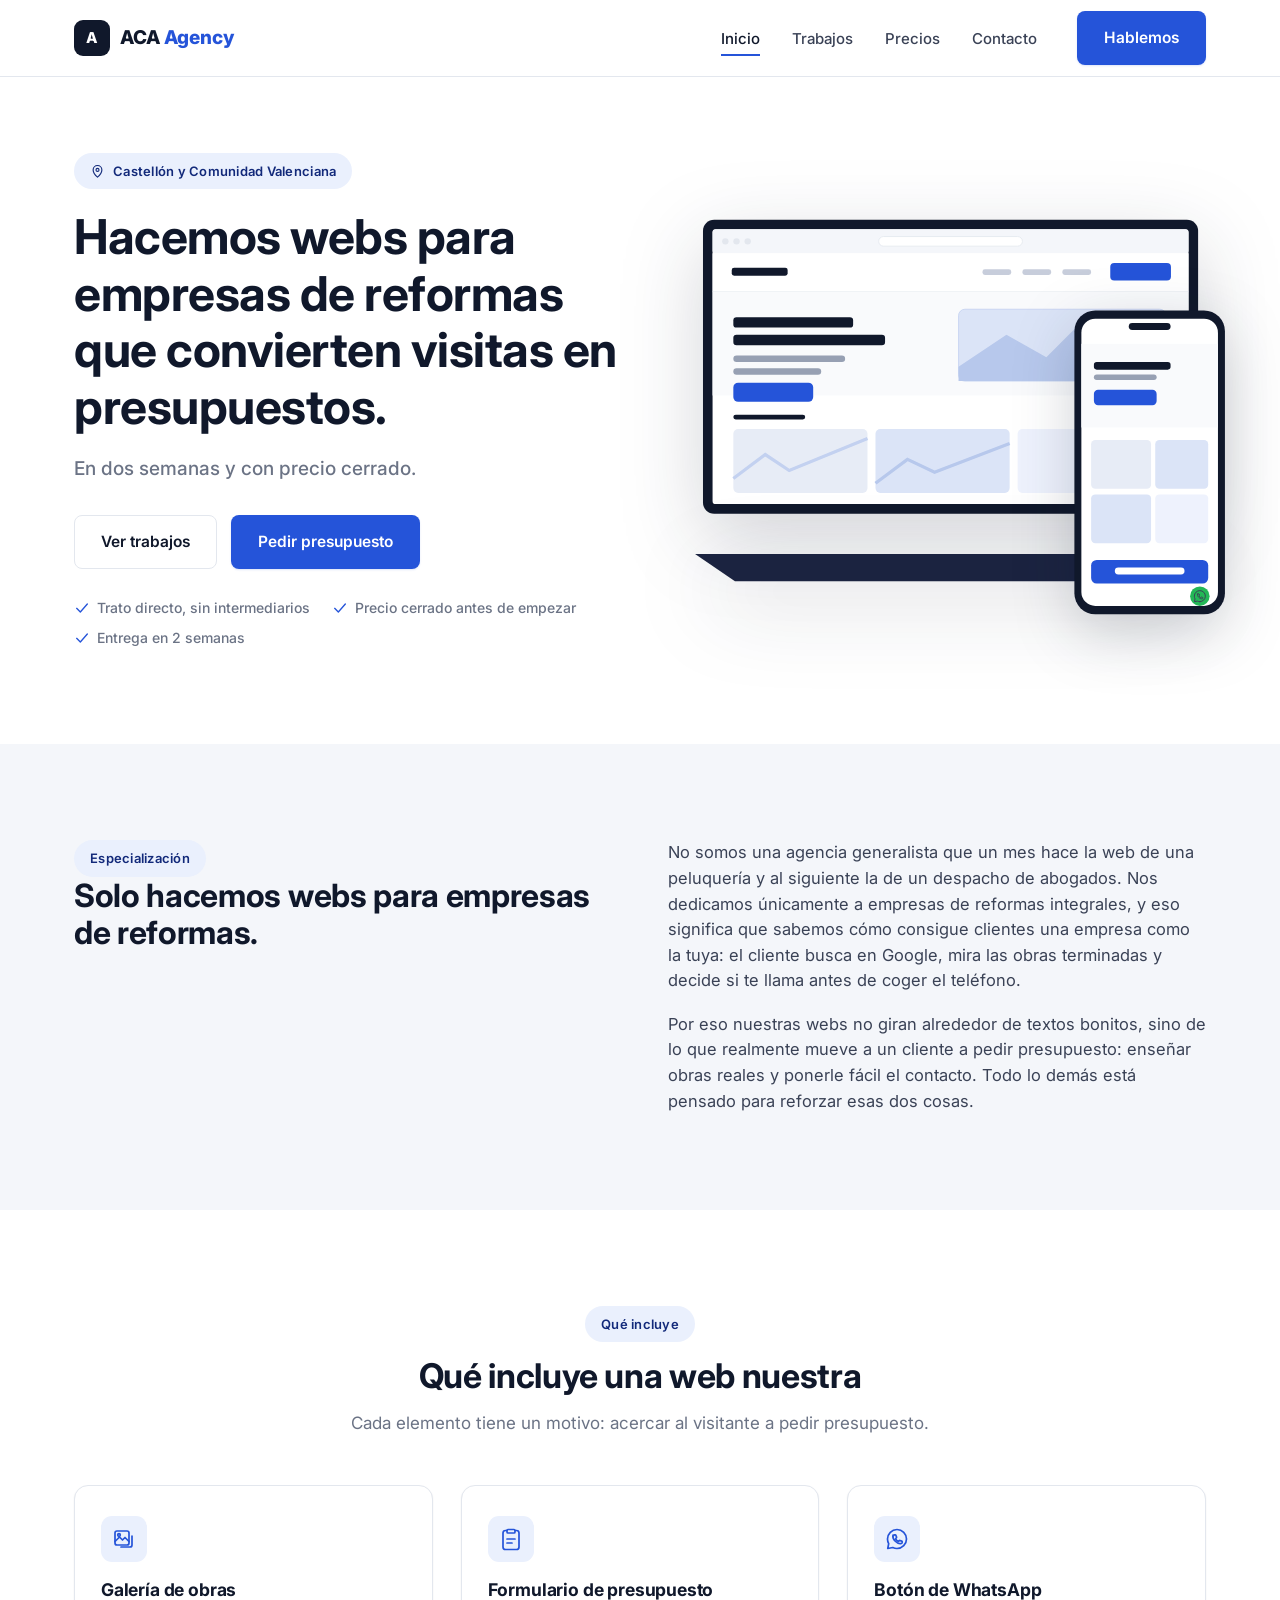
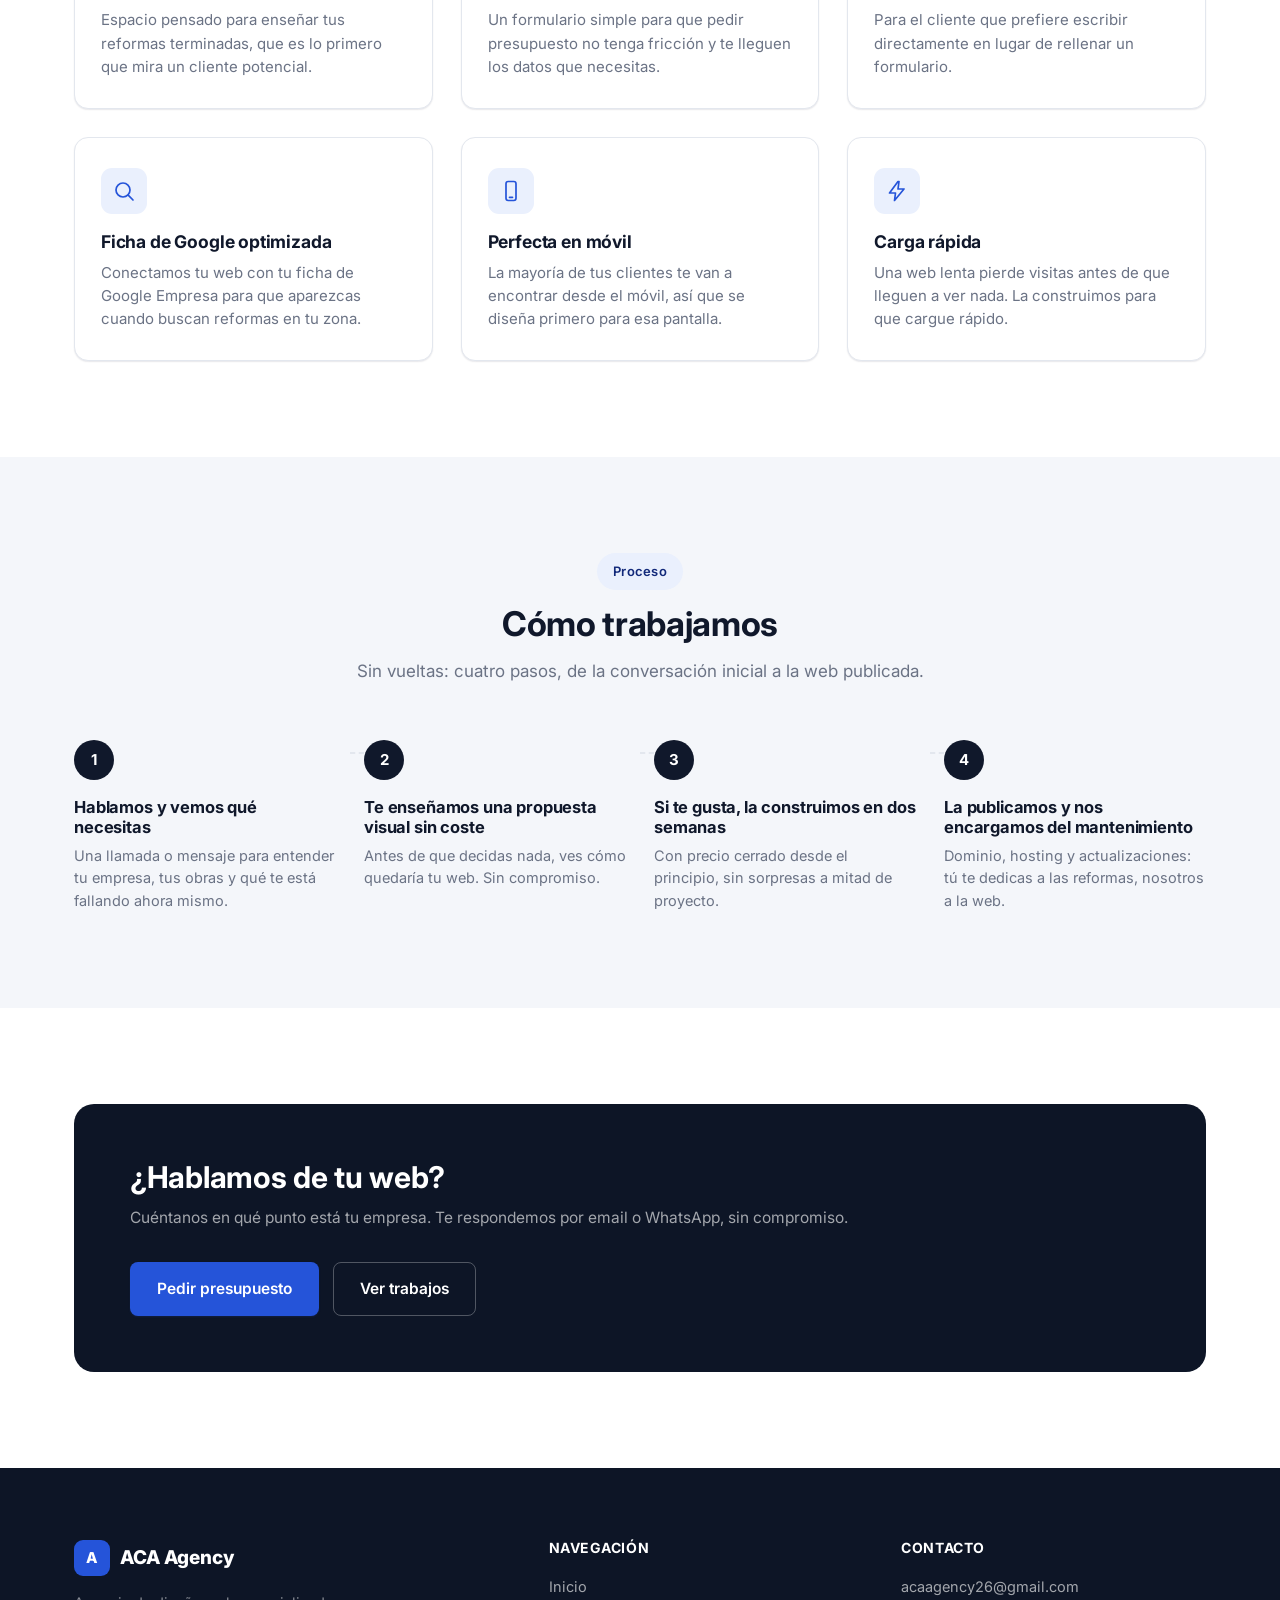
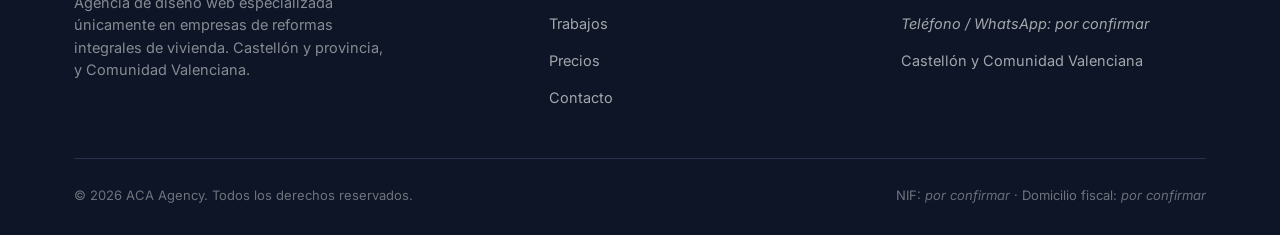
<file: index.html>
<!DOCTYPE html>
<html lang="es">
<head>
<meta charset="UTF-8">
<meta name="viewport" content="width=device-width, initial-scale=1.0">
<title>ACA Agency | Webs para empresas de reformas</title>
<meta name="description" content="Diseñamos webs para empresas de reformas integrales que convierten visitas en solicitudes de presupuesto. Entrega en dos semanas, precio cerrado. Castellón y Comunidad Valenciana.">
<link rel="icon" href="data:image/svg+xml,<svg xmlns=%22http://www.w3.org/2000/svg%22 viewBox=%220 0 100 100%22><rect width=%22100%22 height=%22100%22 rx=%2222%22 fill=%22%2310182b%22/><text x=%2250%22 y=%2266%22 font-size=%2244%22 font-weight=%22800%22 text-anchor=%22middle%22 fill=%22%23ffffff%22 font-family=%22Arial,sans-serif%22>A</text></svg>">
<link rel="preconnect" href="https://fonts.googleapis.com">
<link rel="preconnect" href="https://fonts.gstatic.com" crossorigin>
<link href="https://fonts.googleapis.com/css2?family=Inter:wght@400;500;600;700;800&display=swap" rel="stylesheet">
<link rel="stylesheet" href="styles.css">
</head>
<body>

<!-- ===== SPRITE DE ICONOS ===== -->
<svg width="0" height="0" style="position:absolute" aria-hidden="true" focusable="false">
<defs>
  <symbol id="icon-menu" viewBox="0 0 24 24" fill="none" stroke="currentColor" stroke-width="1.8" stroke-linecap="round"><line x1="3" y1="6" x2="21" y2="6"/><line x1="3" y1="12" x2="21" y2="12"/><line x1="3" y1="18" x2="21" y2="18"/></symbol>
  <symbol id="icon-close" viewBox="0 0 24 24" fill="none" stroke="currentColor" stroke-width="1.8" stroke-linecap="round"><line x1="5" y1="5" x2="19" y2="19"/><line x1="19" y1="5" x2="5" y2="19"/></symbol>
  <symbol id="icon-pin" viewBox="0 0 24 24" fill="none" stroke="currentColor" stroke-width="1.8" stroke-linecap="round" stroke-linejoin="round"><path d="M12 21s7-6.2 7-11.6A7 7 0 0 0 5 9.4C5 14.8 12 21 12 21Z"/><circle cx="12" cy="9.4" r="2.4"/></symbol>
  <symbol id="icon-check" viewBox="0 0 24 24" fill="none" stroke="currentColor" stroke-width="2" stroke-linecap="round" stroke-linejoin="round"><path d="M4 12.5 9.5 18 20 6"/></symbol>
  <symbol id="icon-gallery" viewBox="0 0 24 24" fill="none" stroke="currentColor" stroke-width="1.7" stroke-linecap="round" stroke-linejoin="round"><rect x="3" y="4" width="14" height="14" rx="2"/><path d="M3 14.5 7.5 10l3 3 2.5-2.5L17 14.5"/><circle cx="7" cy="8" r="1.3"/><path d="M9 20h9a2 2 0 0 0 2-2V9"/></symbol>
  <symbol id="icon-form" viewBox="0 0 24 24" fill="none" stroke="currentColor" stroke-width="1.7" stroke-linecap="round" stroke-linejoin="round"><path d="M8 3.5H6.5A2.5 2.5 0 0 0 4 6v14a2.5 2.5 0 0 0 2.5 2.5h11A2.5 2.5 0 0 0 20 20V6a2.5 2.5 0 0 0-2.5-2.5H16"/><rect x="8" y="2.5" width="8" height="3.5" rx="1"/><line x1="8" y1="12" x2="16" y2="12"/><line x1="8" y1="16" x2="13" y2="16"/></symbol>
  <symbol id="icon-whatsapp" viewBox="0 0 24 24" fill="none" stroke="currentColor" stroke-width="1.7" stroke-linecap="round" stroke-linejoin="round"><path d="M12 21.5c5.25 0 9.5-4.25 9.5-9.5S17.25 2.5 12 2.5 2.5 6.75 2.5 12c0 1.68.44 3.26 1.2 4.63L2.75 21.5l5.02-.97A9.44 9.44 0 0 0 12 21.5Z"/><path d="M8.5 8.7c.15-.55.65-.9 1.2-.85h.55c.35 0 .6.25.7.55l.6 1.7c.1.3 0 .6-.2.8l-.6.6c-.1.1-.15.3-.05.45.5.9 1.5 1.9 2.4 2.4.15.1.35.05.45-.05l.6-.6c.2-.2.5-.3.8-.2l1.7.6c.3.1.55.35.55.7v.55c.05.55-.3 1.05-.85 1.2-1.9.5-4.35-.6-6.05-2.3-1.7-1.7-2.8-4.15-2.3-6.05Z"/></symbol>
  <symbol id="icon-search" viewBox="0 0 24 24" fill="none" stroke="currentColor" stroke-width="1.7" stroke-linecap="round" stroke-linejoin="round"><circle cx="11" cy="11" r="7"/><line x1="16.2" y1="16.2" x2="21" y2="21"/></symbol>
  <symbol id="icon-mobile" viewBox="0 0 24 24" fill="none" stroke="currentColor" stroke-width="1.7" stroke-linecap="round" stroke-linejoin="round"><rect x="7" y="2.5" width="10" height="19" rx="2.2"/><line x1="10.5" y1="18.3" x2="13.5" y2="18.3"/></symbol>
  <symbol id="icon-bolt" viewBox="0 0 24 24" fill="none" stroke="currentColor" stroke-width="1.7" stroke-linecap="round" stroke-linejoin="round"><path d="M13 2.5 4.5 14h6l-1 7.5L19 10h-6l1-7.5Z"/></symbol>
  <symbol id="icon-mail" viewBox="0 0 24 24" fill="none" stroke="currentColor" stroke-width="1.7" stroke-linecap="round" stroke-linejoin="round"><rect x="2.5" y="4.5" width="19" height="15" rx="2.3"/><path d="m3.5 6 8.5 6.5L20.5 6"/></symbol>
  <symbol id="icon-phone" viewBox="0 0 24 24" fill="none" stroke="currentColor" stroke-width="1.7" stroke-linecap="round" stroke-linejoin="round"><path d="M5 3.5h3l1.6 4.3-2 1.7a13 13 0 0 0 6.9 6.9l1.7-2 4.3 1.6v3a1.6 1.6 0 0 1-1.7 1.6A16.5 16.5 0 0 1 3.4 5.2 1.6 1.6 0 0 1 5 3.5Z"/></symbol>
  <symbol id="icon-plus" viewBox="0 0 24 24" fill="none" stroke="currentColor" stroke-width="1.9" stroke-linecap="round"><line x1="12" y1="5" x2="12" y2="19"/><line x1="5" y1="12" x2="19" y2="12"/></symbol>
  <symbol id="icon-info" viewBox="0 0 24 24" fill="none" stroke="currentColor" stroke-width="1.7" stroke-linecap="round" stroke-linejoin="round"><circle cx="12" cy="12" r="9"/><line x1="12" y1="11" x2="12" y2="16.5"/><circle cx="12" cy="7.7" r="0.9" fill="currentColor" stroke="none"/></symbol>
  <symbol id="icon-clock" viewBox="0 0 24 24" fill="none" stroke="currentColor" stroke-width="1.7" stroke-linecap="round" stroke-linejoin="round"><circle cx="12" cy="12" r="9"/><path d="M12 7v5.3l3.5 2"/></symbol>
</defs>
</svg>

<!-- ===== CABECERA ===== -->
<header class="site-header">
  <div class="container">
    <a href="index.html" class="brand">
      <span class="brand-mark">A</span>
      <span class="brand-name">ACA <span>Agency</span></span>
    </a>
    <nav class="site-nav" id="site-nav">
      <ul class="nav-links">
        <li><a href="index.html" aria-current="page">Inicio</a></li>
        <li><a href="trabajos.html">Trabajos</a></li>
        <li><a href="precios.html">Precios</a></li>
        <li><a href="contacto.html">Contacto</a></li>
      </ul>
      <div class="header-actions">
        <a href="contacto.html" class="btn btn-primary">Hablemos</a>
      </div>
    </nav>
    <button class="nav-toggle" aria-label="Abrir menú" aria-expanded="false" aria-controls="site-nav">
      <svg class="icon-menu"><use href="#icon-menu"/></svg>
      <svg class="icon-close"><use href="#icon-close"/></svg>
    </button>
  </div>
</header>

<main>

  <!-- ===== HERO ===== -->
  <section class="hero">
    <div class="container">
      <div class="hero-copy">
        <span class="eyebrow"><svg><use href="#icon-pin"/></svg> Castellón y Comunidad Valenciana</span>
        <h1>Hacemos webs para empresas de reformas que convierten visitas en presupuestos.</h1>
        <p class="hero-sub">En dos semanas y con precio cerrado.</p>
        <div class="hero-actions">
          <a href="trabajos.html" class="btn btn-secondary">Ver trabajos</a>
          <a href="contacto.html" class="btn btn-primary">Pedir presupuesto</a>
        </div>
        <ul class="hero-trust">
          <li><svg><use href="#icon-check"/></svg> Trato directo, sin intermediarios</li>
          <li><svg><use href="#icon-check"/></svg> Precio cerrado antes de empezar</li>
          <li><svg><use href="#icon-check"/></svg> Entrega en 2 semanas</li>
        </ul>
      </div>

      <div class="hero-visual">
        <div class="mockup-stage">
          <!-- Mockup portátil -->
          <svg class="mockup-laptop" viewBox="0 0 640 430" xmlns="http://www.w3.org/2000/svg">
            <rect x="10" y="6" width="620" height="368" rx="14" fill="#10182b"/>
            <rect x="22" y="18" width="596" height="344" rx="4" fill="#ffffff"/>
            <!-- barra navegador -->
            <rect x="22" y="18" width="596" height="30" rx="4" fill="#f4f6fa"/>
            <circle cx="38" cy="33" r="4" fill="#e3e7ee"/>
            <circle cx="52" cy="33" r="4" fill="#e3e7ee"/>
            <circle cx="66" cy="33" r="4" fill="#e3e7ee"/>
            <rect x="230" y="27" width="180" height="12" rx="6" fill="#ffffff" stroke="#e3e7ee"/>
            <!-- header del sitio -->
            <rect x="22" y="48" width="596" height="48" fill="#ffffff"/>
            <rect x="46" y="66" width="70" height="10" rx="3" fill="#10182b"/>
            <rect x="360" y="68" width="36" height="7" rx="3" fill="#c7cddb"/>
            <rect x="410" y="68" width="36" height="7" rx="3" fill="#c7cddb"/>
            <rect x="460" y="68" width="36" height="7" rx="3" fill="#c7cddb"/>
            <rect x="520" y="60" width="76" height="22" rx="5" fill="#2554d9"/>
            <line x1="22" y1="96" x2="618" y2="96" stroke="#e3e7ee"/>
            <!-- hero del sitio -->
            <rect x="22" y="96" width="596" height="130" fill="#f9fafc"/>
            <rect x="48" y="128" width="150" height="13" rx="4" fill="#10182b"/>
            <rect x="48" y="150" width="190" height="13" rx="4" fill="#10182b"/>
            <rect x="48" y="176" width="140" height="8" rx="4" fill="#97a0b3"/>
            <rect x="48" y="192" width="110" height="8" rx="4" fill="#97a0b3"/>
            <rect x="48" y="210" width="100" height="24" rx="6" fill="#2554d9"/>
            <rect x="330" y="118" width="260" height="90" rx="8" fill="#dbe4f7"/>
            <rect x="330" y="118" width="260" height="90" rx="8" fill="none" stroke="#c3d1f0"/>
            <path d="M330 190 L390 150 L440 178 L480 138 L590 185 L590 208 L330 208 Z" fill="#b7c8ec"/>
            <!-- galería de obras -->
            <rect x="48" y="250" width="90" height="6" rx="3" fill="#10182b"/>
            <rect x="48" y="268" width="168" height="80" rx="6" fill="#e7ecf6"/>
            <rect x="226" y="268" width="168" height="80" rx="6" fill="#dbe4f7"/>
            <rect x="404" y="268" width="192" height="80" rx="6" fill="#eef2fd"/>
            <path d="M48 330 L88 300 L118 320 L216 280" stroke="#c3d1f0" stroke-width="4" fill="none"/>
            <path d="M226 336 L266 306 L300 322 L394 286" stroke="#b7c8ec" stroke-width="4" fill="none"/>
          </svg>

          <!-- soporte del portátil -->
          <svg class="mockup-laptop" viewBox="0 0 640 40" xmlns="http://www.w3.org/2000/svg" style="margin-top:-4px">
            <path d="M0 0 H640 L590 34 H50 Z" fill="#1b2340"/>
          </svg>

          <!-- Mockup móvil -->
          <svg class="mockup-phone" viewBox="0 0 220 440" xmlns="http://www.w3.org/2000/svg">
            <rect x="2" y="2" width="216" height="436" rx="30" fill="#10182b"/>
            <rect x="12" y="14" width="196" height="412" rx="20" fill="#ffffff"/>
            <rect x="80" y="20" width="60" height="10" rx="5" fill="#10182b"/>
            <rect x="12" y="50" width="196" height="120" fill="#f9fafc"/>
            <rect x="30" y="76" width="110" height="11" rx="4" fill="#10182b"/>
            <rect x="30" y="94" width="90" height="8" rx="4" fill="#97a0b3"/>
            <rect x="30" y="116" width="90" height="22" rx="6" fill="#2554d9"/>
            <rect x="26" y="188" width="86" height="70" rx="6" fill="#e7ecf6"/>
            <rect x="118" y="188" width="76" height="70" rx="6" fill="#dbe4f7"/>
            <rect x="26" y="266" width="86" height="70" rx="6" fill="#dbe4f7"/>
            <rect x="118" y="266" width="76" height="70" rx="6" fill="#eef2fd"/>
            <rect x="26" y="360" width="168" height="34" rx="8" fill="#2554d9"/>
            <rect x="60" y="371" width="100" height="10" rx="5" fill="#ffffff"/>
            <circle cx="182" cy="412" r="14" fill="#23b757"/>
            <svg x="172" y="402" width="20" height="20" viewBox="0 0 24 24"><use href="#icon-whatsapp" fill="none" stroke="#ffffff" stroke-width="1.9"/></svg>
          </svg>
        </div>
      </div>
    </div>
  </section>

  <!-- ===== SOLO REFORMAS ===== -->
  <section class="section section-alt">
    <div class="container about-grid">
      <div>
        <span class="eyebrow">Especialización</span>
        <h2>Solo hacemos webs para empresas de reformas.</h2>
      </div>
      <div class="about-copy">
        <p>No somos una agencia generalista que un mes hace la web de una peluquería y al siguiente la de un despacho de abogados. Nos dedicamos únicamente a empresas de reformas integrales, y eso significa que sabemos cómo consigue clientes una empresa como la tuya: el cliente busca en Google, mira las obras terminadas y decide si te llama antes de coger el teléfono.</p>
        <p>Por eso nuestras webs no giran alrededor de textos bonitos, sino de lo que realmente mueve a un cliente a pedir presupuesto: enseñar obras reales y ponerle fácil el contacto. Todo lo demás está pensado para reforzar esas dos cosas.</p>
      </div>
    </div>
  </section>

  <!-- ===== QUÉ INCLUYE ===== -->
  <section class="section">
    <div class="container">
      <div class="section-head center">
        <span class="eyebrow">Qué incluye</span>
        <h2>Qué incluye una web nuestra</h2>
        <p>Cada elemento tiene un motivo: acercar al visitante a pedir presupuesto.</p>
      </div>
      <div class="feature-grid">
        <div class="feature-card">
          <div class="feature-icon"><svg><use href="#icon-gallery"/></svg></div>
          <h3>Galería de obras</h3>
          <p>Espacio pensado para enseñar tus reformas terminadas, que es lo primero que mira un cliente potencial.</p>
        </div>
        <div class="feature-card">
          <div class="feature-icon"><svg><use href="#icon-form"/></svg></div>
          <h3>Formulario de presupuesto</h3>
          <p>Un formulario simple para que pedir presupuesto no tenga fricción y te lleguen los datos que necesitas.</p>
        </div>
        <div class="feature-card">
          <div class="feature-icon"><svg><use href="#icon-whatsapp"/></svg></div>
          <h3>Botón de WhatsApp</h3>
          <p>Para el cliente que prefiere escribir directamente en lugar de rellenar un formulario.</p>
        </div>
        <div class="feature-card">
          <div class="feature-icon"><svg><use href="#icon-search"/></svg></div>
          <h3>Ficha de Google optimizada</h3>
          <p>Conectamos tu web con tu ficha de Google Empresa para que aparezcas cuando buscan reformas en tu zona.</p>
        </div>
        <div class="feature-card">
          <div class="feature-icon"><svg><use href="#icon-mobile"/></svg></div>
          <h3>Perfecta en móvil</h3>
          <p>La mayoría de tus clientes te van a encontrar desde el móvil, así que se diseña primero para esa pantalla.</p>
        </div>
        <div class="feature-card">
          <div class="feature-icon"><svg><use href="#icon-bolt"/></svg></div>
          <h3>Carga rápida</h3>
          <p>Una web lenta pierde visitas antes de que lleguen a ver nada. La construimos para que cargue rápido.</p>
        </div>
      </div>
    </div>
  </section>

  <!-- ===== CÓMO TRABAJAMOS ===== -->
  <section class="section section-alt">
    <div class="container">
      <div class="section-head center">
        <span class="eyebrow">Proceso</span>
        <h2>Cómo trabajamos</h2>
        <p>Sin vueltas: cuatro pasos, de la conversación inicial a la web publicada.</p>
      </div>
      <div class="steps-grid">
        <div class="step-card">
          <span class="step-num">1</span>
          <h3>Hablamos y vemos qué necesitas</h3>
          <p>Una llamada o mensaje para entender tu empresa, tus obras y qué te está fallando ahora mismo.</p>
        </div>
        <div class="step-card">
          <span class="step-num">2</span>
          <h3>Te enseñamos una propuesta visual sin coste</h3>
          <p>Antes de que decidas nada, ves cómo quedaría tu web. Sin compromiso.</p>
        </div>
        <div class="step-card">
          <span class="step-num">3</span>
          <h3>Si te gusta, la construimos en dos semanas</h3>
          <p>Con precio cerrado desde el principio, sin sorpresas a mitad de proyecto.</p>
        </div>
        <div class="step-card">
          <span class="step-num">4</span>
          <h3>La publicamos y nos encargamos del mantenimiento</h3>
          <p>Dominio, hosting y actualizaciones: tú te dedicas a las reformas, nosotros a la web.</p>
        </div>
      </div>
    </div>
  </section>

  <!-- ===== CTA FINAL ===== -->
  <section class="section">
    <div class="container">
      <div class="cta-band">
        <div>
          <h2>¿Hablamos de tu web?</h2>
          <p>Cuéntanos en qué punto está tu empresa. Te respondemos por email o WhatsApp, sin compromiso.</p>
        </div>
        <div class="cta-band-actions">
          <a href="contacto.html" class="btn btn-primary">Pedir presupuesto</a>
          <a href="trabajos.html" class="btn btn-ghost-light">Ver trabajos</a>
        </div>
      </div>
    </div>
  </section>

</main>

<!-- ===== PIE ===== -->
<footer class="site-footer">
  <div class="container">
    <div class="footer-grid">
      <div class="footer-brand">
        <a href="index.html" class="brand">
          <span class="brand-mark">A</span>
          <span class="brand-name">ACA Agency</span>
        </a>
        <p>Agencia de diseño web especializada únicamente en empresas de reformas integrales de vivienda. Castellón y provincia, y Comunidad Valenciana.</p>
      </div>
      <div class="footer-col">
        <h4>Navegación</h4>
        <ul>
          <li><a href="index.html">Inicio</a></li>
          <li><a href="trabajos.html">Trabajos</a></li>
          <li><a href="precios.html">Precios</a></li>
          <li><a href="contacto.html">Contacto</a></li>
        </ul>
      </div>
      <div class="footer-col">
        <h4>Contacto</h4>
        <ul>
          <li><a href="mailto:acaagency26@gmail.com">acaagency26@gmail.com</a></li>
          <li><span class="pending">Teléfono / WhatsApp: por confirmar</span></li>
          <li><span>Castellón y Comunidad Valenciana</span></li>
        </ul>
      </div>
    </div>
    <div class="footer-legal">
      <span>© 2026 ACA Agency. Todos los derechos reservados.</span>
      <span>NIF: <span class="pending">por confirmar</span> · Domicilio fiscal: <span class="pending">por confirmar</span></span>
    </div>
  </div>
</footer>

<script src="script.js"></script>
</body>
</html>
</file>
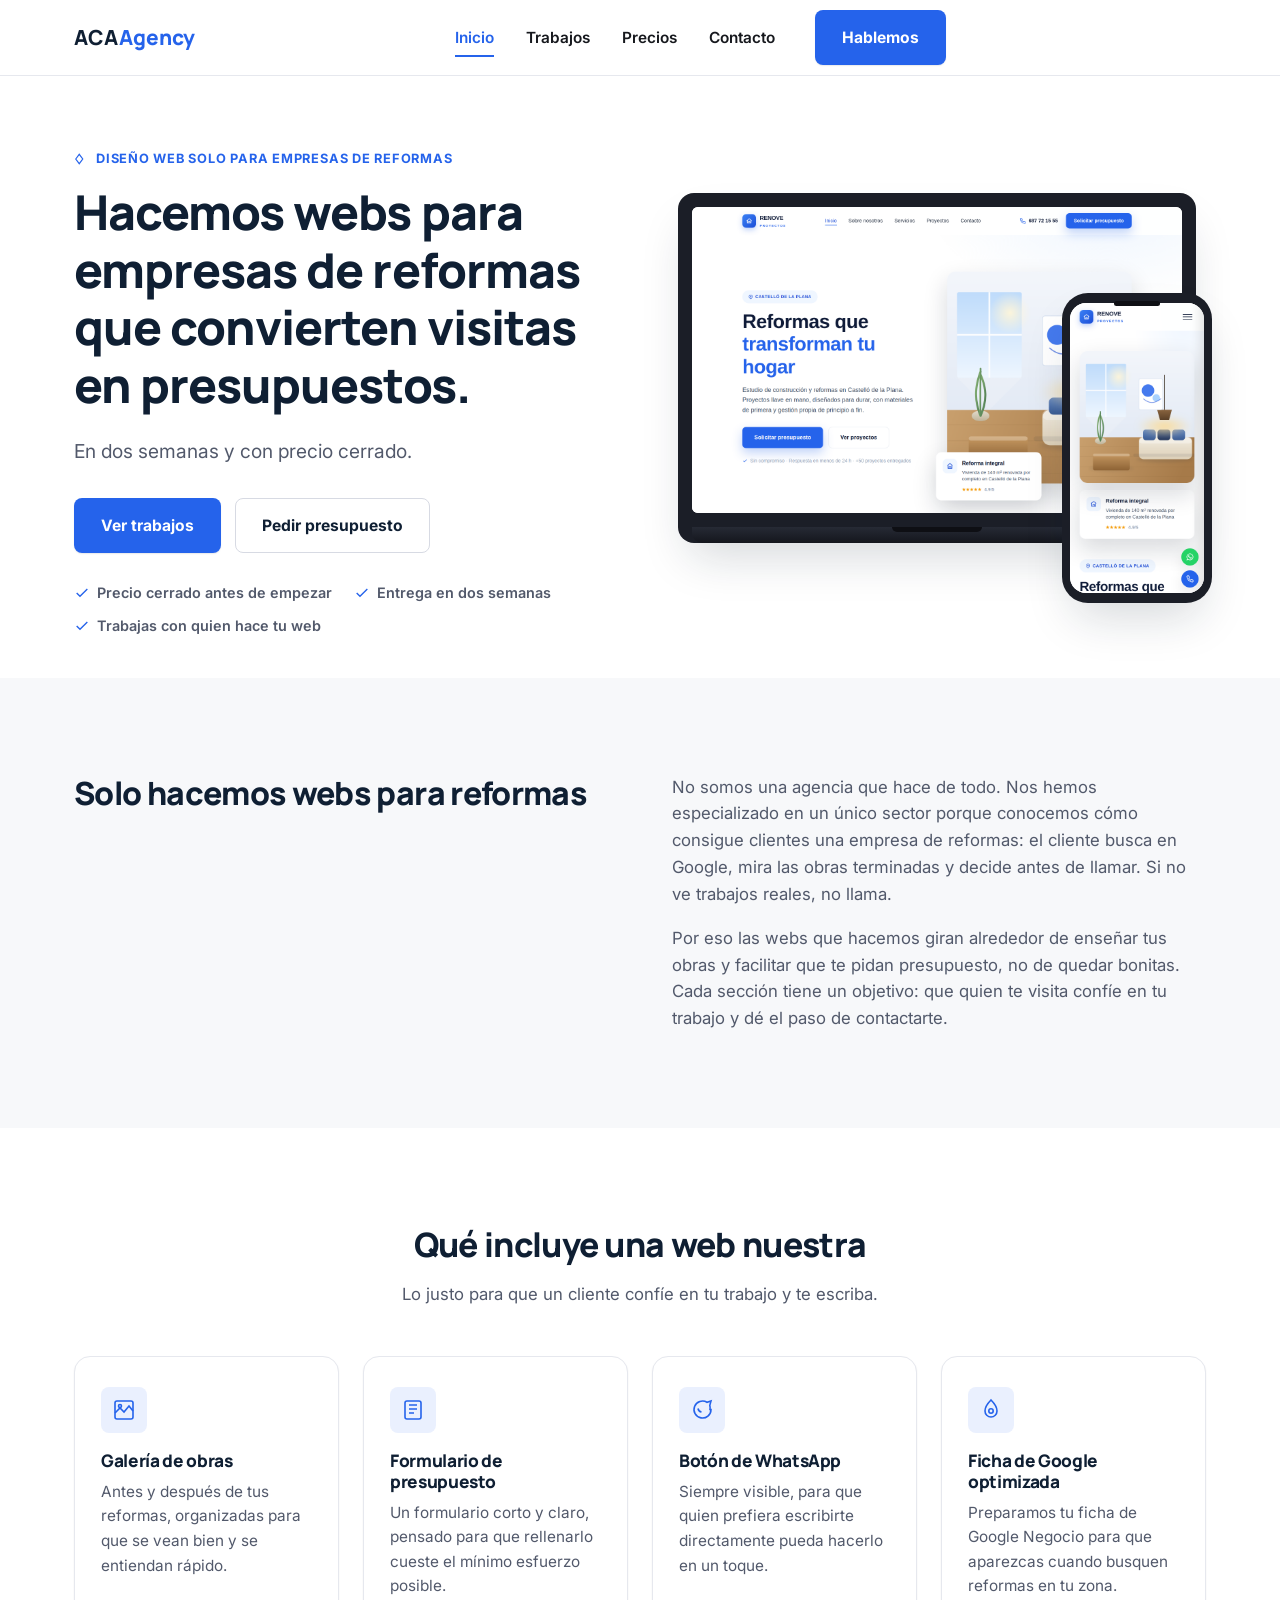
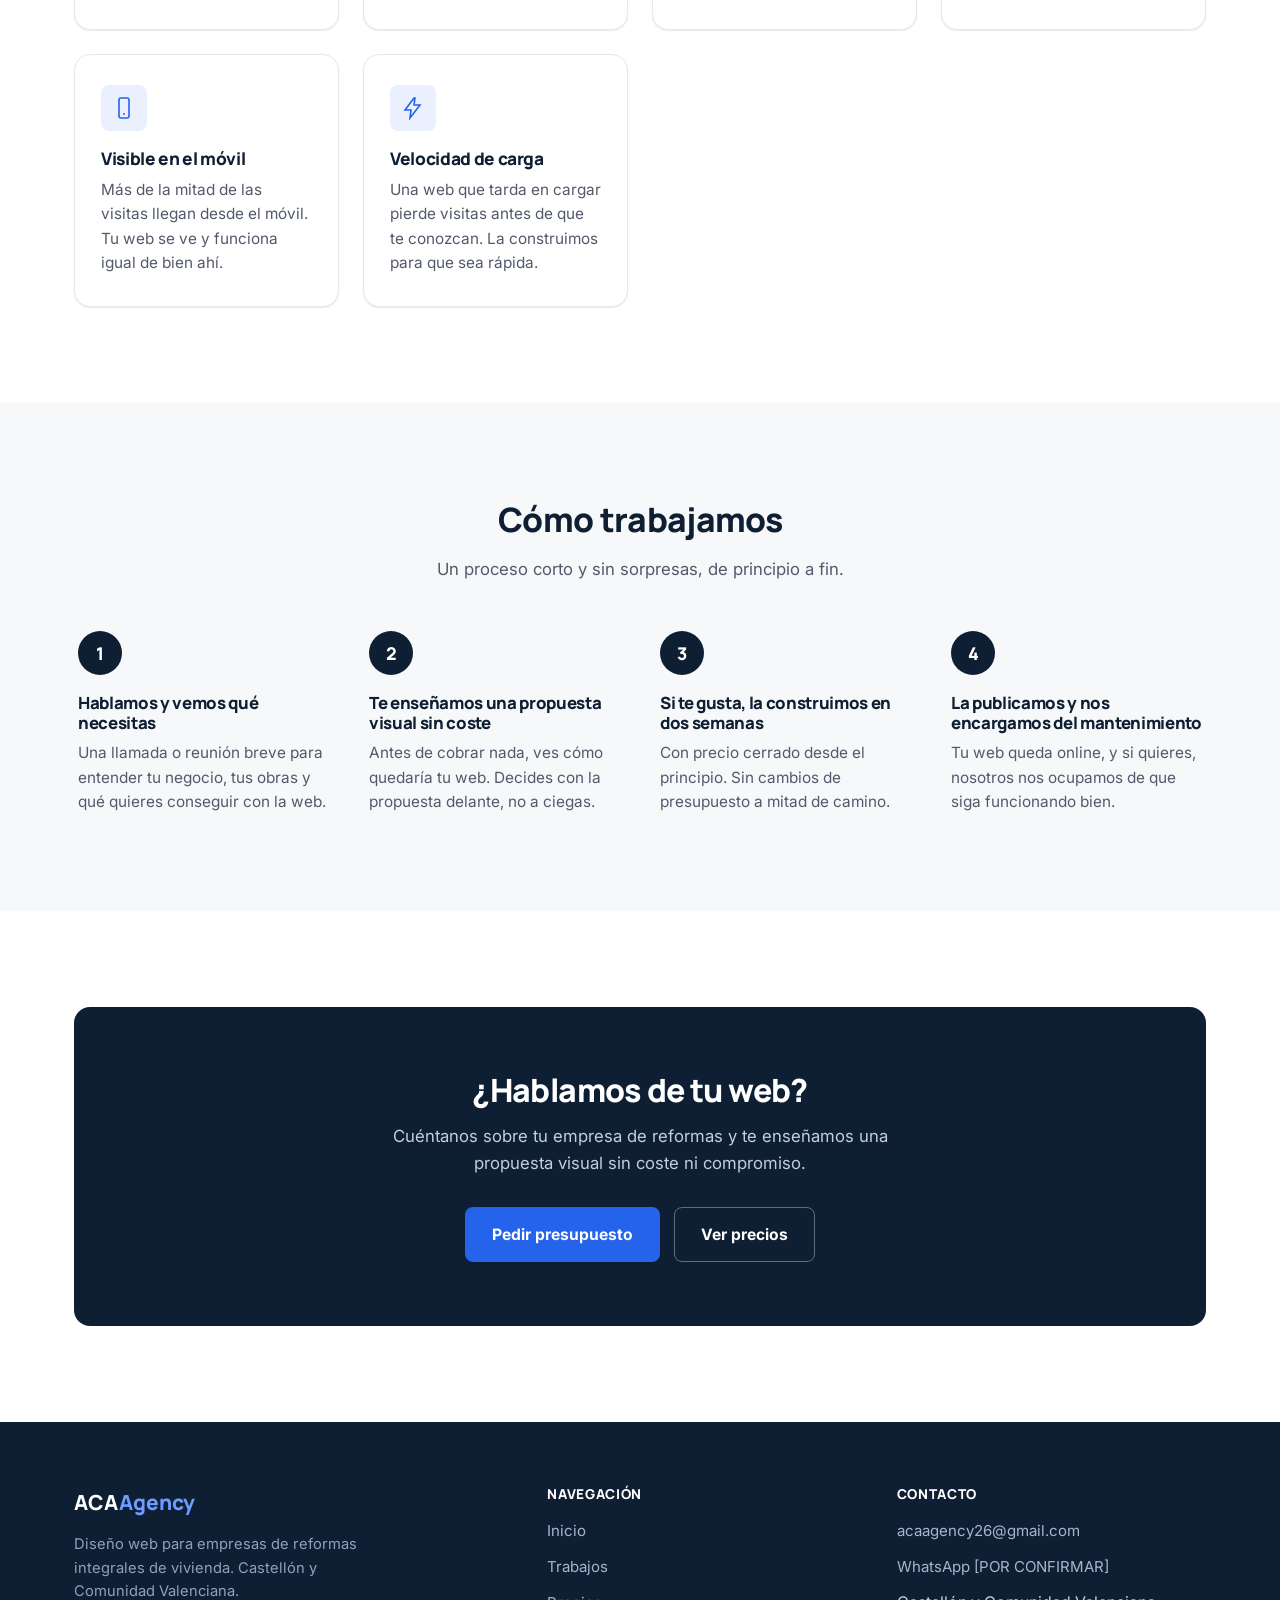
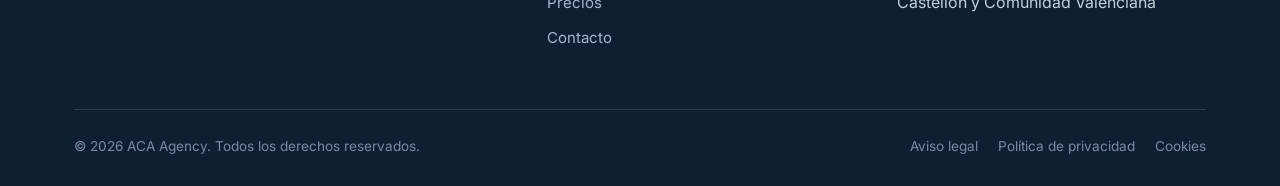
<file: agencia/index.html>
<!DOCTYPE html>
<html lang="es">
<head>
<meta charset="UTF-8">
<meta name="viewport" content="width=device-width, initial-scale=1.0">
<title>ACA Agency — Diseño web para empresas de reformas en Castellón</title>
<meta name="description" content="Diseñamos webs para empresas de reformas integrales que convierten visitas en solicitudes de presupuesto. Entrega en dos semanas, precio cerrado. Castellón y Comunidad Valenciana.">
<link rel="canonical" href="index.html">
<link rel="icon" href="data:image/svg+xml,<svg xmlns=%22http://www.w3.org/2000/svg%22 viewBox=%220 0 100 100%22><rect width=%22100%22 height=%22100%22 rx=%2222%22 fill=%22%230f1f33%22/><text x=%2250%22 y=%2268%22 font-size=%2254%22 font-weight=%22800%22 text-anchor=%22middle%22 fill=%22%232563eb%22 font-family=%22Arial,sans-serif%22>A</text></svg>">
<link rel="preconnect" href="https://fonts.googleapis.com">
<link rel="preconnect" href="https://fonts.gstatic.com" crossorigin>
<link href="https://fonts.googleapis.com/css2?family=Inter:wght@400;500;600;700&family=Manrope:wght@700;800&display=swap" rel="stylesheet">
<link rel="stylesheet" href="css/styles.css">
</head>
<body>

<header class="site-header">
  <div class="container">
    <a href="index.html" class="logo">ACA <span>Agency</span></a>
    <nav class="main-nav" id="main-nav">
      <ul>
        <li><a href="index.html" aria-current="page">Inicio</a></li>
        <li><a href="trabajos.html">Trabajos</a></li>
        <li><a href="precios.html">Precios</a></li>
        <li><a href="contacto.html">Contacto</a></li>
      </ul>
      <div class="header-actions">
        <a href="contacto.html" class="btn btn-primary">Hablemos</a>
      </div>
    </nav>
    <div class="header-actions">
      <button class="nav-toggle" aria-label="Abrir menú" aria-expanded="false"><span></span></button>
    </div>
  </div>
</header>

<main>

  <!-- HERO -->
  <section class="hero">
    <div class="container">
      <div class="hero-content">
        <p class="eyebrow">
          <svg width="14" height="14" viewBox="0 0 24 24" fill="none" stroke="currentColor" stroke-width="2"><path d="M3 12l6-8 6 8-6 8-6-8z"/></svg>
          Diseño web solo para empresas de reformas
        </p>
        <h1>Hacemos webs para empresas de reformas que convierten visitas en presupuestos.</h1>
        <p class="lead">En dos semanas y con precio cerrado.</p>
        <div class="hero-actions">
          <a href="trabajos.html" class="btn btn-primary">Ver trabajos</a>
          <a href="contacto.html" class="btn btn-secondary">Pedir presupuesto</a>
        </div>
        <ul class="hero-trust">
          <li><svg viewBox="0 0 24 24" fill="none" stroke="currentColor" stroke-width="2"><path d="M20 6L9 17l-5-5"/></svg>Precio cerrado antes de empezar</li>
          <li><svg viewBox="0 0 24 24" fill="none" stroke="currentColor" stroke-width="2"><path d="M20 6L9 17l-5-5"/></svg>Entrega en dos semanas</li>
          <li><svg viewBox="0 0 24 24" fill="none" stroke="currentColor" stroke-width="2"><path d="M20 6L9 17l-5-5"/></svg>Trabajas con quien hace tu web</li>
        </ul>
      </div>

      <div class="device-mock" aria-hidden="true">
        <div class="laptop">
          <div class="laptop-screen">
            <img src="assets/renove-desktop.png" alt="">
          </div>
          <div class="laptop-base"></div>
        </div>
        <div class="phone">
          <div class="phone-notch"></div>
          <div class="phone-screen">
            <img src="assets/renove-mobile.png" alt="">
          </div>
        </div>
      </div>
    </div>
  </section>

  <!-- SOLO REFORMAS -->
  <section class="alt">
    <div class="container split">
      <div>
        <h2>Solo hacemos webs para reformas</h2>
      </div>
      <div>
        <p>No somos una agencia que hace de todo. Nos hemos especializado en un único sector porque conocemos cómo consigue clientes una empresa de reformas: el cliente busca en Google, mira las obras terminadas y decide antes de llamar. Si no ve trabajos reales, no llama.</p>
        <p>Por eso las webs que hacemos giran alrededor de enseñar tus obras y facilitar que te pidan presupuesto, no de quedar bonitas. Cada sección tiene un objetivo: que quien te visita confíe en tu trabajo y dé el paso de contactarte.</p>
      </div>
    </div>
  </section>

  <!-- QUÉ INCLUYE -->
  <section>
    <div class="container">
      <div class="section-head center">
        <h2>Qué incluye una web nuestra</h2>
        <p>Lo justo para que un cliente confíe en tu trabajo y te escriba.</p>
      </div>
      <div class="feature-grid">
        <div class="feature-card">
          <div class="icon-badge">
            <svg viewBox="0 0 24 24" fill="none" stroke="currentColor" stroke-width="1.6"><rect x="3" y="3" width="18" height="18" rx="2"/><path d="M3 15l5-5 4 4 5-6 4 5"/><circle cx="8" cy="8" r="1.5"/></svg>
          </div>
          <h3>Galería de obras</h3>
          <p>Antes y después de tus reformas, organizadas para que se vean bien y se entiendan rápido.</p>
        </div>
        <div class="feature-card">
          <div class="icon-badge">
            <svg viewBox="0 0 24 24" fill="none" stroke="currentColor" stroke-width="1.6"><rect x="4" y="3" width="16" height="18" rx="2"/><path d="M8 7h8M8 11h8M8 15h5"/></svg>
          </div>
          <h3>Formulario de presupuesto</h3>
          <p>Un formulario corto y claro, pensado para que rellenarlo cueste el mínimo esfuerzo posible.</p>
        </div>
        <div class="feature-card">
          <div class="icon-badge">
            <svg viewBox="0 0 24 24" fill="none" stroke="currentColor" stroke-width="1.6"><path d="M21 11.5a8.5 8.5 0 1 1-4-7.2L21 3l-1.2 4.4a8.4 8.4 0 0 1 .2 4.1z"/><path d="M8 10.5s.5 3 3.5 3.5"/></svg>
          </div>
          <h3>Botón de WhatsApp</h3>
          <p>Siempre visible, para que quien prefiera escribirte directamente pueda hacerlo en un toque.</p>
        </div>
        <div class="feature-card">
          <div class="icon-badge">
            <svg viewBox="0 0 24 24" fill="none" stroke="currentColor" stroke-width="1.6"><path d="M12 2C8 6 6 9.5 6 13a6 6 0 0012 0c0-3.5-2-7-6-11z"/><circle cx="12" cy="13" r="2.2"/></svg>
          </div>
          <h3>Ficha de Google optimizada</h3>
          <p>Preparamos tu ficha de Google Negocio para que aparezcas cuando busquen reformas en tu zona.</p>
        </div>
        <div class="feature-card">
          <div class="icon-badge">
            <svg viewBox="0 0 24 24" fill="none" stroke="currentColor" stroke-width="1.6"><rect x="7" y="2" width="10" height="20" rx="2"/><path d="M11 18h2"/></svg>
          </div>
          <h3>Visible en el móvil</h3>
          <p>Más de la mitad de las visitas llegan desde el móvil. Tu web se ve y funciona igual de bien ahí.</p>
        </div>
        <div class="feature-card">
          <div class="icon-badge">
            <svg viewBox="0 0 24 24" fill="none" stroke="currentColor" stroke-width="1.6"><path d="M13 2L4 14h6l-1 8 10-13h-6l1-7z"/></svg>
          </div>
          <h3>Velocidad de carga</h3>
          <p>Una web que tarda en cargar pierde visitas antes de que te conozcan. La construimos para que sea rápida.</p>
        </div>
      </div>
    </div>
  </section>

  <!-- CÓMO TRABAJAMOS -->
  <section class="alt">
    <div class="container">
      <div class="section-head center">
        <h2>Cómo trabajamos</h2>
        <p>Un proceso corto y sin sorpresas, de principio a fin.</p>
      </div>
      <div class="steps">
        <div class="step">
          <div class="step-num">1</div>
          <h3>Hablamos y vemos qué necesitas</h3>
          <p>Una llamada o reunión breve para entender tu negocio, tus obras y qué quieres conseguir con la web.</p>
        </div>
        <div class="step">
          <div class="step-num">2</div>
          <h3>Te enseñamos una propuesta visual sin coste</h3>
          <p>Antes de cobrar nada, ves cómo quedaría tu web. Decides con la propuesta delante, no a ciegas.</p>
        </div>
        <div class="step">
          <div class="step-num">3</div>
          <h3>Si te gusta, la construimos en dos semanas</h3>
          <p>Con precio cerrado desde el principio. Sin cambios de presupuesto a mitad de camino.</p>
        </div>
        <div class="step">
          <div class="step-num">4</div>
          <h3>La publicamos y nos encargamos del mantenimiento</h3>
          <p>Tu web queda online, y si quieres, nosotros nos ocupamos de que siga funcionando bien.</p>
        </div>
      </div>
    </div>
  </section>

  <!-- CTA FINAL -->
  <section>
    <div class="container">
      <div class="cta-band">
        <h2>¿Hablamos de tu web?</h2>
        <p>Cuéntanos sobre tu empresa de reformas y te enseñamos una propuesta visual sin coste ni compromiso.</p>
        <div class="btn-actions">
          <a href="contacto.html" class="btn btn-primary">Pedir presupuesto</a>
          <a href="precios.html" class="btn btn-secondary">Ver precios</a>
        </div>
      </div>
    </div>
  </section>

</main>

<footer class="site-footer">
  <div class="container">
    <div class="footer-grid">
      <div class="footer-brand">
        <a href="index.html" class="logo">ACA <span>Agency</span></a>
        <p>Diseño web para empresas de reformas integrales de vivienda. Castellón y Comunidad Valenciana.</p>
      </div>
      <div class="footer-col">
        <h4>Navegación</h4>
        <ul>
          <li><a href="index.html">Inicio</a></li>
          <li><a href="trabajos.html">Trabajos</a></li>
          <li><a href="precios.html">Precios</a></li>
          <li><a href="contacto.html">Contacto</a></li>
        </ul>
      </div>
      <div class="footer-col">
        <h4>Contacto</h4>
        <ul>
          <li><a href="mailto:acaagency26@gmail.com">acaagency26@gmail.com</a></li>
          <li><a href="https://wa.me/34000000000" target="_blank" rel="noopener">WhatsApp [POR CONFIRMAR]</a></li>
          <li><span>Castellón y Comunidad Valenciana</span></li>
        </ul>
      </div>
    </div>
    <div class="footer-bottom">
      <span>&copy; 2026 ACA Agency. Todos los derechos reservados.</span>
      <div class="legal-links">
        <a href="aviso-legal.html">Aviso legal</a>
        <a href="privacidad.html">Política de privacidad</a>
        <a href="cookies.html">Cookies</a>
      </div>
    </div>
  </div>
</footer>

<script src="js/main.js"></script>
</body>
</html>
</file>
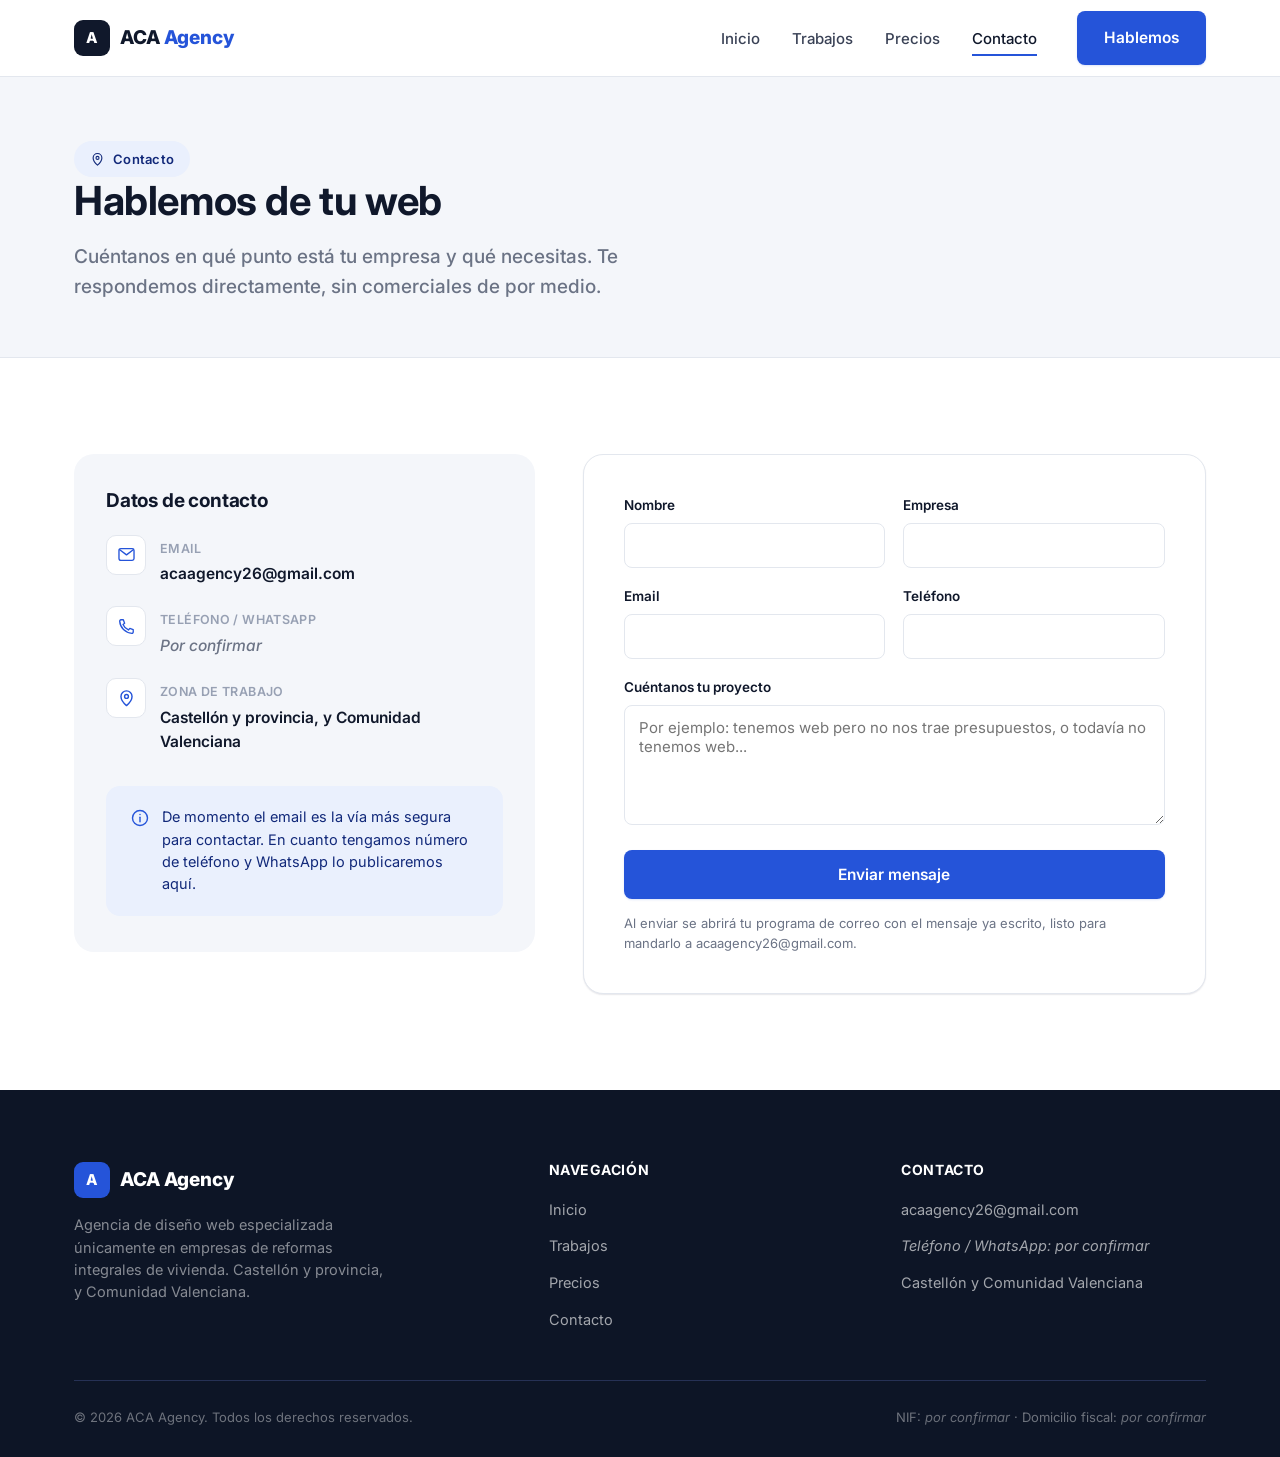
<file: contacto.html>
<!DOCTYPE html>
<html lang="es">
<head>
<meta charset="UTF-8">
<meta name="viewport" content="width=device-width, initial-scale=1.0">
<title>Contacto | ACA Agency</title>
<meta name="description" content="Pide presupuesto para la web de tu empresa de reformas. Escríbenos a acaagency26@gmail.com y te respondemos sin compromiso.">
<link rel="icon" href="data:image/svg+xml,<svg xmlns=%22http://www.w3.org/2000/svg%22 viewBox=%220 0 100 100%22><rect width=%22100%22 height=%22100%22 rx=%2222%22 fill=%22%2310182b%22/><text x=%2250%22 y=%2266%22 font-size=%2244%22 font-weight=%22800%22 text-anchor=%22middle%22 fill=%22%23ffffff%22 font-family=%22Arial,sans-serif%22>A</text></svg>">
<link rel="preconnect" href="https://fonts.googleapis.com">
<link rel="preconnect" href="https://fonts.gstatic.com" crossorigin>
<link href="https://fonts.googleapis.com/css2?family=Inter:wght@400;500;600;700;800&display=swap" rel="stylesheet">
<link rel="stylesheet" href="styles.css">
</head>
<body>

<!-- ===== SPRITE DE ICONOS ===== -->
<svg width="0" height="0" style="position:absolute" aria-hidden="true" focusable="false">
<defs>
  <symbol id="icon-menu" viewBox="0 0 24 24" fill="none" stroke="currentColor" stroke-width="1.8" stroke-linecap="round"><line x1="3" y1="6" x2="21" y2="6"/><line x1="3" y1="12" x2="21" y2="12"/><line x1="3" y1="18" x2="21" y2="18"/></symbol>
  <symbol id="icon-close" viewBox="0 0 24 24" fill="none" stroke="currentColor" stroke-width="1.8" stroke-linecap="round"><line x1="5" y1="5" x2="19" y2="19"/><line x1="19" y1="5" x2="5" y2="19"/></symbol>
  <symbol id="icon-pin" viewBox="0 0 24 24" fill="none" stroke="currentColor" stroke-width="1.8" stroke-linecap="round" stroke-linejoin="round"><path d="M12 21s7-6.2 7-11.6A7 7 0 0 0 5 9.4C5 14.8 12 21 12 21Z"/><circle cx="12" cy="9.4" r="2.4"/></symbol>
  <symbol id="icon-mail" viewBox="0 0 24 24" fill="none" stroke="currentColor" stroke-width="1.7" stroke-linecap="round" stroke-linejoin="round"><rect x="2.5" y="4.5" width="19" height="15" rx="2.3"/><path d="m3.5 6 8.5 6.5L20.5 6"/></symbol>
  <symbol id="icon-phone" viewBox="0 0 24 24" fill="none" stroke="currentColor" stroke-width="1.7" stroke-linecap="round" stroke-linejoin="round"><path d="M5 3.5h3l1.6 4.3-2 1.7a13 13 0 0 0 6.9 6.9l1.7-2 4.3 1.6v3a1.6 1.6 0 0 1-1.7 1.6A16.5 16.5 0 0 1 3.4 5.2 1.6 1.6 0 0 1 5 3.5Z"/></symbol>
  <symbol id="icon-info" viewBox="0 0 24 24" fill="none" stroke="currentColor" stroke-width="1.7" stroke-linecap="round" stroke-linejoin="round"><circle cx="12" cy="12" r="9"/><line x1="12" y1="11" x2="12" y2="16.5"/><circle cx="12" cy="7.7" r="0.9" fill="currentColor" stroke="none"/></symbol>
</defs>
</svg>

<!-- ===== CABECERA ===== -->
<header class="site-header">
  <div class="container">
    <a href="index.html" class="brand">
      <span class="brand-mark">A</span>
      <span class="brand-name">ACA <span>Agency</span></span>
    </a>
    <nav class="site-nav" id="site-nav">
      <ul class="nav-links">
        <li><a href="index.html">Inicio</a></li>
        <li><a href="trabajos.html">Trabajos</a></li>
        <li><a href="precios.html">Precios</a></li>
        <li><a href="contacto.html" aria-current="page">Contacto</a></li>
      </ul>
      <div class="header-actions">
        <a href="contacto.html" class="btn btn-primary">Hablemos</a>
      </div>
    </nav>
    <button class="nav-toggle" aria-label="Abrir menú" aria-expanded="false" aria-controls="site-nav">
      <svg class="icon-menu"><use href="#icon-menu"/></svg>
      <svg class="icon-close"><use href="#icon-close"/></svg>
    </button>
  </div>
</header>

<main>

  <!-- ===== CABECERA DE PÁGINA ===== -->
  <section class="page-hero">
    <div class="container">
      <span class="eyebrow"><svg><use href="#icon-pin"/></svg> Contacto</span>
      <h1>Hablemos de tu web</h1>
      <p class="hero-sub">Cuéntanos en qué punto está tu empresa y qué necesitas. Te respondemos directamente, sin comerciales de por medio.</p>
    </div>
  </section>

  <!-- ===== CONTACTO ===== -->
  <section class="section">
    <div class="container contact-grid">

      <div class="contact-info">
        <h3>Datos de contacto</h3>

        <div class="contact-row">
          <span class="icon-box"><svg><use href="#icon-mail"/></svg></span>
          <div>
            <span class="label">Email</span>
            <div class="value"><a href="mailto:acaagency26@gmail.com">acaagency26@gmail.com</a></div>
          </div>
        </div>

        <div class="contact-row">
          <span class="icon-box"><svg><use href="#icon-phone"/></svg></span>
          <div>
            <span class="label">Teléfono / WhatsApp</span>
            <div class="value is-pending">Por confirmar</div>
          </div>
        </div>

        <div class="contact-row">
          <span class="icon-box"><svg><use href="#icon-pin"/></svg></span>
          <div>
            <span class="label">Zona de trabajo</span>
            <div class="value">Castellón y provincia, y Comunidad Valenciana</div>
          </div>
        </div>

        <div class="honesty-note" style="margin-top:32px;">
          <svg><use href="#icon-info"/></svg>
          <p>De momento el email es la vía más segura para contactar. En cuanto tengamos número de teléfono y WhatsApp lo publicaremos aquí.</p>
        </div>
      </div>

      <form class="contact-form" id="contact-form">
        <div class="form-row">
          <div class="form-field">
            <label for="nombre">Nombre</label>
            <input type="text" id="nombre" name="nombre" required>
          </div>
          <div class="form-field">
            <label for="empresa">Empresa</label>
            <input type="text" id="empresa" name="empresa">
          </div>
        </div>
        <div class="form-row">
          <div class="form-field">
            <label for="email">Email</label>
            <input type="email" id="email" name="email" required>
          </div>
          <div class="form-field">
            <label for="telefono">Teléfono</label>
            <input type="tel" id="telefono" name="telefono">
          </div>
        </div>
        <div class="form-field">
          <label for="mensaje">Cuéntanos tu proyecto</label>
          <textarea id="mensaje" name="mensaje" placeholder="Por ejemplo: tenemos web pero no nos trae presupuestos, o todavía no tenemos web..." required></textarea>
        </div>
        <button type="submit" class="btn btn-primary btn-block">Enviar mensaje</button>
        <p class="form-note">Al enviar se abrirá tu programa de correo con el mensaje ya escrito, listo para mandarlo a acaagency26@gmail.com.</p>
      </form>

    </div>
  </section>

</main>

<!-- ===== PIE ===== -->
<footer class="site-footer">
  <div class="container">
    <div class="footer-grid">
      <div class="footer-brand">
        <a href="index.html" class="brand">
          <span class="brand-mark">A</span>
          <span class="brand-name">ACA Agency</span>
        </a>
        <p>Agencia de diseño web especializada únicamente en empresas de reformas integrales de vivienda. Castellón y provincia, y Comunidad Valenciana.</p>
      </div>
      <div class="footer-col">
        <h4>Navegación</h4>
        <ul>
          <li><a href="index.html">Inicio</a></li>
          <li><a href="trabajos.html">Trabajos</a></li>
          <li><a href="precios.html">Precios</a></li>
          <li><a href="contacto.html">Contacto</a></li>
        </ul>
      </div>
      <div class="footer-col">
        <h4>Contacto</h4>
        <ul>
          <li><a href="mailto:acaagency26@gmail.com">acaagency26@gmail.com</a></li>
          <li><span class="pending">Teléfono / WhatsApp: por confirmar</span></li>
          <li><span>Castellón y Comunidad Valenciana</span></li>
        </ul>
      </div>
    </div>
    <div class="footer-legal">
      <span>© 2026 ACA Agency. Todos los derechos reservados.</span>
      <span>NIF: <span class="pending">por confirmar</span> · Domicilio fiscal: <span class="pending">por confirmar</span></span>
    </div>
  </div>
</footer>

<script src="script.js"></script>
</body>
</html>
</file>
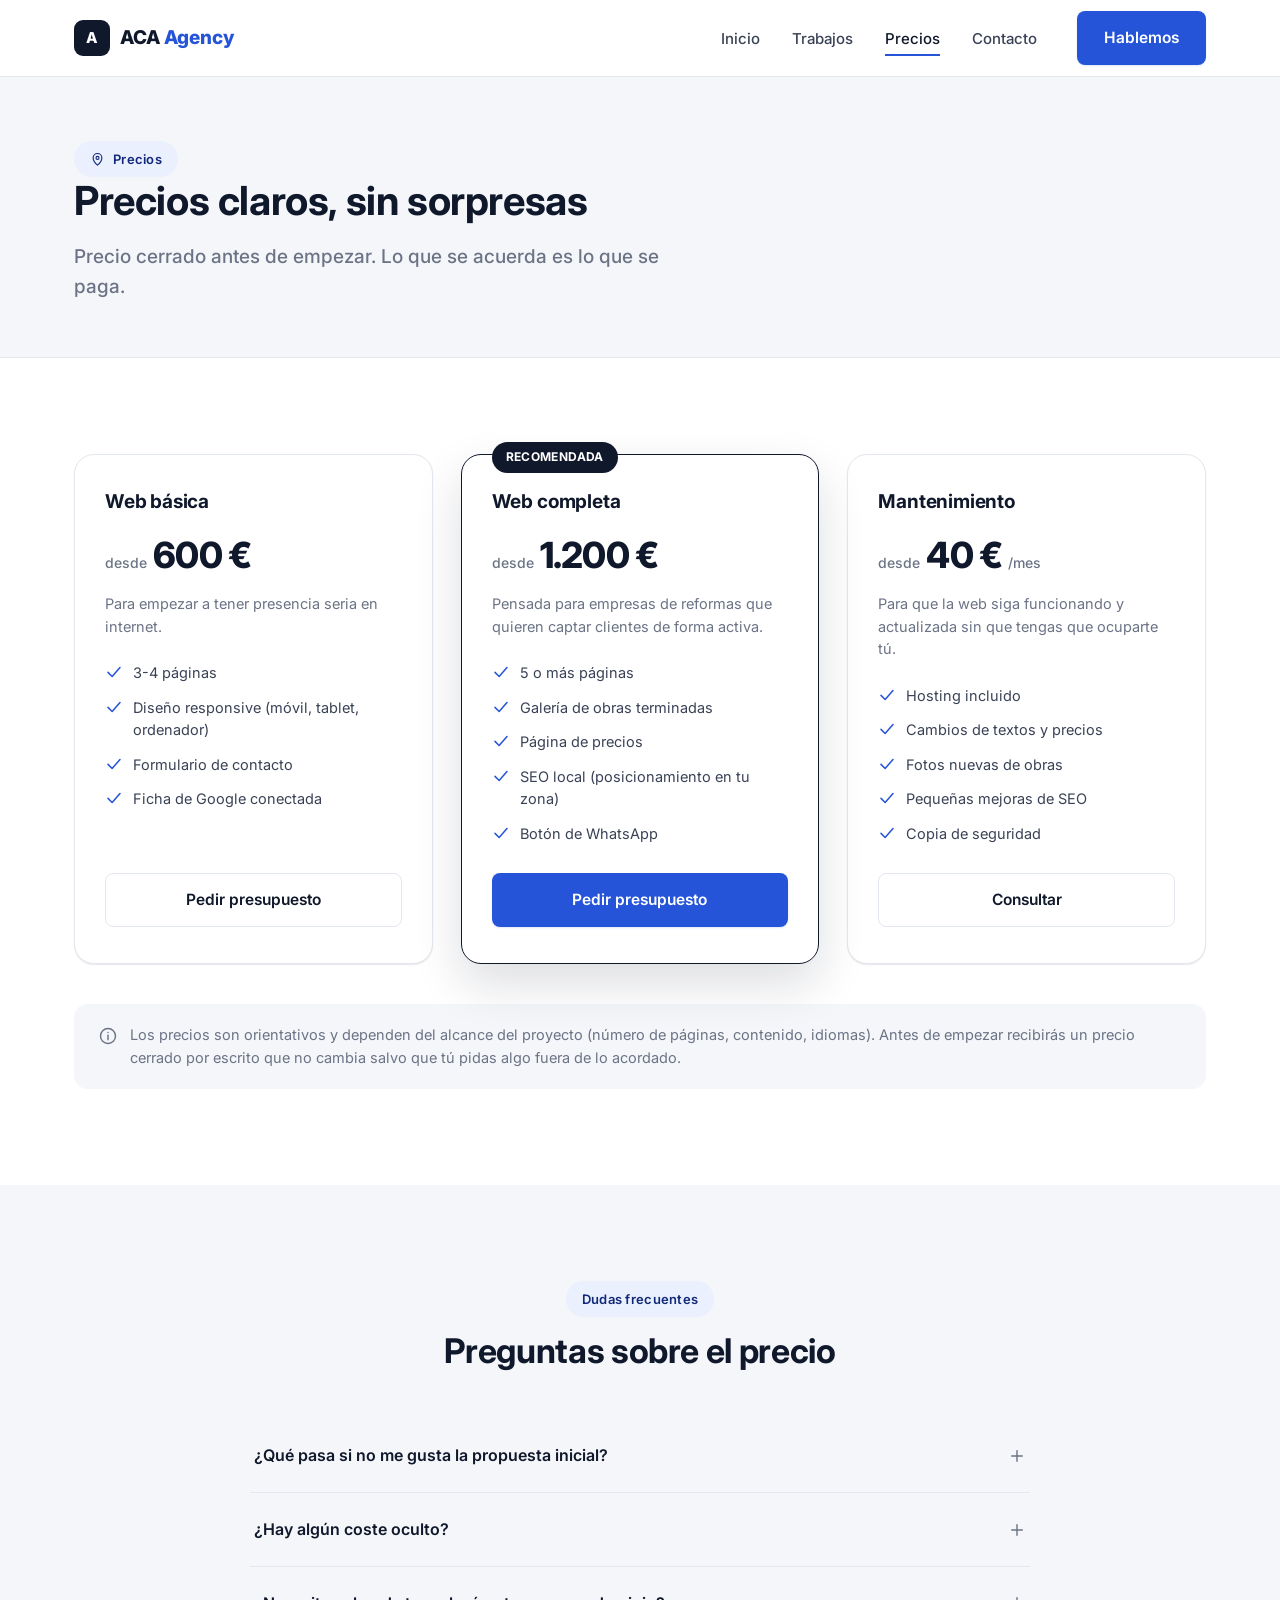
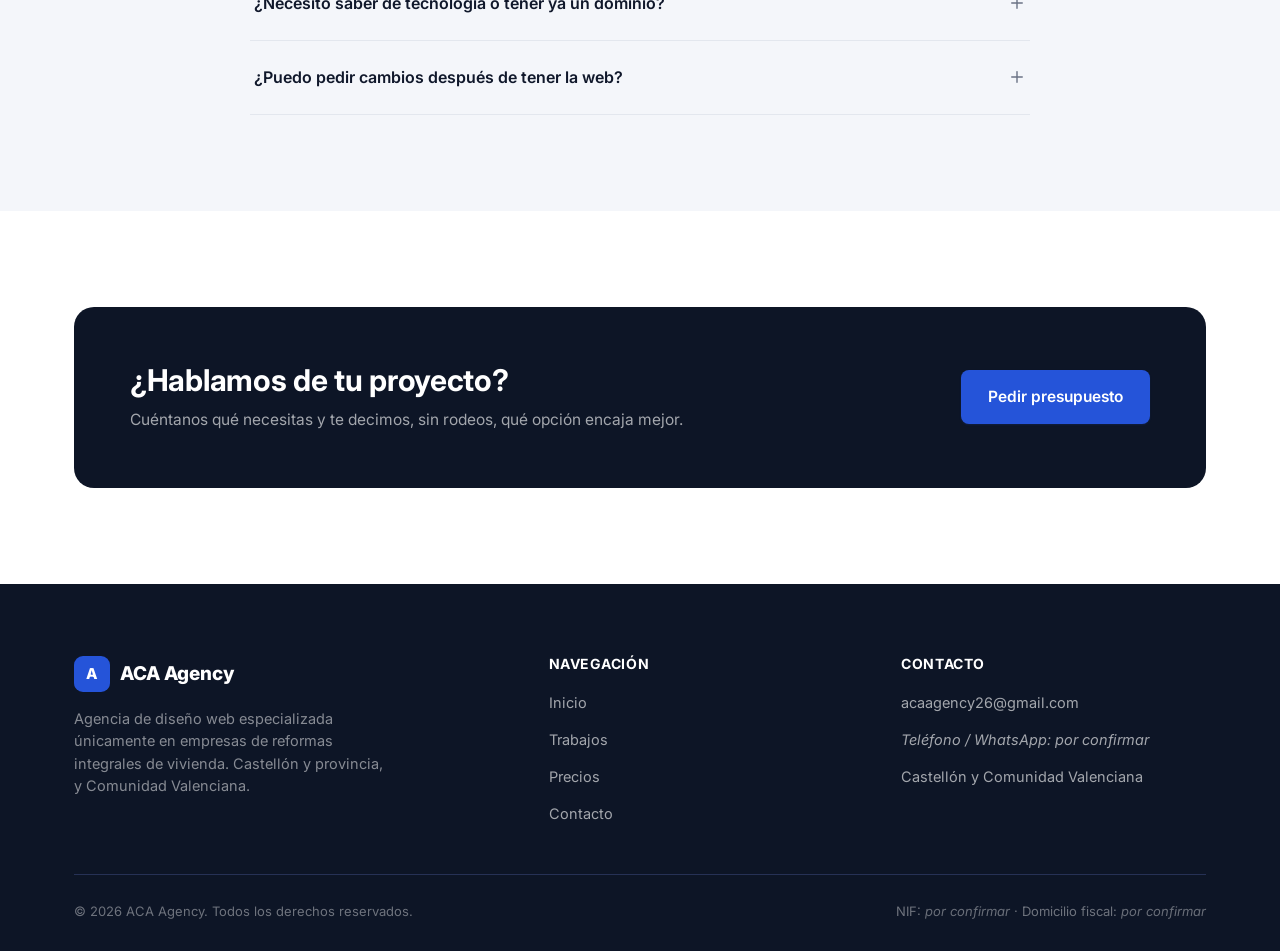
<file: precios.html>
<!DOCTYPE html>
<html lang="es">
<head>
<meta charset="UTF-8">
<meta name="viewport" content="width=device-width, initial-scale=1.0">
<title>Precios | ACA Agency</title>
<meta name="description" content="Precios claros para webs de empresas de reformas: web básica desde 600 €, web completa desde 1.200 €, mantenimiento desde 40 €/mes. Precio cerrado antes de empezar.">
<link rel="icon" href="data:image/svg+xml,<svg xmlns=%22http://www.w3.org/2000/svg%22 viewBox=%220 0 100 100%22><rect width=%22100%22 height=%22100%22 rx=%2222%22 fill=%22%2310182b%22/><text x=%2250%22 y=%2266%22 font-size=%2244%22 font-weight=%22800%22 text-anchor=%22middle%22 fill=%22%23ffffff%22 font-family=%22Arial,sans-serif%22>A</text></svg>">
<link rel="preconnect" href="https://fonts.googleapis.com">
<link rel="preconnect" href="https://fonts.gstatic.com" crossorigin>
<link href="https://fonts.googleapis.com/css2?family=Inter:wght@400;500;600;700;800&display=swap" rel="stylesheet">
<link rel="stylesheet" href="styles.css">
</head>
<body>

<!-- ===== SPRITE DE ICONOS ===== -->
<svg width="0" height="0" style="position:absolute" aria-hidden="true" focusable="false">
<defs>
  <symbol id="icon-menu" viewBox="0 0 24 24" fill="none" stroke="currentColor" stroke-width="1.8" stroke-linecap="round"><line x1="3" y1="6" x2="21" y2="6"/><line x1="3" y1="12" x2="21" y2="12"/><line x1="3" y1="18" x2="21" y2="18"/></symbol>
  <symbol id="icon-close" viewBox="0 0 24 24" fill="none" stroke="currentColor" stroke-width="1.8" stroke-linecap="round"><line x1="5" y1="5" x2="19" y2="19"/><line x1="19" y1="5" x2="5" y2="19"/></symbol>
  <symbol id="icon-pin" viewBox="0 0 24 24" fill="none" stroke="currentColor" stroke-width="1.8" stroke-linecap="round" stroke-linejoin="round"><path d="M12 21s7-6.2 7-11.6A7 7 0 0 0 5 9.4C5 14.8 12 21 12 21Z"/><circle cx="12" cy="9.4" r="2.4"/></symbol>
  <symbol id="icon-check" viewBox="0 0 24 24" fill="none" stroke="currentColor" stroke-width="2" stroke-linecap="round" stroke-linejoin="round"><path d="M4 12.5 9.5 18 20 6"/></symbol>
  <symbol id="icon-info" viewBox="0 0 24 24" fill="none" stroke="currentColor" stroke-width="1.7" stroke-linecap="round" stroke-linejoin="round"><circle cx="12" cy="12" r="9"/><line x1="12" y1="11" x2="12" y2="16.5"/><circle cx="12" cy="7.7" r="0.9" fill="currentColor" stroke="none"/></symbol>
  <symbol id="icon-plus" viewBox="0 0 24 24" fill="none" stroke="currentColor" stroke-width="1.9" stroke-linecap="round"><line x1="12" y1="5" x2="12" y2="19"/><line x1="5" y1="12" x2="19" y2="12"/></symbol>
</defs>
</svg>

<!-- ===== CABECERA ===== -->
<header class="site-header">
  <div class="container">
    <a href="index.html" class="brand">
      <span class="brand-mark">A</span>
      <span class="brand-name">ACA <span>Agency</span></span>
    </a>
    <nav class="site-nav" id="site-nav">
      <ul class="nav-links">
        <li><a href="index.html">Inicio</a></li>
        <li><a href="trabajos.html">Trabajos</a></li>
        <li><a href="precios.html" aria-current="page">Precios</a></li>
        <li><a href="contacto.html">Contacto</a></li>
      </ul>
      <div class="header-actions">
        <a href="contacto.html" class="btn btn-primary">Hablemos</a>
      </div>
    </nav>
    <button class="nav-toggle" aria-label="Abrir menú" aria-expanded="false" aria-controls="site-nav">
      <svg class="icon-menu"><use href="#icon-menu"/></svg>
      <svg class="icon-close"><use href="#icon-close"/></svg>
    </button>
  </div>
</header>

<main>

  <!-- ===== CABECERA DE PÁGINA ===== -->
  <section class="page-hero">
    <div class="container">
      <span class="eyebrow"><svg><use href="#icon-pin"/></svg> Precios</span>
      <h1>Precios claros, sin sorpresas</h1>
      <p class="hero-sub">Precio cerrado antes de empezar. Lo que se acuerda es lo que se paga.</p>
    </div>
  </section>

  <!-- ===== BLOQUES DE PRECIO ===== -->
  <section class="section">
    <div class="container">
      <div class="pricing-grid">

        <div class="price-card">
          <h3>Web básica</h3>
          <div class="price">
            <span class="price-from">desde</span>
            <span class="price-amount">600 €</span>
          </div>
          <p class="price-desc">Para empezar a tener presencia seria en internet.</p>
          <ul class="price-list">
            <li><svg><use href="#icon-check"/></svg> 3-4 páginas</li>
            <li><svg><use href="#icon-check"/></svg> Diseño responsive (móvil, tablet, ordenador)</li>
            <li><svg><use href="#icon-check"/></svg> Formulario de contacto</li>
            <li><svg><use href="#icon-check"/></svg> Ficha de Google conectada</li>
          </ul>
          <a href="contacto.html" class="btn btn-secondary btn-block">Pedir presupuesto</a>
        </div>

        <div class="price-card is-featured">
          <span class="price-badge">Recomendada</span>
          <h3>Web completa</h3>
          <div class="price">
            <span class="price-from">desde</span>
            <span class="price-amount">1.200 €</span>
          </div>
          <p class="price-desc">Pensada para empresas de reformas que quieren captar clientes de forma activa.</p>
          <ul class="price-list">
            <li><svg><use href="#icon-check"/></svg> 5 o más páginas</li>
            <li><svg><use href="#icon-check"/></svg> Galería de obras terminadas</li>
            <li><svg><use href="#icon-check"/></svg> Página de precios</li>
            <li><svg><use href="#icon-check"/></svg> SEO local (posicionamiento en tu zona)</li>
            <li><svg><use href="#icon-check"/></svg> Botón de WhatsApp</li>
          </ul>
          <a href="contacto.html" class="btn btn-primary btn-block">Pedir presupuesto</a>
        </div>

        <div class="price-card">
          <h3>Mantenimiento</h3>
          <div class="price">
            <span class="price-from">desde</span>
            <span class="price-amount">40 €</span>
            <span class="price-period">/mes</span>
          </div>
          <p class="price-desc">Para que la web siga funcionando y actualizada sin que tengas que ocuparte tú.</p>
          <ul class="price-list">
            <li><svg><use href="#icon-check"/></svg> Hosting incluido</li>
            <li><svg><use href="#icon-check"/></svg> Cambios de textos y precios</li>
            <li><svg><use href="#icon-check"/></svg> Fotos nuevas de obras</li>
            <li><svg><use href="#icon-check"/></svg> Pequeñas mejoras de SEO</li>
            <li><svg><use href="#icon-check"/></svg> Copia de seguridad</li>
          </ul>
          <a href="contacto.html" class="btn btn-secondary btn-block">Consultar</a>
        </div>

      </div>

      <div class="pricing-note">
        <svg><use href="#icon-info"/></svg>
        <p>Los precios son orientativos y dependen del alcance del proyecto (número de páginas, contenido, idiomas). Antes de empezar recibirás un precio cerrado por escrito que no cambia salvo que tú pidas algo fuera de lo acordado.</p>
      </div>
    </div>
  </section>

  <!-- ===== FAQ ===== -->
  <section class="section section-alt">
    <div class="container">
      <div class="section-head center">
        <span class="eyebrow">Dudas frecuentes</span>
        <h2>Preguntas sobre el precio</h2>
      </div>
      <div class="faq-list">
        <details class="faq-item">
          <summary>¿Qué pasa si no me gusta la propuesta inicial?<svg><use href="#icon-plus"/></svg></summary>
          <p>No pagas nada. La propuesta visual que te enseñamos antes de empezar es sin coste y sin compromiso. Si no encaja, no hay ningún problema.</p>
        </details>
        <details class="faq-item">
          <summary>¿Hay algún coste oculto?<svg><use href="#icon-plus"/></svg></summary>
          <p>No. El precio se cierra por escrito antes de empezar el proyecto y no cambia, salvo que tú decidas ampliar el alcance a mitad de camino.</p>
        </details>
        <details class="faq-item">
          <summary>¿Necesito saber de tecnología o tener ya un dominio?<svg><use href="#icon-plus"/></svg></summary>
          <p>No. Nos encargamos de todo: dominio, hosting y publicación. Tú solo tienes que enseñarnos tus obras y contarnos cómo trabaja tu empresa.</p>
        </details>
        <details class="faq-item">
          <summary>¿Puedo pedir cambios después de tener la web?<svg><use href="#icon-plus"/></svg></summary>
          <p>Sí. Con el mantenimiento mensual los cambios habituales están incluidos. Si prefieres no tener una cuota fija, también podemos presupuestar cambios puntuales.</p>
        </details>
      </div>
    </div>
  </section>

  <!-- ===== CTA FINAL ===== -->
  <section class="section">
    <div class="container">
      <div class="cta-band">
        <div>
          <h2>¿Hablamos de tu proyecto?</h2>
          <p>Cuéntanos qué necesitas y te decimos, sin rodeos, qué opción encaja mejor.</p>
        </div>
        <div class="cta-band-actions">
          <a href="contacto.html" class="btn btn-primary">Pedir presupuesto</a>
        </div>
      </div>
    </div>
  </section>

</main>

<!-- ===== PIE ===== -->
<footer class="site-footer">
  <div class="container">
    <div class="footer-grid">
      <div class="footer-brand">
        <a href="index.html" class="brand">
          <span class="brand-mark">A</span>
          <span class="brand-name">ACA Agency</span>
        </a>
        <p>Agencia de diseño web especializada únicamente en empresas de reformas integrales de vivienda. Castellón y provincia, y Comunidad Valenciana.</p>
      </div>
      <div class="footer-col">
        <h4>Navegación</h4>
        <ul>
          <li><a href="index.html">Inicio</a></li>
          <li><a href="trabajos.html">Trabajos</a></li>
          <li><a href="precios.html">Precios</a></li>
          <li><a href="contacto.html">Contacto</a></li>
        </ul>
      </div>
      <div class="footer-col">
        <h4>Contacto</h4>
        <ul>
          <li><a href="mailto:acaagency26@gmail.com">acaagency26@gmail.com</a></li>
          <li><span class="pending">Teléfono / WhatsApp: por confirmar</span></li>
          <li><span>Castellón y Comunidad Valenciana</span></li>
        </ul>
      </div>
    </div>
    <div class="footer-legal">
      <span>© 2026 ACA Agency. Todos los derechos reservados.</span>
      <span>NIF: <span class="pending">por confirmar</span> · Domicilio fiscal: <span class="pending">por confirmar</span></span>
    </div>
  </div>
</footer>

<script src="script.js"></script>
</body>
</html>
</file>
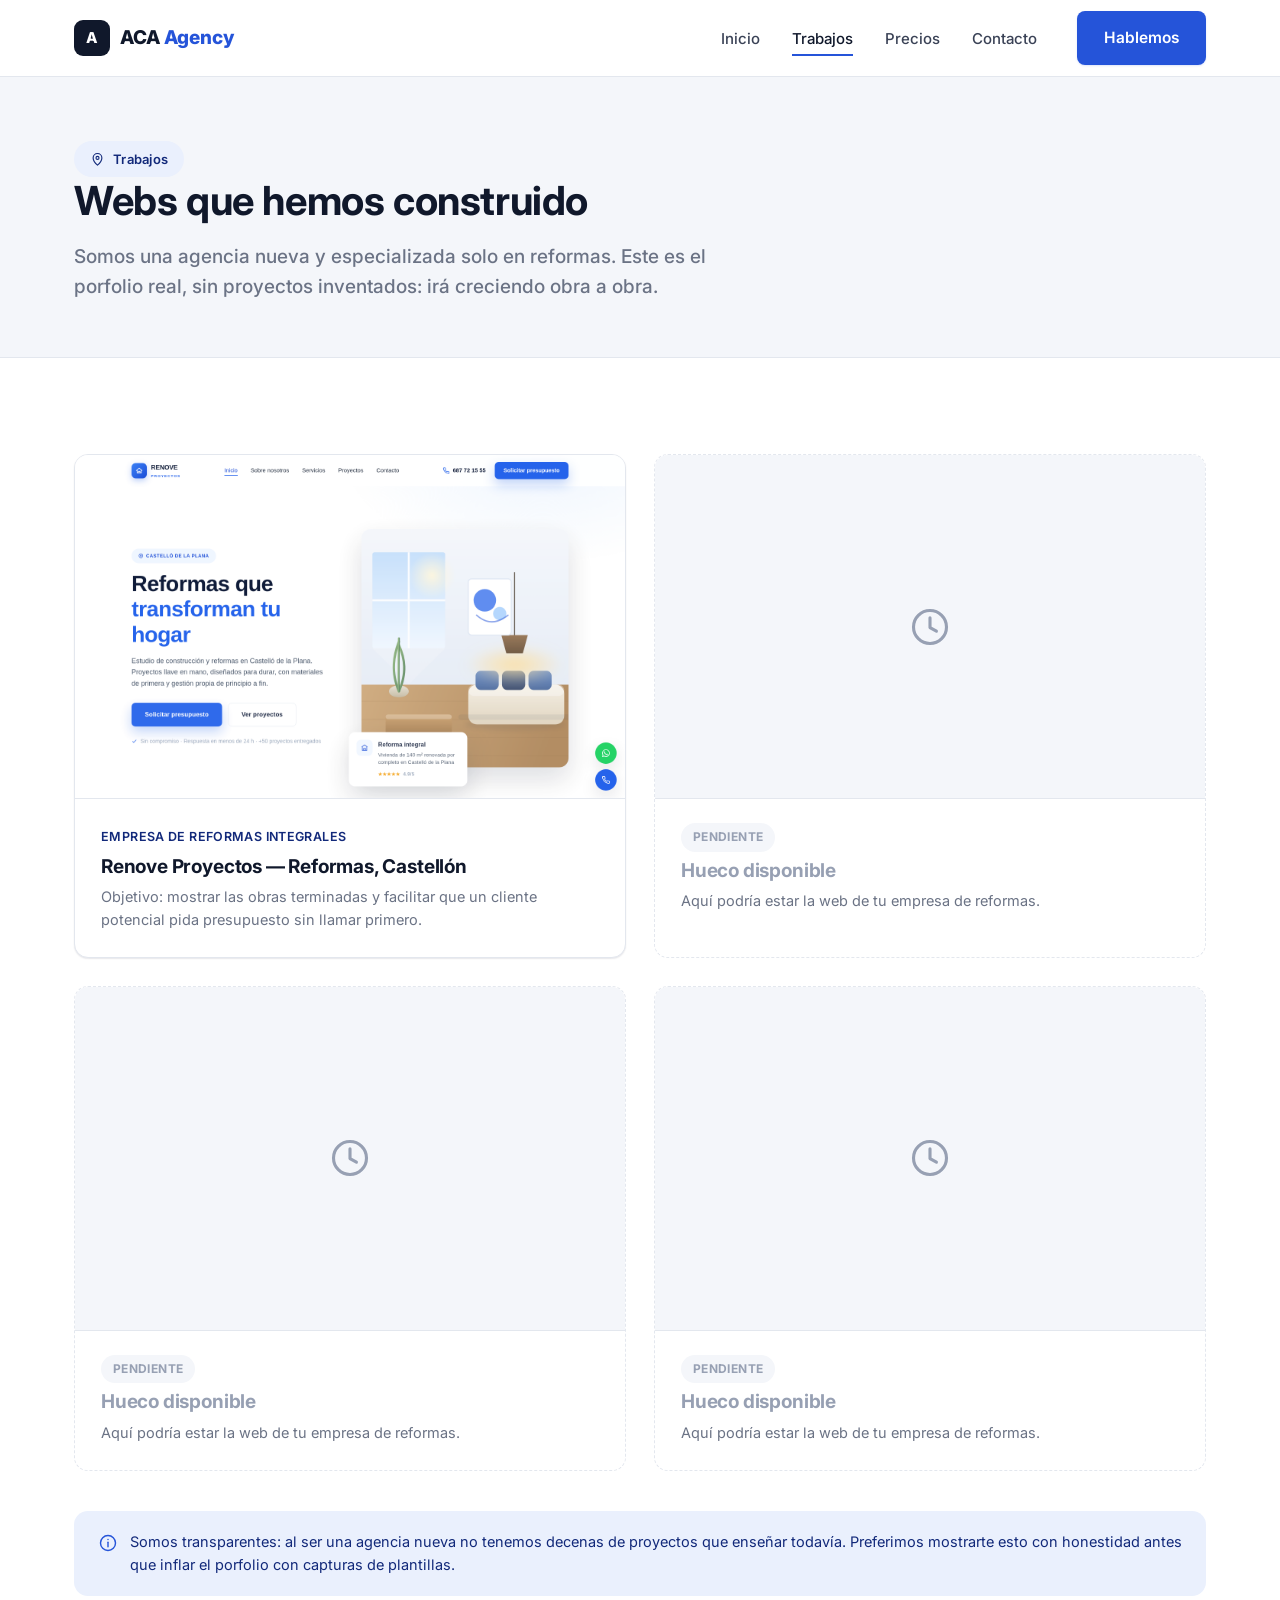
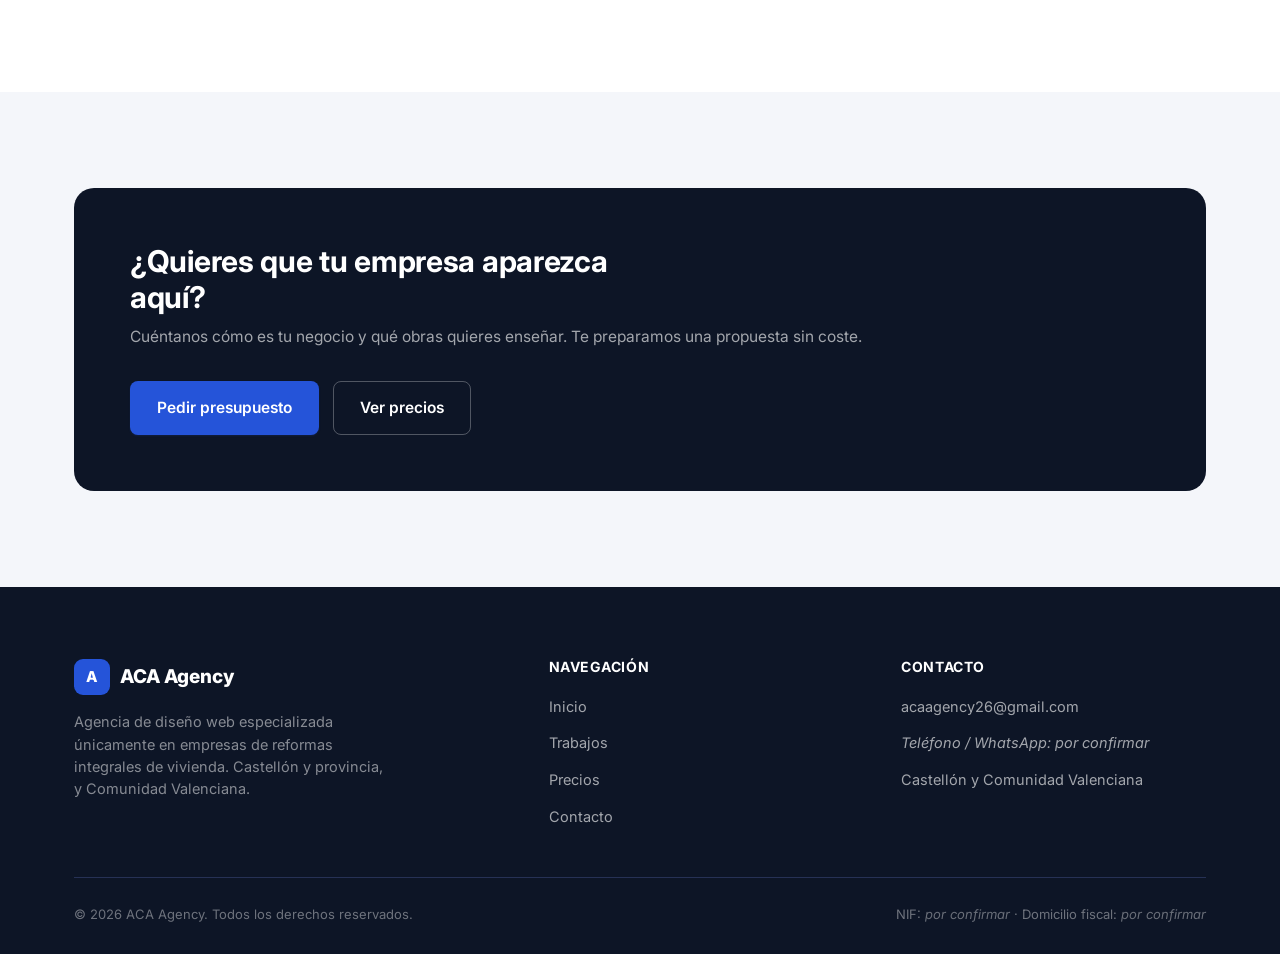
<file: trabajos.html>
<!DOCTYPE html>
<html lang="es">
<head>
<meta charset="UTF-8">
<meta name="viewport" content="width=device-width, initial-scale=1.0">
<title>Trabajos | ACA Agency</title>
<meta name="description" content="Proyectos de ACA Agency: webs para empresas de reformas integrales. Agencia nueva y especializada, sin inflar el porfolio.">
<link rel="icon" href="data:image/svg+xml,<svg xmlns=%22http://www.w3.org/2000/svg%22 viewBox=%220 0 100 100%22><rect width=%22100%22 height=%22100%22 rx=%2222%22 fill=%22%2310182b%22/><text x=%2250%22 y=%2266%22 font-size=%2244%22 font-weight=%22800%22 text-anchor=%22middle%22 fill=%22%23ffffff%22 font-family=%22Arial,sans-serif%22>A</text></svg>">
<link rel="preconnect" href="https://fonts.googleapis.com">
<link rel="preconnect" href="https://fonts.gstatic.com" crossorigin>
<link href="https://fonts.googleapis.com/css2?family=Inter:wght@400;500;600;700;800&display=swap" rel="stylesheet">
<link rel="stylesheet" href="styles.css">
</head>
<body>

<!-- ===== SPRITE DE ICONOS ===== -->
<svg width="0" height="0" style="position:absolute" aria-hidden="true" focusable="false">
<defs>
  <symbol id="icon-menu" viewBox="0 0 24 24" fill="none" stroke="currentColor" stroke-width="1.8" stroke-linecap="round"><line x1="3" y1="6" x2="21" y2="6"/><line x1="3" y1="12" x2="21" y2="12"/><line x1="3" y1="18" x2="21" y2="18"/></symbol>
  <symbol id="icon-close" viewBox="0 0 24 24" fill="none" stroke="currentColor" stroke-width="1.8" stroke-linecap="round"><line x1="5" y1="5" x2="19" y2="19"/><line x1="19" y1="5" x2="5" y2="19"/></symbol>
  <symbol id="icon-pin" viewBox="0 0 24 24" fill="none" stroke="currentColor" stroke-width="1.8" stroke-linecap="round" stroke-linejoin="round"><path d="M12 21s7-6.2 7-11.6A7 7 0 0 0 5 9.4C5 14.8 12 21 12 21Z"/><circle cx="12" cy="9.4" r="2.4"/></symbol>
  <symbol id="icon-check" viewBox="0 0 24 24" fill="none" stroke="currentColor" stroke-width="2" stroke-linecap="round" stroke-linejoin="round"><path d="M4 12.5 9.5 18 20 6"/></symbol>
  <symbol id="icon-info" viewBox="0 0 24 24" fill="none" stroke="currentColor" stroke-width="1.7" stroke-linecap="round" stroke-linejoin="round"><circle cx="12" cy="12" r="9"/><line x1="12" y1="11" x2="12" y2="16.5"/><circle cx="12" cy="7.7" r="0.9" fill="currentColor" stroke="none"/></symbol>
  <symbol id="icon-clock" viewBox="0 0 24 24" fill="none" stroke="currentColor" stroke-width="1.7" stroke-linecap="round" stroke-linejoin="round"><circle cx="12" cy="12" r="9"/><path d="M12 7v5.3l3.5 2"/></symbol>
</defs>
</svg>

<!-- ===== CABECERA ===== -->
<header class="site-header">
  <div class="container">
    <a href="index.html" class="brand">
      <span class="brand-mark">A</span>
      <span class="brand-name">ACA <span>Agency</span></span>
    </a>
    <nav class="site-nav" id="site-nav">
      <ul class="nav-links">
        <li><a href="index.html">Inicio</a></li>
        <li><a href="trabajos.html" aria-current="page">Trabajos</a></li>
        <li><a href="precios.html">Precios</a></li>
        <li><a href="contacto.html">Contacto</a></li>
      </ul>
      <div class="header-actions">
        <a href="contacto.html" class="btn btn-primary">Hablemos</a>
      </div>
    </nav>
    <button class="nav-toggle" aria-label="Abrir menú" aria-expanded="false" aria-controls="site-nav">
      <svg class="icon-menu"><use href="#icon-menu"/></svg>
      <svg class="icon-close"><use href="#icon-close"/></svg>
    </button>
  </div>
</header>

<main>

  <!-- ===== CABECERA DE PÁGINA ===== -->
  <section class="page-hero">
    <div class="container">
      <span class="eyebrow"><svg><use href="#icon-pin"/></svg> Trabajos</span>
      <h1>Webs que hemos construido</h1>
      <p class="hero-sub">Somos una agencia nueva y especializada solo en reformas. Este es el porfolio real, sin proyectos inventados: irá creciendo obra a obra.</p>
    </div>
  </section>

  <!-- ===== REJILLA DE PROYECTOS ===== -->
  <section class="section">
    <div class="container">
      <div class="work-grid">

        <div class="work-card">
          <div class="work-thumb">
            <img src="img/renove-proyectos.png" alt="Captura de la web de Renove Proyectos, empresa de reformas en Castelló de la Plana">
          </div>
          <div class="work-body">
            <span class="work-tag">Empresa de reformas integrales</span>
            <h3>Renove Proyectos — Reformas, Castellón</h3>
            <p>Objetivo: mostrar las obras terminadas y facilitar que un cliente potencial pida presupuesto sin llamar primero.</p>
          </div>
        </div>

        <div class="work-card is-pending">
          <div class="work-thumb"><svg><use href="#icon-clock"/></svg></div>
          <div class="work-body">
            <span class="pending-badge">Pendiente</span>
            <h3>Hueco disponible</h3>
            <p>Aquí podría estar la web de tu empresa de reformas.</p>
          </div>
        </div>

        <div class="work-card is-pending">
          <div class="work-thumb"><svg><use href="#icon-clock"/></svg></div>
          <div class="work-body">
            <span class="pending-badge">Pendiente</span>
            <h3>Hueco disponible</h3>
            <p>Aquí podría estar la web de tu empresa de reformas.</p>
          </div>
        </div>

        <div class="work-card is-pending">
          <div class="work-thumb"><svg><use href="#icon-clock"/></svg></div>
          <div class="work-body">
            <span class="pending-badge">Pendiente</span>
            <h3>Hueco disponible</h3>
            <p>Aquí podría estar la web de tu empresa de reformas.</p>
          </div>
        </div>

      </div>

      <div class="honesty-note">
        <svg><use href="#icon-info"/></svg>
        <p>Somos transparentes: al ser una agencia nueva no tenemos decenas de proyectos que enseñar todavía. Preferimos mostrarte esto con honestidad antes que inflar el porfolio con capturas de plantillas.</p>
      </div>
    </div>
  </section>

  <!-- ===== CTA FINAL ===== -->
  <section class="section section-alt">
    <div class="container">
      <div class="cta-band">
        <div>
          <h2>¿Quieres que tu empresa aparezca aquí?</h2>
          <p>Cuéntanos cómo es tu negocio y qué obras quieres enseñar. Te preparamos una propuesta sin coste.</p>
        </div>
        <div class="cta-band-actions">
          <a href="contacto.html" class="btn btn-primary">Pedir presupuesto</a>
          <a href="precios.html" class="btn btn-ghost-light">Ver precios</a>
        </div>
      </div>
    </div>
  </section>

</main>

<!-- ===== PIE ===== -->
<footer class="site-footer">
  <div class="container">
    <div class="footer-grid">
      <div class="footer-brand">
        <a href="index.html" class="brand">
          <span class="brand-mark">A</span>
          <span class="brand-name">ACA Agency</span>
        </a>
        <p>Agencia de diseño web especializada únicamente en empresas de reformas integrales de vivienda. Castellón y provincia, y Comunidad Valenciana.</p>
      </div>
      <div class="footer-col">
        <h4>Navegación</h4>
        <ul>
          <li><a href="index.html">Inicio</a></li>
          <li><a href="trabajos.html">Trabajos</a></li>
          <li><a href="precios.html">Precios</a></li>
          <li><a href="contacto.html">Contacto</a></li>
        </ul>
      </div>
      <div class="footer-col">
        <h4>Contacto</h4>
        <ul>
          <li><a href="mailto:acaagency26@gmail.com">acaagency26@gmail.com</a></li>
          <li><span class="pending">Teléfono / WhatsApp: por confirmar</span></li>
          <li><span>Castellón y Comunidad Valenciana</span></li>
        </ul>
      </div>
    </div>
    <div class="footer-legal">
      <span>© 2026 ACA Agency. Todos los derechos reservados.</span>
      <span>NIF: <span class="pending">por confirmar</span> · Domicilio fiscal: <span class="pending">por confirmar</span></span>
    </div>
  </div>
</footer>

<script src="script.js"></script>
</body>
</html>
</file>
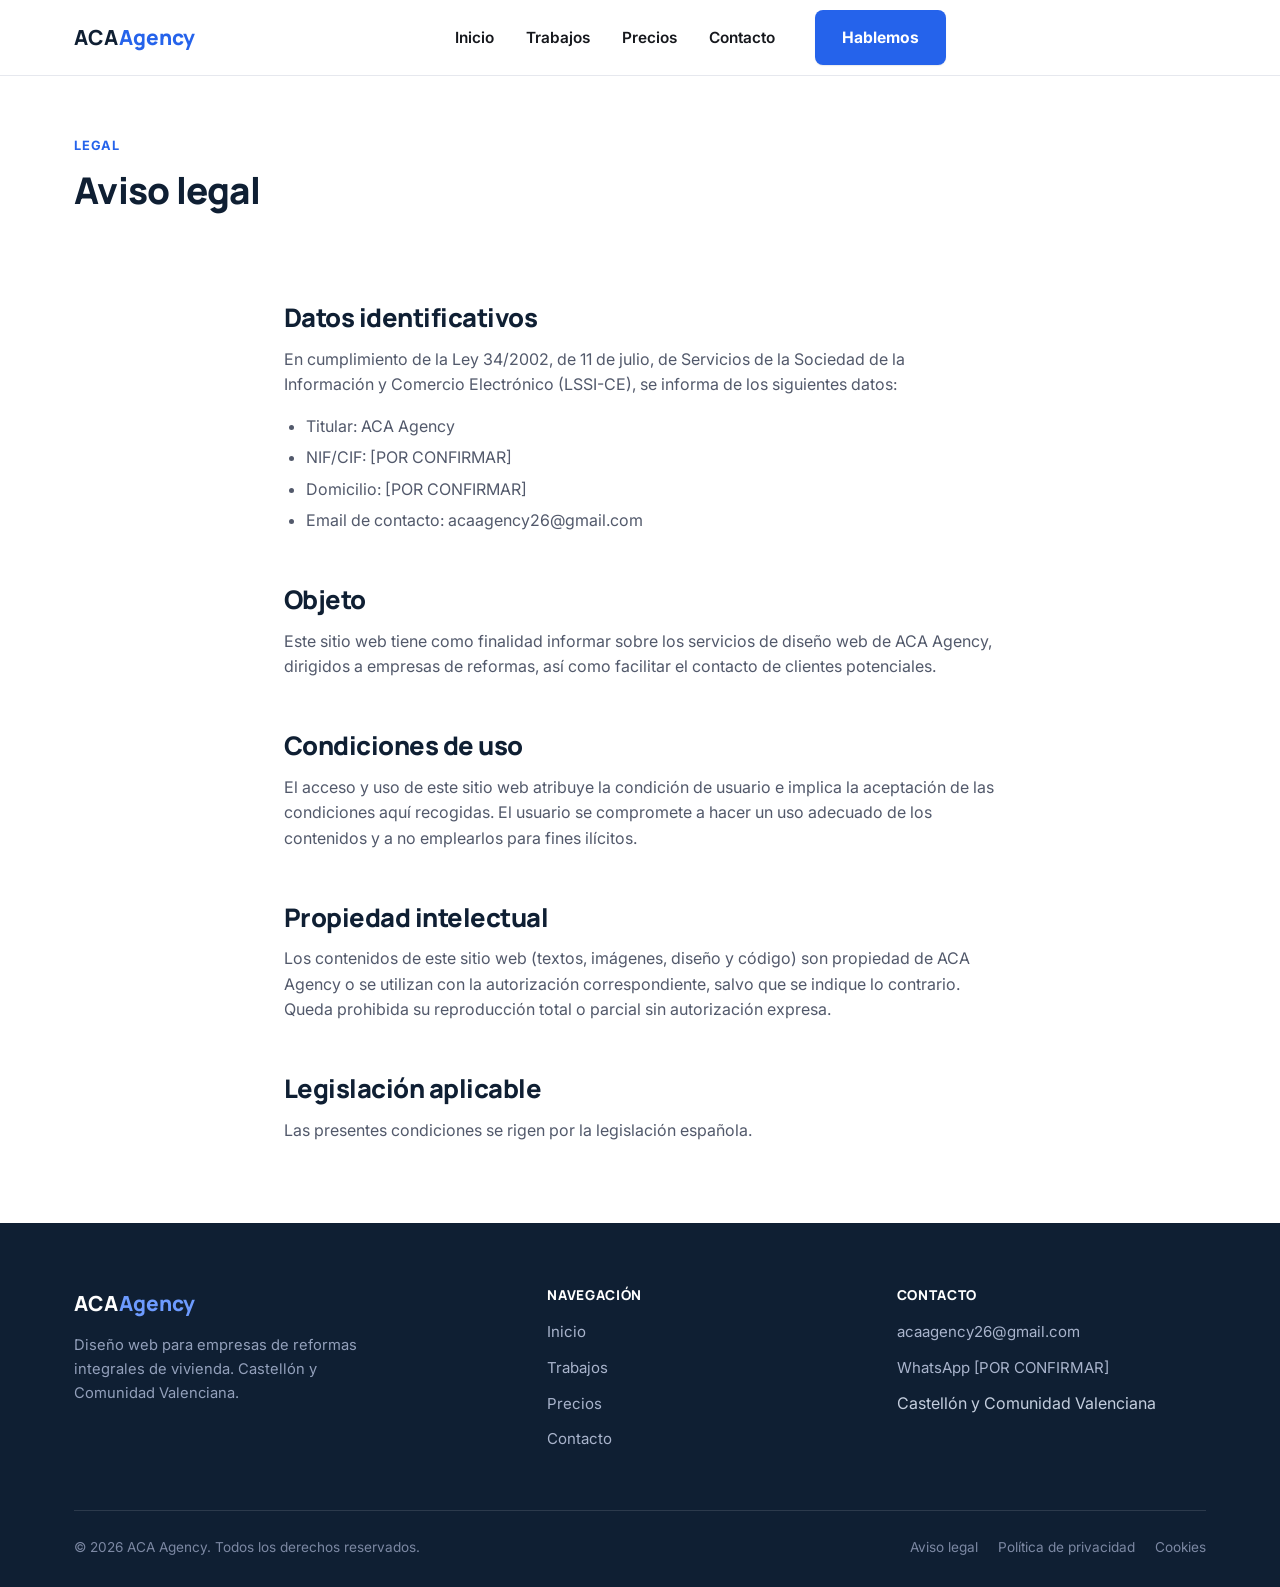
<file: agencia/aviso-legal.html>
<!DOCTYPE html>
<html lang="es">
<head>
<meta charset="UTF-8">
<meta name="viewport" content="width=device-width, initial-scale=1.0">
<title>Aviso legal | ACA Agency</title>
<meta name="description" content="Aviso legal de ACA Agency, agencia de diseño web para empresas de reformas.">
<meta name="robots" content="noindex">
<link rel="canonical" href="aviso-legal.html">
<link rel="icon" href="data:image/svg+xml,<svg xmlns=%22http://www.w3.org/2000/svg%22 viewBox=%220 0 100 100%22><rect width=%22100%22 height=%22100%22 rx=%2222%22 fill=%22%230f1f33%22/><text x=%2250%22 y=%2268%22 font-size=%2254%22 font-weight=%22800%22 text-anchor=%22middle%22 fill=%22%232563eb%22 font-family=%22Arial,sans-serif%22>A</text></svg>">
<link rel="preconnect" href="https://fonts.googleapis.com">
<link rel="preconnect" href="https://fonts.gstatic.com" crossorigin>
<link href="https://fonts.googleapis.com/css2?family=Inter:wght@400;500;600;700&family=Manrope:wght@700;800&display=swap" rel="stylesheet">
<link rel="stylesheet" href="css/styles.css">
</head>
<body>

<header class="site-header">
  <div class="container">
    <a href="index.html" class="logo">ACA <span>Agency</span></a>
    <nav class="main-nav" id="main-nav">
      <ul>
        <li><a href="index.html">Inicio</a></li>
        <li><a href="trabajos.html">Trabajos</a></li>
        <li><a href="precios.html">Precios</a></li>
        <li><a href="contacto.html">Contacto</a></li>
      </ul>
      <div class="header-actions">
        <a href="contacto.html" class="btn btn-primary">Hablemos</a>
      </div>
    </nav>
    <div class="header-actions">
      <button class="nav-toggle" aria-label="Abrir menú" aria-expanded="false"><span></span></button>
    </div>
  </div>
</header>

<main>
  <section class="page-hero">
    <div class="container">
      <p class="eyebrow">Legal</p>
      <h1>Aviso legal</h1>
    </div>
  </section>

  <section class="tight">
    <div class="container legal-content">
      <h2>Datos identificativos</h2>
      <p>En cumplimiento de la Ley 34/2002, de 11 de julio, de Servicios de la Sociedad de la Información y Comercio Electrónico (LSSI-CE), se informa de los siguientes datos:</p>
      <ul>
        <li>Titular: ACA Agency</li>
        <li>NIF/CIF: [POR CONFIRMAR]</li>
        <li>Domicilio: [POR CONFIRMAR]</li>
        <li>Email de contacto: acaagency26@gmail.com</li>
      </ul>

      <h2>Objeto</h2>
      <p>Este sitio web tiene como finalidad informar sobre los servicios de diseño web de ACA Agency, dirigidos a empresas de reformas, así como facilitar el contacto de clientes potenciales.</p>

      <h2>Condiciones de uso</h2>
      <p>El acceso y uso de este sitio web atribuye la condición de usuario e implica la aceptación de las condiciones aquí recogidas. El usuario se compromete a hacer un uso adecuado de los contenidos y a no emplearlos para fines ilícitos.</p>

      <h2>Propiedad intelectual</h2>
      <p>Los contenidos de este sitio web (textos, imágenes, diseño y código) son propiedad de ACA Agency o se utilizan con la autorización correspondiente, salvo que se indique lo contrario. Queda prohibida su reproducción total o parcial sin autorización expresa.</p>

      <h2>Legislación aplicable</h2>
      <p>Las presentes condiciones se rigen por la legislación española.</p>
    </div>
  </section>
</main>

<footer class="site-footer">
  <div class="container">
    <div class="footer-grid">
      <div class="footer-brand">
        <a href="index.html" class="logo">ACA <span>Agency</span></a>
        <p>Diseño web para empresas de reformas integrales de vivienda. Castellón y Comunidad Valenciana.</p>
      </div>
      <div class="footer-col">
        <h4>Navegación</h4>
        <ul>
          <li><a href="index.html">Inicio</a></li>
          <li><a href="trabajos.html">Trabajos</a></li>
          <li><a href="precios.html">Precios</a></li>
          <li><a href="contacto.html">Contacto</a></li>
        </ul>
      </div>
      <div class="footer-col">
        <h4>Contacto</h4>
        <ul>
          <li><a href="mailto:acaagency26@gmail.com">acaagency26@gmail.com</a></li>
          <li><a href="https://wa.me/34000000000" target="_blank" rel="noopener">WhatsApp [POR CONFIRMAR]</a></li>
          <li><span>Castellón y Comunidad Valenciana</span></li>
        </ul>
      </div>
    </div>
    <div class="footer-bottom">
      <span>&copy; 2026 ACA Agency. Todos los derechos reservados.</span>
      <div class="legal-links">
        <a href="aviso-legal.html">Aviso legal</a>
        <a href="privacidad.html">Política de privacidad</a>
        <a href="cookies.html">Cookies</a>
      </div>
    </div>
  </div>
</footer>

<script src="js/main.js"></script>
</body>
</html>
</file>
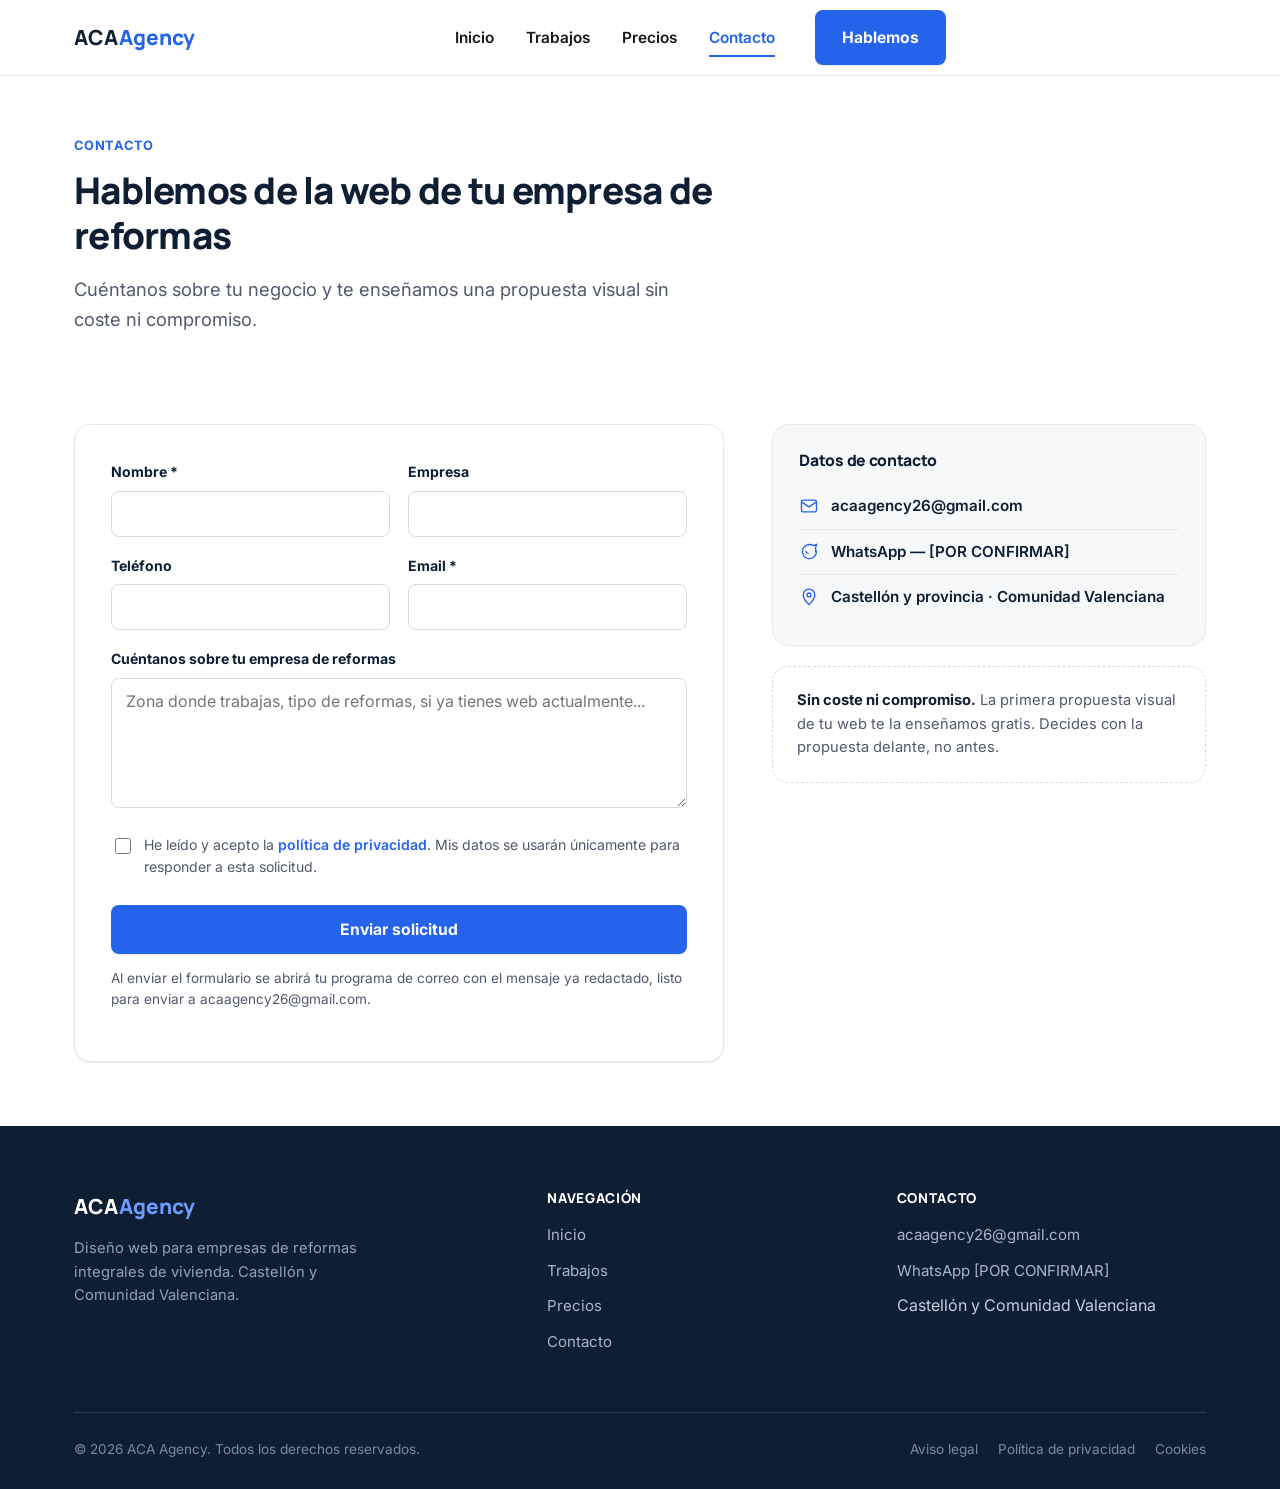
<file: agencia/contacto.html>
<!DOCTYPE html>
<html lang="es">
<head>
<meta charset="UTF-8">
<meta name="viewport" content="width=device-width, initial-scale=1.0">
<title>Contacto — Diseño web para empresas de reformas | ACA Agency</title>
<meta name="description" content="Pide tu propuesta de web para empresa de reformas sin coste ni compromiso. Castellón y Comunidad Valenciana. Escríbenos por email o WhatsApp.">
<link rel="canonical" href="contacto.html">
<link rel="icon" href="data:image/svg+xml,<svg xmlns=%22http://www.w3.org/2000/svg%22 viewBox=%220 0 100 100%22><rect width=%22100%22 height=%22100%22 rx=%2222%22 fill=%22%230f1f33%22/><text x=%2250%22 y=%2268%22 font-size=%2254%22 font-weight=%22800%22 text-anchor=%22middle%22 fill=%22%232563eb%22 font-family=%22Arial,sans-serif%22>A</text></svg>">
<link rel="preconnect" href="https://fonts.googleapis.com">
<link rel="preconnect" href="https://fonts.gstatic.com" crossorigin>
<link href="https://fonts.googleapis.com/css2?family=Inter:wght@400;500;600;700&family=Manrope:wght@700;800&display=swap" rel="stylesheet">
<link rel="stylesheet" href="css/styles.css">
</head>
<body>

<header class="site-header">
  <div class="container">
    <a href="index.html" class="logo">ACA <span>Agency</span></a>
    <nav class="main-nav" id="main-nav">
      <ul>
        <li><a href="index.html">Inicio</a></li>
        <li><a href="trabajos.html">Trabajos</a></li>
        <li><a href="precios.html">Precios</a></li>
        <li><a href="contacto.html" aria-current="page">Contacto</a></li>
      </ul>
      <div class="header-actions">
        <a href="contacto.html" class="btn btn-primary">Hablemos</a>
      </div>
    </nav>
    <div class="header-actions">
      <button class="nav-toggle" aria-label="Abrir menú" aria-expanded="false"><span></span></button>
    </div>
  </div>
</header>

<main>

  <section class="page-hero">
    <div class="container">
      <p class="eyebrow">Contacto</p>
      <h1>Hablemos de la web de tu empresa de reformas</h1>
      <p class="lead">Cuéntanos sobre tu negocio y te enseñamos una propuesta visual sin coste ni compromiso.</p>
    </div>
  </section>

  <section class="tight">
    <div class="container">
      <div class="contact-grid">

        <div class="form-card">
          <form id="contact-form" novalidate>
            <div class="form-row two">
              <div class="field">
                <label for="nombre">Nombre *</label>
                <input type="text" id="nombre" name="nombre" required autocomplete="name">
              </div>
              <div class="field">
                <label for="empresa">Empresa</label>
                <input type="text" id="empresa" name="empresa" autocomplete="organization">
              </div>
            </div>
            <div class="form-row two">
              <div class="field">
                <label for="telefono">Teléfono</label>
                <input type="tel" id="telefono" name="telefono" autocomplete="tel">
              </div>
              <div class="field">
                <label for="email">Email *</label>
                <input type="email" id="email" name="email" required autocomplete="email">
              </div>
            </div>
            <div class="form-row">
              <div class="field">
                <label for="mensaje">Cuéntanos sobre tu empresa de reformas</label>
                <textarea id="mensaje" name="mensaje" placeholder="Zona donde trabajas, tipo de reformas, si ya tienes web actualmente..."></textarea>
              </div>
            </div>
            <div class="checkbox-row">
              <input type="checkbox" id="consent" name="consent" required>
              <label for="consent">He leído y acepto la <a href="privacidad.html">política de privacidad</a>. Mis datos se usarán únicamente para responder a esta solicitud.</label>
            </div>
            <button type="submit" class="btn btn-primary btn-block">Enviar solicitud</button>
            <p class="form-note">Al enviar el formulario se abrirá tu programa de correo con el mensaje ya redactado, listo para enviar a acaagency26@gmail.com.</p>
            <div id="form-status" class="form-status" role="status"></div>
          </form>
        </div>

        <div class="contact-side">
          <div class="info-card">
            <h3>Datos de contacto</h3>
            <div class="info-row">
              <svg viewBox="0 0 24 24" fill="none" stroke="currentColor" stroke-width="1.6"><rect x="3" y="5" width="18" height="14" rx="2"/><path d="M3 7l9 6 9-6"/></svg>
              <a href="mailto:acaagency26@gmail.com">acaagency26@gmail.com</a>
            </div>
            <div class="info-row">
              <svg viewBox="0 0 24 24" fill="none" stroke="currentColor" stroke-width="1.6"><path d="M21 11.5a8.5 8.5 0 1 1-4-7.2L21 3l-1.2 4.4a8.4 8.4 0 0 1 .2 4.1z"/><path d="M8 10.5s.5 3 3.5 3.5"/></svg>
              <a href="https://wa.me/34000000000" target="_blank" rel="noopener">WhatsApp — [POR CONFIRMAR]</a>
            </div>
            <div class="info-row">
              <svg viewBox="0 0 24 24" fill="none" stroke="currentColor" stroke-width="1.6"><path d="M12 21s7-6.5 7-11.5A7 7 0 0 0 5 9.5C5 14.5 12 21 12 21z"/><circle cx="12" cy="9.5" r="2.3"/></svg>
              <span>Castellón y provincia · Comunidad Valenciana</span>
            </div>
          </div>

          <div class="promise-box">
            <strong>Sin coste ni compromiso.</strong> La primera propuesta visual de tu web te la enseñamos gratis. Decides con la propuesta delante, no antes.
          </div>
        </div>

      </div>
    </div>
  </section>

</main>

<footer class="site-footer">
  <div class="container">
    <div class="footer-grid">
      <div class="footer-brand">
        <a href="index.html" class="logo">ACA <span>Agency</span></a>
        <p>Diseño web para empresas de reformas integrales de vivienda. Castellón y Comunidad Valenciana.</p>
      </div>
      <div class="footer-col">
        <h4>Navegación</h4>
        <ul>
          <li><a href="index.html">Inicio</a></li>
          <li><a href="trabajos.html">Trabajos</a></li>
          <li><a href="precios.html">Precios</a></li>
          <li><a href="contacto.html">Contacto</a></li>
        </ul>
      </div>
      <div class="footer-col">
        <h4>Contacto</h4>
        <ul>
          <li><a href="mailto:acaagency26@gmail.com">acaagency26@gmail.com</a></li>
          <li><a href="https://wa.me/34000000000" target="_blank" rel="noopener">WhatsApp [POR CONFIRMAR]</a></li>
          <li><span>Castellón y Comunidad Valenciana</span></li>
        </ul>
      </div>
    </div>
    <div class="footer-bottom">
      <span>&copy; 2026 ACA Agency. Todos los derechos reservados.</span>
      <div class="legal-links">
        <a href="aviso-legal.html">Aviso legal</a>
        <a href="privacidad.html">Política de privacidad</a>
        <a href="cookies.html">Cookies</a>
      </div>
    </div>
  </div>
</footer>

<script src="js/main.js"></script>
</body>
</html>
</file>
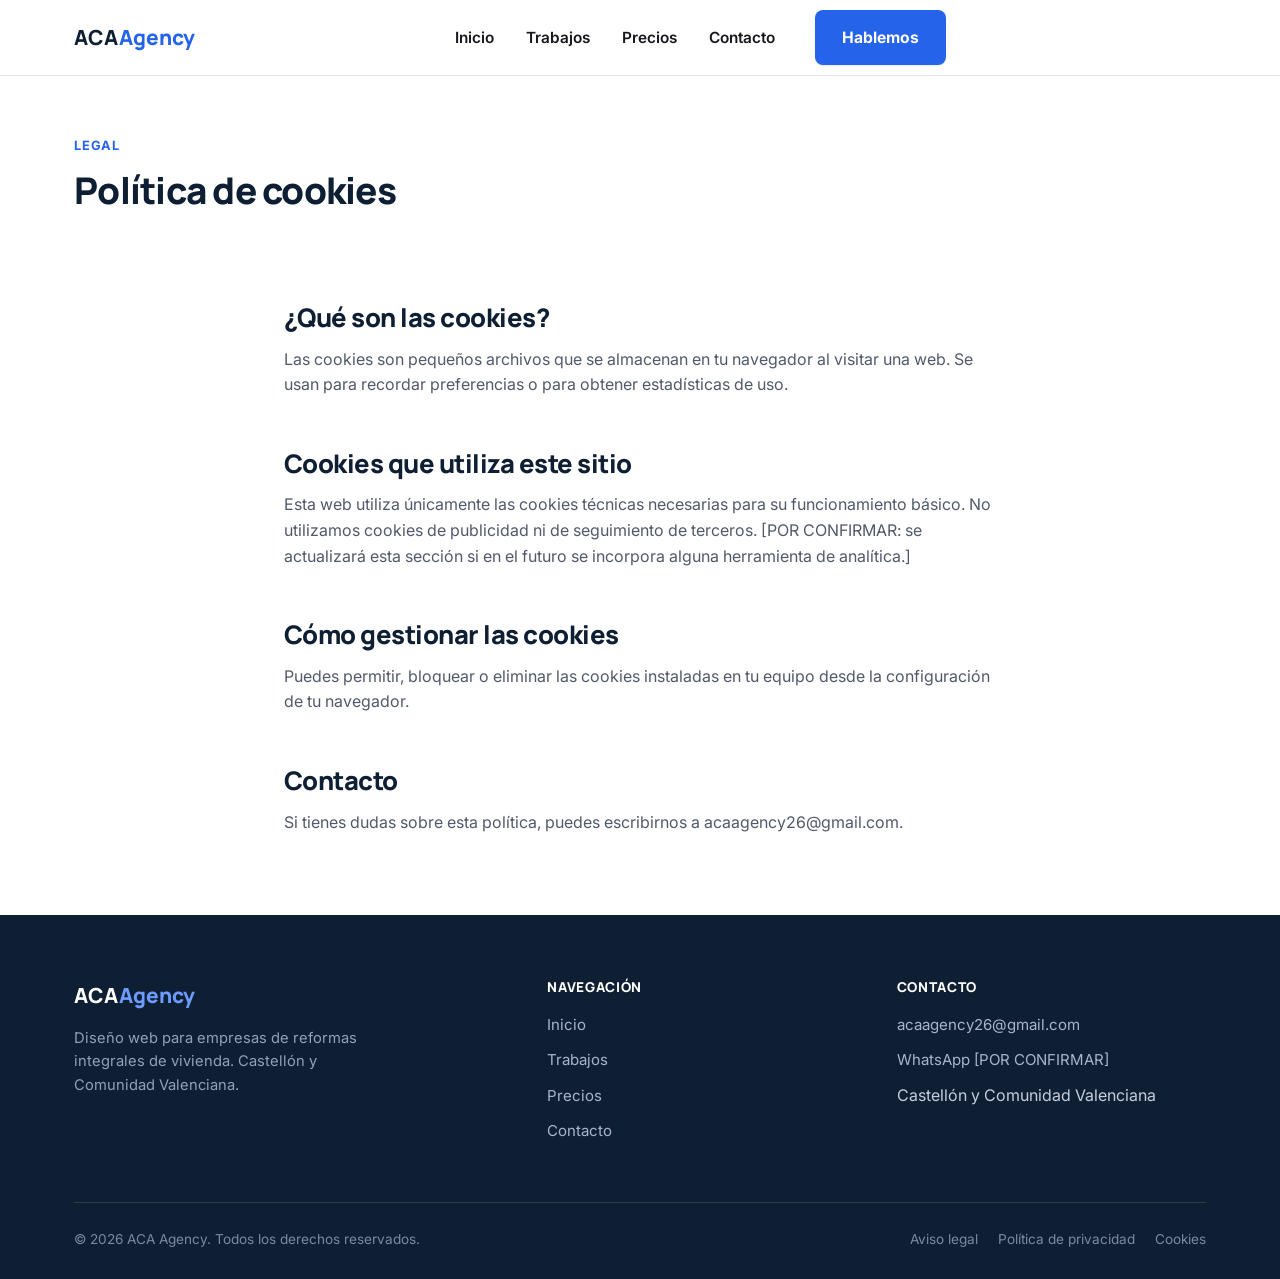
<file: agencia/cookies.html>
<!DOCTYPE html>
<html lang="es">
<head>
<meta charset="UTF-8">
<meta name="viewport" content="width=device-width, initial-scale=1.0">
<title>Política de cookies | ACA Agency</title>
<meta name="description" content="Política de cookies de ACA Agency, agencia de diseño web para empresas de reformas.">
<meta name="robots" content="noindex">
<link rel="canonical" href="cookies.html">
<link rel="icon" href="data:image/svg+xml,<svg xmlns=%22http://www.w3.org/2000/svg%22 viewBox=%220 0 100 100%22><rect width=%22100%22 height=%22100%22 rx=%2222%22 fill=%22%230f1f33%22/><text x=%2250%22 y=%2268%22 font-size=%2254%22 font-weight=%22800%22 text-anchor=%22middle%22 fill=%22%232563eb%22 font-family=%22Arial,sans-serif%22>A</text></svg>">
<link rel="preconnect" href="https://fonts.googleapis.com">
<link rel="preconnect" href="https://fonts.gstatic.com" crossorigin>
<link href="https://fonts.googleapis.com/css2?family=Inter:wght@400;500;600;700&family=Manrope:wght@700;800&display=swap" rel="stylesheet">
<link rel="stylesheet" href="css/styles.css">
</head>
<body>

<header class="site-header">
  <div class="container">
    <a href="index.html" class="logo">ACA <span>Agency</span></a>
    <nav class="main-nav" id="main-nav">
      <ul>
        <li><a href="index.html">Inicio</a></li>
        <li><a href="trabajos.html">Trabajos</a></li>
        <li><a href="precios.html">Precios</a></li>
        <li><a href="contacto.html">Contacto</a></li>
      </ul>
      <div class="header-actions">
        <a href="contacto.html" class="btn btn-primary">Hablemos</a>
      </div>
    </nav>
    <div class="header-actions">
      <button class="nav-toggle" aria-label="Abrir menú" aria-expanded="false"><span></span></button>
    </div>
  </div>
</header>

<main>
  <section class="page-hero">
    <div class="container">
      <p class="eyebrow">Legal</p>
      <h1>Política de cookies</h1>
    </div>
  </section>

  <section class="tight">
    <div class="container legal-content">
      <h2>¿Qué son las cookies?</h2>
      <p>Las cookies son pequeños archivos que se almacenan en tu navegador al visitar una web. Se usan para recordar preferencias o para obtener estadísticas de uso.</p>

      <h2>Cookies que utiliza este sitio</h2>
      <p>Esta web utiliza únicamente las cookies técnicas necesarias para su funcionamiento básico. No utilizamos cookies de publicidad ni de seguimiento de terceros. [POR CONFIRMAR: se actualizará esta sección si en el futuro se incorpora alguna herramienta de analítica.]</p>

      <h2>Cómo gestionar las cookies</h2>
      <p>Puedes permitir, bloquear o eliminar las cookies instaladas en tu equipo desde la configuración de tu navegador.</p>

      <h2>Contacto</h2>
      <p>Si tienes dudas sobre esta política, puedes escribirnos a acaagency26@gmail.com.</p>
    </div>
  </section>
</main>

<footer class="site-footer">
  <div class="container">
    <div class="footer-grid">
      <div class="footer-brand">
        <a href="index.html" class="logo">ACA <span>Agency</span></a>
        <p>Diseño web para empresas de reformas integrales de vivienda. Castellón y Comunidad Valenciana.</p>
      </div>
      <div class="footer-col">
        <h4>Navegación</h4>
        <ul>
          <li><a href="index.html">Inicio</a></li>
          <li><a href="trabajos.html">Trabajos</a></li>
          <li><a href="precios.html">Precios</a></li>
          <li><a href="contacto.html">Contacto</a></li>
        </ul>
      </div>
      <div class="footer-col">
        <h4>Contacto</h4>
        <ul>
          <li><a href="mailto:acaagency26@gmail.com">acaagency26@gmail.com</a></li>
          <li><a href="https://wa.me/34000000000" target="_blank" rel="noopener">WhatsApp [POR CONFIRMAR]</a></li>
          <li><span>Castellón y Comunidad Valenciana</span></li>
        </ul>
      </div>
    </div>
    <div class="footer-bottom">
      <span>&copy; 2026 ACA Agency. Todos los derechos reservados.</span>
      <div class="legal-links">
        <a href="aviso-legal.html">Aviso legal</a>
        <a href="privacidad.html">Política de privacidad</a>
        <a href="cookies.html">Cookies</a>
      </div>
    </div>
  </div>
</footer>

<script src="js/main.js"></script>
</body>
</html>
</file>
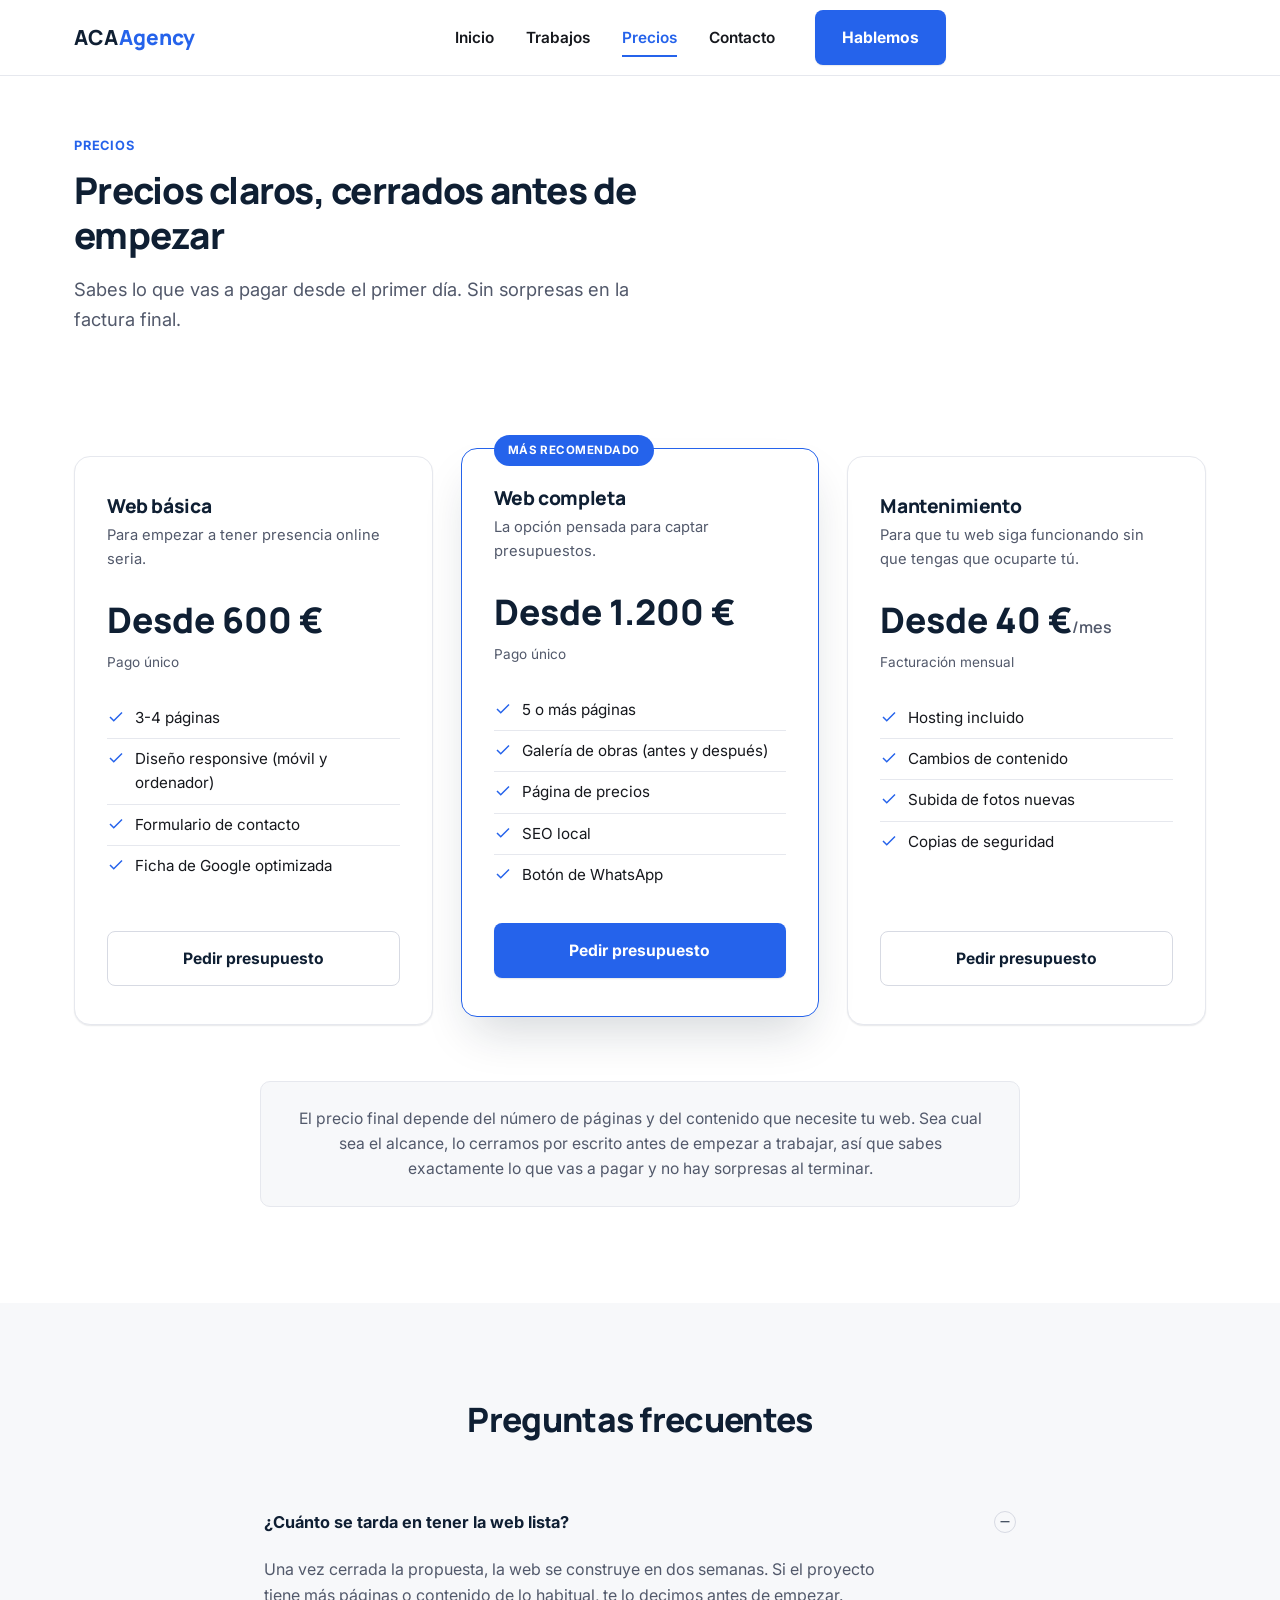
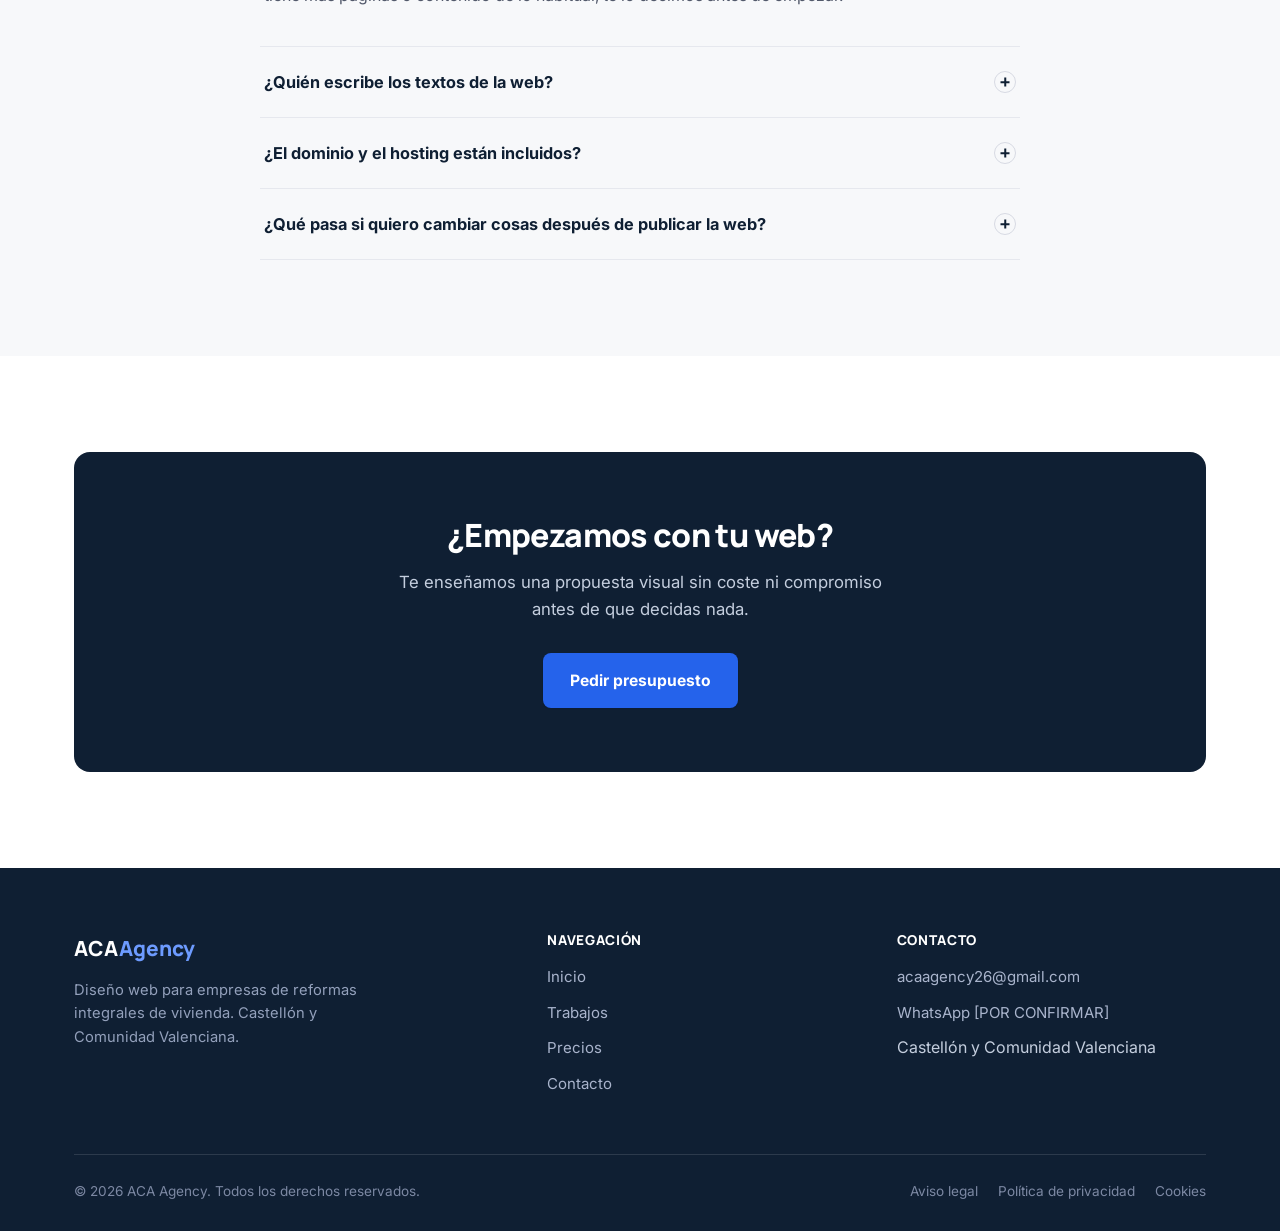
<file: agencia/precios.html>
<!DOCTYPE html>
<html lang="es">
<head>
<meta charset="UTF-8">
<meta name="viewport" content="width=device-width, initial-scale=1.0">
<title>Precios — Diseño web para empresas de reformas | ACA Agency</title>
<meta name="description" content="Precios claros y cerrados para el diseño de tu web de empresa de reformas. Web básica desde 600€, web completa desde 1.200€, mantenimiento desde 40€/mes. Castellón.">
<link rel="canonical" href="precios.html">
<link rel="icon" href="data:image/svg+xml,<svg xmlns=%22http://www.w3.org/2000/svg%22 viewBox=%220 0 100 100%22><rect width=%22100%22 height=%22100%22 rx=%2222%22 fill=%22%230f1f33%22/><text x=%2250%22 y=%2268%22 font-size=%2254%22 font-weight=%22800%22 text-anchor=%22middle%22 fill=%22%232563eb%22 font-family=%22Arial,sans-serif%22>A</text></svg>">
<link rel="preconnect" href="https://fonts.googleapis.com">
<link rel="preconnect" href="https://fonts.gstatic.com" crossorigin>
<link href="https://fonts.googleapis.com/css2?family=Inter:wght@400;500;600;700&family=Manrope:wght@700;800&display=swap" rel="stylesheet">
<link rel="stylesheet" href="css/styles.css">
</head>
<body>

<header class="site-header">
  <div class="container">
    <a href="index.html" class="logo">ACA <span>Agency</span></a>
    <nav class="main-nav" id="main-nav">
      <ul>
        <li><a href="index.html">Inicio</a></li>
        <li><a href="trabajos.html">Trabajos</a></li>
        <li><a href="precios.html" aria-current="page">Precios</a></li>
        <li><a href="contacto.html">Contacto</a></li>
      </ul>
      <div class="header-actions">
        <a href="contacto.html" class="btn btn-primary">Hablemos</a>
      </div>
    </nav>
    <div class="header-actions">
      <button class="nav-toggle" aria-label="Abrir menú" aria-expanded="false"><span></span></button>
    </div>
  </div>
</header>

<main>

  <section class="page-hero">
    <div class="container">
      <p class="eyebrow">Precios</p>
      <h1>Precios claros, cerrados antes de empezar</h1>
      <p class="lead">Sabes lo que vas a pagar desde el primer día. Sin sorpresas en la factura final.</p>
    </div>
  </section>

  <section>
    <div class="container">
      <div class="pricing-grid">

        <div class="price-card">
          <h3>Web básica</h3>
          <p class="price-desc">Para empezar a tener presencia online seria.</p>
          <div class="price-amount">Desde 600&nbsp;€</div>
          <p class="price-from">Pago único</p>
          <ul class="price-list">
            <li><svg viewBox="0 0 24 24" fill="none" stroke="currentColor" stroke-width="2"><path d="M20 6L9 17l-5-5"/></svg>3-4 páginas</li>
            <li><svg viewBox="0 0 24 24" fill="none" stroke="currentColor" stroke-width="2"><path d="M20 6L9 17l-5-5"/></svg>Diseño responsive (móvil y ordenador)</li>
            <li><svg viewBox="0 0 24 24" fill="none" stroke="currentColor" stroke-width="2"><path d="M20 6L9 17l-5-5"/></svg>Formulario de contacto</li>
            <li><svg viewBox="0 0 24 24" fill="none" stroke="currentColor" stroke-width="2"><path d="M20 6L9 17l-5-5"/></svg>Ficha de Google optimizada</li>
          </ul>
          <a href="contacto.html" class="btn btn-secondary btn-block">Pedir presupuesto</a>
        </div>

        <div class="price-card featured">
          <span class="price-badge">Más recomendado</span>
          <h3>Web completa</h3>
          <p class="price-desc">La opción pensada para captar presupuestos.</p>
          <div class="price-amount">Desde 1.200&nbsp;€</div>
          <p class="price-from">Pago único</p>
          <ul class="price-list">
            <li><svg viewBox="0 0 24 24" fill="none" stroke="currentColor" stroke-width="2"><path d="M20 6L9 17l-5-5"/></svg>5 o más páginas</li>
            <li><svg viewBox="0 0 24 24" fill="none" stroke="currentColor" stroke-width="2"><path d="M20 6L9 17l-5-5"/></svg>Galería de obras (antes y después)</li>
            <li><svg viewBox="0 0 24 24" fill="none" stroke="currentColor" stroke-width="2"><path d="M20 6L9 17l-5-5"/></svg>Página de precios</li>
            <li><svg viewBox="0 0 24 24" fill="none" stroke="currentColor" stroke-width="2"><path d="M20 6L9 17l-5-5"/></svg>SEO local</li>
            <li><svg viewBox="0 0 24 24" fill="none" stroke="currentColor" stroke-width="2"><path d="M20 6L9 17l-5-5"/></svg>Botón de WhatsApp</li>
          </ul>
          <a href="contacto.html" class="btn btn-primary btn-block">Pedir presupuesto</a>
        </div>

        <div class="price-card">
          <h3>Mantenimiento</h3>
          <p class="price-desc">Para que tu web siga funcionando sin que tengas que ocuparte tú.</p>
          <div class="price-amount">Desde 40&nbsp;€<span>/mes</span></div>
          <p class="price-from">Facturación mensual</p>
          <ul class="price-list">
            <li><svg viewBox="0 0 24 24" fill="none" stroke="currentColor" stroke-width="2"><path d="M20 6L9 17l-5-5"/></svg>Hosting incluido</li>
            <li><svg viewBox="0 0 24 24" fill="none" stroke="currentColor" stroke-width="2"><path d="M20 6L9 17l-5-5"/></svg>Cambios de contenido</li>
            <li><svg viewBox="0 0 24 24" fill="none" stroke="currentColor" stroke-width="2"><path d="M20 6L9 17l-5-5"/></svg>Subida de fotos nuevas</li>
            <li><svg viewBox="0 0 24 24" fill="none" stroke="currentColor" stroke-width="2"><path d="M20 6L9 17l-5-5"/></svg>Copias de seguridad</li>
          </ul>
          <a href="contacto.html" class="btn btn-secondary btn-block">Pedir presupuesto</a>
        </div>

      </div>

      <p class="pricing-note">El precio final depende del número de páginas y del contenido que necesite tu web. Sea cual sea el alcance, lo cerramos por escrito antes de empezar a trabajar, así que sabes exactamente lo que vas a pagar y no hay sorpresas al terminar.</p>
    </div>
  </section>

  <section class="alt">
    <div class="container">
      <div class="section-head center">
        <h2>Preguntas frecuentes</h2>
      </div>
      <div class="faq-list">
        <details class="faq-item" open>
          <summary>¿Cuánto se tarda en tener la web lista?<span class="plus"></span></summary>
          <p>Una vez cerrada la propuesta, la web se construye en dos semanas. Si el proyecto tiene más páginas o contenido de lo habitual, te lo decimos antes de empezar.</p>
        </details>
        <details class="faq-item">
          <summary>¿Quién escribe los textos de la web?<span class="plus"></span></summary>
          <p>Nosotros redactamos los textos a partir de la información que nos das sobre tu empresa y tus obras. Tú los revisas y ajustas antes de publicar.</p>
        </details>
        <details class="faq-item">
          <summary>¿El dominio y el hosting están incluidos?<span class="plus"></span></summary>
          <p>El hosting está incluido en el plan de mantenimiento. El dominio se contrata a tu nombre para que la propiedad sea siempre tuya; te ayudamos a registrarlo.</p>
        </details>
        <details class="faq-item">
          <summary>¿Qué pasa si quiero cambiar cosas después de publicar la web?<span class="plus"></span></summary>
          <p>Con el mantenimiento contratado, los cambios de contenido (textos, fotos, precios) están incluidos. Si prefieres no tener mantenimiento, también podemos hacer cambios puntuales bajo presupuesto.</p>
        </details>
      </div>
    </div>
  </section>

  <section>
    <div class="container">
      <div class="cta-band">
        <h2>¿Empezamos con tu web?</h2>
        <p>Te enseñamos una propuesta visual sin coste ni compromiso antes de que decidas nada.</p>
        <div class="btn-actions">
          <a href="contacto.html" class="btn btn-primary">Pedir presupuesto</a>
        </div>
      </div>
    </div>
  </section>

</main>

<footer class="site-footer">
  <div class="container">
    <div class="footer-grid">
      <div class="footer-brand">
        <a href="index.html" class="logo">ACA <span>Agency</span></a>
        <p>Diseño web para empresas de reformas integrales de vivienda. Castellón y Comunidad Valenciana.</p>
      </div>
      <div class="footer-col">
        <h4>Navegación</h4>
        <ul>
          <li><a href="index.html">Inicio</a></li>
          <li><a href="trabajos.html">Trabajos</a></li>
          <li><a href="precios.html">Precios</a></li>
          <li><a href="contacto.html">Contacto</a></li>
        </ul>
      </div>
      <div class="footer-col">
        <h4>Contacto</h4>
        <ul>
          <li><a href="mailto:acaagency26@gmail.com">acaagency26@gmail.com</a></li>
          <li><a href="https://wa.me/34000000000" target="_blank" rel="noopener">WhatsApp [POR CONFIRMAR]</a></li>
          <li><span>Castellón y Comunidad Valenciana</span></li>
        </ul>
      </div>
    </div>
    <div class="footer-bottom">
      <span>&copy; 2026 ACA Agency. Todos los derechos reservados.</span>
      <div class="legal-links">
        <a href="aviso-legal.html">Aviso legal</a>
        <a href="privacidad.html">Política de privacidad</a>
        <a href="cookies.html">Cookies</a>
      </div>
    </div>
  </div>
</footer>

<script src="js/main.js"></script>
</body>
</html>
</file>
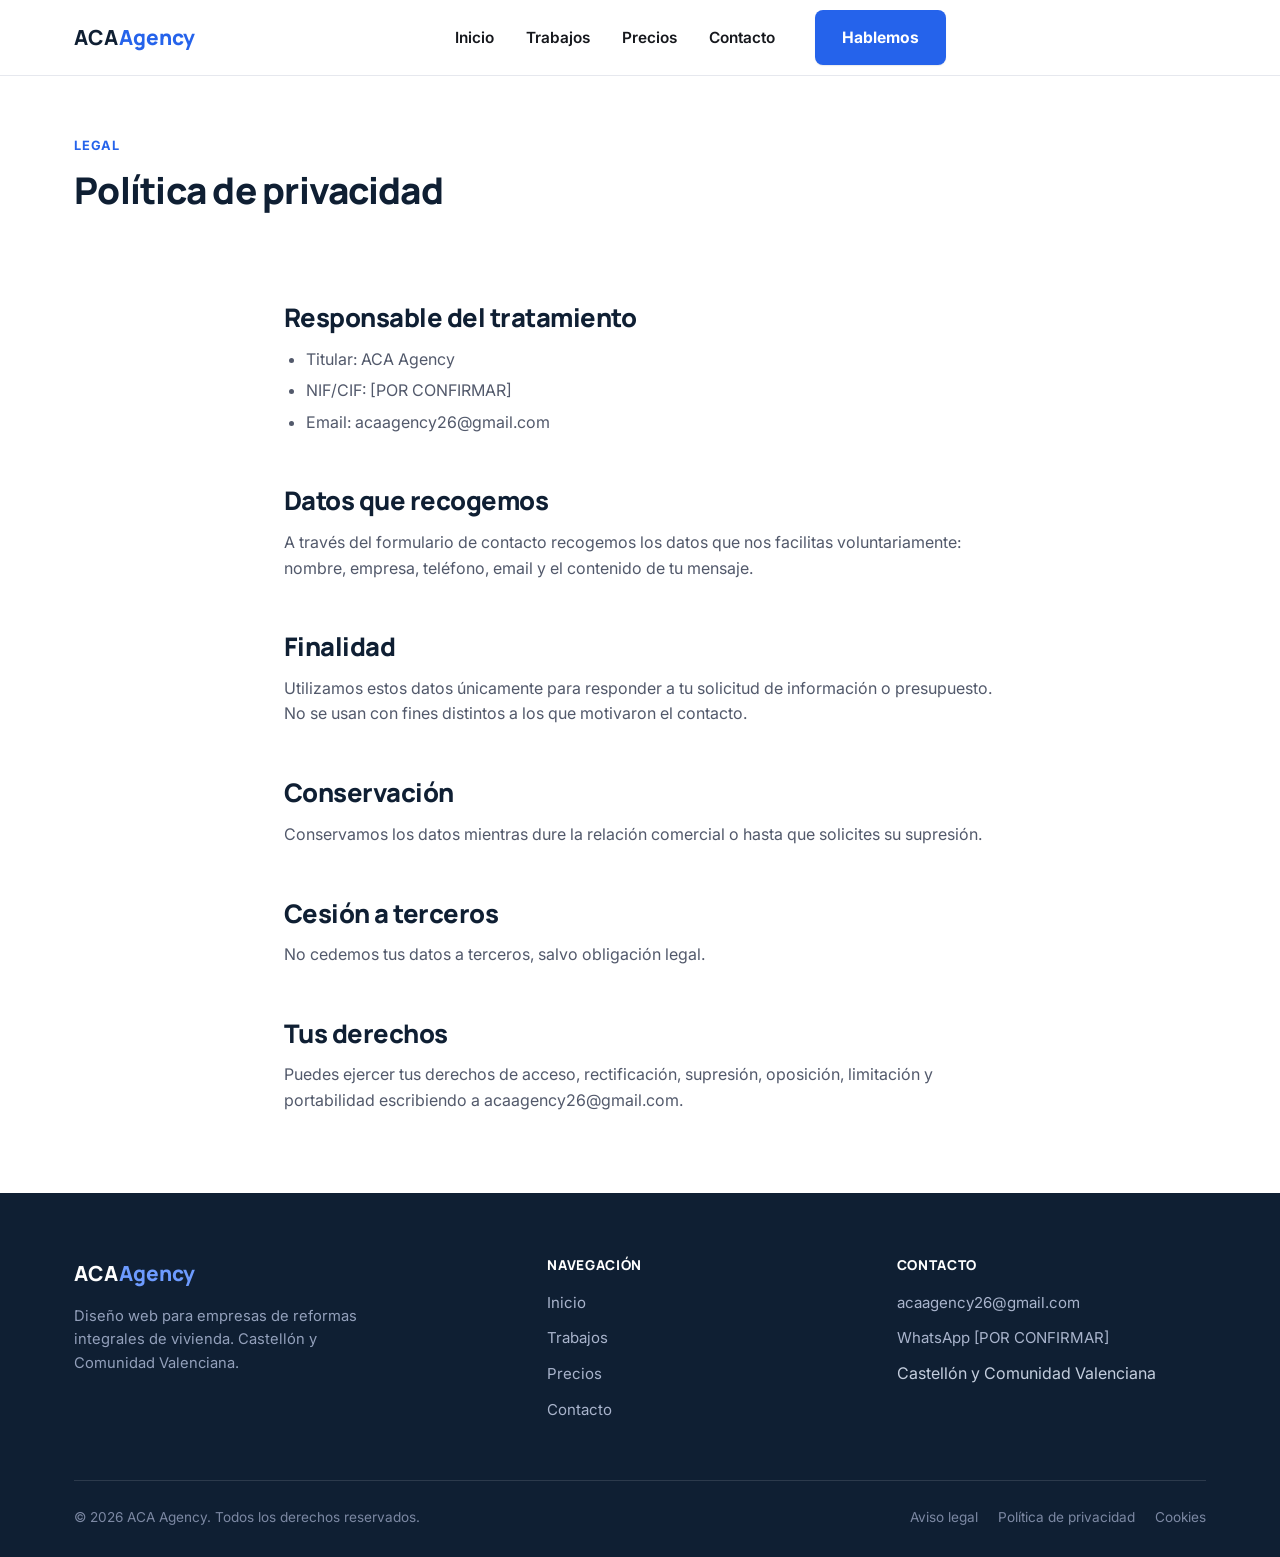
<file: agencia/privacidad.html>
<!DOCTYPE html>
<html lang="es">
<head>
<meta charset="UTF-8">
<meta name="viewport" content="width=device-width, initial-scale=1.0">
<title>Política de privacidad | ACA Agency</title>
<meta name="description" content="Política de privacidad de ACA Agency, agencia de diseño web para empresas de reformas.">
<meta name="robots" content="noindex">
<link rel="canonical" href="privacidad.html">
<link rel="icon" href="data:image/svg+xml,<svg xmlns=%22http://www.w3.org/2000/svg%22 viewBox=%220 0 100 100%22><rect width=%22100%22 height=%22100%22 rx=%2222%22 fill=%22%230f1f33%22/><text x=%2250%22 y=%2268%22 font-size=%2254%22 font-weight=%22800%22 text-anchor=%22middle%22 fill=%22%232563eb%22 font-family=%22Arial,sans-serif%22>A</text></svg>">
<link rel="preconnect" href="https://fonts.googleapis.com">
<link rel="preconnect" href="https://fonts.gstatic.com" crossorigin>
<link href="https://fonts.googleapis.com/css2?family=Inter:wght@400;500;600;700&family=Manrope:wght@700;800&display=swap" rel="stylesheet">
<link rel="stylesheet" href="css/styles.css">
</head>
<body>

<header class="site-header">
  <div class="container">
    <a href="index.html" class="logo">ACA <span>Agency</span></a>
    <nav class="main-nav" id="main-nav">
      <ul>
        <li><a href="index.html">Inicio</a></li>
        <li><a href="trabajos.html">Trabajos</a></li>
        <li><a href="precios.html">Precios</a></li>
        <li><a href="contacto.html">Contacto</a></li>
      </ul>
      <div class="header-actions">
        <a href="contacto.html" class="btn btn-primary">Hablemos</a>
      </div>
    </nav>
    <div class="header-actions">
      <button class="nav-toggle" aria-label="Abrir menú" aria-expanded="false"><span></span></button>
    </div>
  </div>
</header>

<main>
  <section class="page-hero">
    <div class="container">
      <p class="eyebrow">Legal</p>
      <h1>Política de privacidad</h1>
    </div>
  </section>

  <section class="tight">
    <div class="container legal-content">
      <h2>Responsable del tratamiento</h2>
      <ul>
        <li>Titular: ACA Agency</li>
        <li>NIF/CIF: [POR CONFIRMAR]</li>
        <li>Email: acaagency26@gmail.com</li>
      </ul>

      <h2>Datos que recogemos</h2>
      <p>A través del formulario de contacto recogemos los datos que nos facilitas voluntariamente: nombre, empresa, teléfono, email y el contenido de tu mensaje.</p>

      <h2>Finalidad</h2>
      <p>Utilizamos estos datos únicamente para responder a tu solicitud de información o presupuesto. No se usan con fines distintos a los que motivaron el contacto.</p>

      <h2>Conservación</h2>
      <p>Conservamos los datos mientras dure la relación comercial o hasta que solicites su supresión.</p>

      <h2>Cesión a terceros</h2>
      <p>No cedemos tus datos a terceros, salvo obligación legal.</p>

      <h2>Tus derechos</h2>
      <p>Puedes ejercer tus derechos de acceso, rectificación, supresión, oposición, limitación y portabilidad escribiendo a acaagency26@gmail.com.</p>
    </div>
  </section>
</main>

<footer class="site-footer">
  <div class="container">
    <div class="footer-grid">
      <div class="footer-brand">
        <a href="index.html" class="logo">ACA <span>Agency</span></a>
        <p>Diseño web para empresas de reformas integrales de vivienda. Castellón y Comunidad Valenciana.</p>
      </div>
      <div class="footer-col">
        <h4>Navegación</h4>
        <ul>
          <li><a href="index.html">Inicio</a></li>
          <li><a href="trabajos.html">Trabajos</a></li>
          <li><a href="precios.html">Precios</a></li>
          <li><a href="contacto.html">Contacto</a></li>
        </ul>
      </div>
      <div class="footer-col">
        <h4>Contacto</h4>
        <ul>
          <li><a href="mailto:acaagency26@gmail.com">acaagency26@gmail.com</a></li>
          <li><a href="https://wa.me/34000000000" target="_blank" rel="noopener">WhatsApp [POR CONFIRMAR]</a></li>
          <li><span>Castellón y Comunidad Valenciana</span></li>
        </ul>
      </div>
    </div>
    <div class="footer-bottom">
      <span>&copy; 2026 ACA Agency. Todos los derechos reservados.</span>
      <div class="legal-links">
        <a href="aviso-legal.html">Aviso legal</a>
        <a href="privacidad.html">Política de privacidad</a>
        <a href="cookies.html">Cookies</a>
      </div>
    </div>
  </div>
</footer>

<script src="js/main.js"></script>
</body>
</html>
</file>
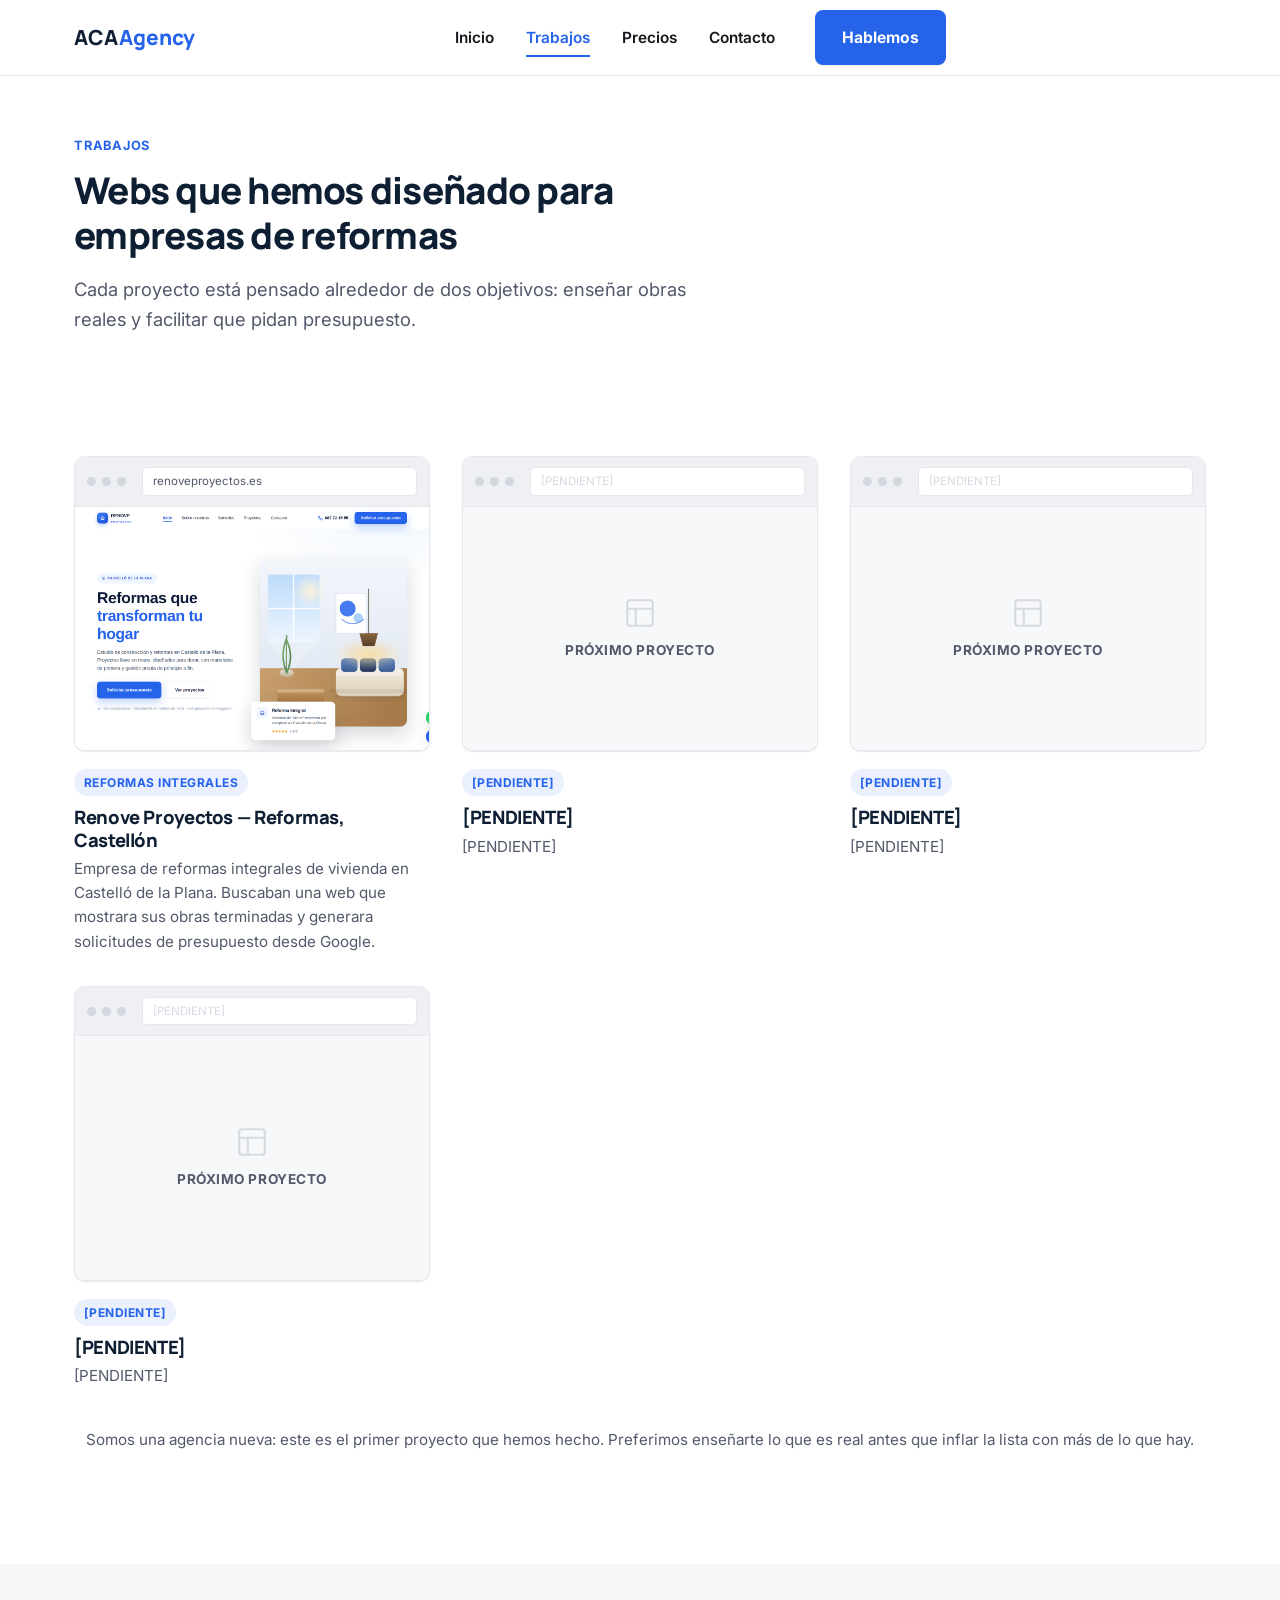
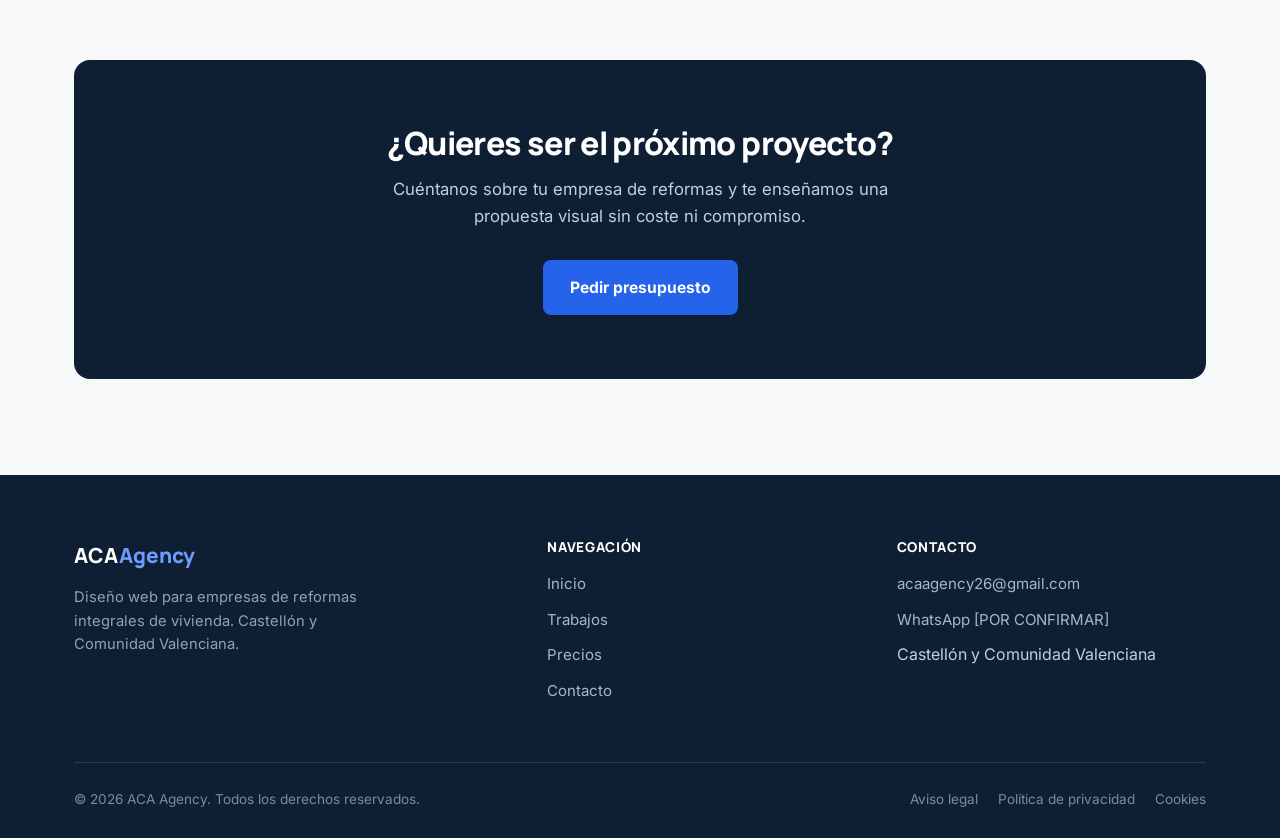
<file: agencia/trabajos.html>
<!DOCTYPE html>
<html lang="es">
<head>
<meta charset="UTF-8">
<meta name="viewport" content="width=device-width, initial-scale=1.0">
<title>Trabajos — Webs para empresas de reformas | ACA Agency</title>
<meta name="description" content="Proyectos de diseño web para empresas de reformas realizados por ACA Agency en Castellón y la Comunidad Valenciana.">
<link rel="canonical" href="trabajos.html">
<link rel="icon" href="data:image/svg+xml,<svg xmlns=%22http://www.w3.org/2000/svg%22 viewBox=%220 0 100 100%22><rect width=%22100%22 height=%22100%22 rx=%2222%22 fill=%22%230f1f33%22/><text x=%2250%22 y=%2268%22 font-size=%2254%22 font-weight=%22800%22 text-anchor=%22middle%22 fill=%22%232563eb%22 font-family=%22Arial,sans-serif%22>A</text></svg>">
<link rel="preconnect" href="https://fonts.googleapis.com">
<link rel="preconnect" href="https://fonts.gstatic.com" crossorigin>
<link href="https://fonts.googleapis.com/css2?family=Inter:wght@400;500;600;700&family=Manrope:wght@700;800&display=swap" rel="stylesheet">
<link rel="stylesheet" href="css/styles.css">
</head>
<body>

<header class="site-header">
  <div class="container">
    <a href="index.html" class="logo">ACA <span>Agency</span></a>
    <nav class="main-nav" id="main-nav">
      <ul>
        <li><a href="index.html">Inicio</a></li>
        <li><a href="trabajos.html" aria-current="page">Trabajos</a></li>
        <li><a href="precios.html">Precios</a></li>
        <li><a href="contacto.html">Contacto</a></li>
      </ul>
      <div class="header-actions">
        <a href="contacto.html" class="btn btn-primary">Hablemos</a>
      </div>
    </nav>
    <div class="header-actions">
      <button class="nav-toggle" aria-label="Abrir menú" aria-expanded="false"><span></span></button>
    </div>
  </div>
</header>

<main>

  <section class="page-hero">
    <div class="container">
      <p class="eyebrow">Trabajos</p>
      <h1>Webs que hemos diseñado para empresas de reformas</h1>
      <p class="lead">Cada proyecto está pensado alrededor de dos objetivos: enseñar obras reales y facilitar que pidan presupuesto.</p>
    </div>
  </section>

  <section>
    <div class="container">
      <div class="projects-grid">

        <article class="project-card">
          <div class="browser-frame">
            <div class="browser-bar">
              <span></span><span></span><span></span>
              <div class="url">renoveproyectos.es</div>
            </div>
            <div class="browser-body">
              <img src="assets/renove-desktop.png" alt="Web de Renove Proyectos, empresa de reformas en Castellón">
            </div>
          </div>
          <div class="project-info">
            <span class="tag">Reformas integrales</span>
            <h3>Renove Proyectos — Reformas, Castellón</h3>
            <p>Empresa de reformas integrales de vivienda en Castelló de la Plana. Buscaban una web que mostrara sus obras terminadas y generara solicitudes de presupuesto desde Google.</p>
          </div>
        </article>

        <article class="project-card pending">
          <div class="browser-frame">
            <div class="browser-bar">
              <span></span><span></span><span></span>
              <div class="url">[PENDIENTE]</div>
            </div>
            <div class="browser-body">
              <div class="placeholder-mark">
                <svg viewBox="0 0 24 24" fill="none" stroke="currentColor" stroke-width="1.5"><rect x="3" y="3" width="18" height="18" rx="2"/><path d="M3 9h18M9 21V9"/></svg>
                Próximo proyecto
              </div>
            </div>
          </div>
          <div class="project-info">
            <span class="tag">[PENDIENTE]</span>
            <h3>[PENDIENTE]</h3>
            <p>[PENDIENTE]</p>
          </div>
        </article>

        <article class="project-card pending">
          <div class="browser-frame">
            <div class="browser-bar">
              <span></span><span></span><span></span>
              <div class="url">[PENDIENTE]</div>
            </div>
            <div class="browser-body">
              <div class="placeholder-mark">
                <svg viewBox="0 0 24 24" fill="none" stroke="currentColor" stroke-width="1.5"><rect x="3" y="3" width="18" height="18" rx="2"/><path d="M3 9h18M9 21V9"/></svg>
                Próximo proyecto
              </div>
            </div>
          </div>
          <div class="project-info">
            <span class="tag">[PENDIENTE]</span>
            <h3>[PENDIENTE]</h3>
            <p>[PENDIENTE]</p>
          </div>
        </article>

        <article class="project-card pending">
          <div class="browser-frame">
            <div class="browser-bar">
              <span></span><span></span><span></span>
              <div class="url">[PENDIENTE]</div>
            </div>
            <div class="browser-body">
              <div class="placeholder-mark">
                <svg viewBox="0 0 24 24" fill="none" stroke="currentColor" stroke-width="1.5"><rect x="3" y="3" width="18" height="18" rx="2"/><path d="M3 9h18M9 21V9"/></svg>
                Próximo proyecto
              </div>
            </div>
          </div>
          <div class="project-info">
            <span class="tag">[PENDIENTE]</span>
            <h3>[PENDIENTE]</h3>
            <p>[PENDIENTE]</p>
          </div>
        </article>

      </div>

      <p class="projects-note">Somos una agencia nueva: este es el primer proyecto que hemos hecho. Preferimos enseñarte lo que es real antes que inflar la lista con más de lo que hay.</p>
    </div>
  </section>

  <section class="alt">
    <div class="container">
      <div class="cta-band">
        <h2>¿Quieres ser el próximo proyecto?</h2>
        <p>Cuéntanos sobre tu empresa de reformas y te enseñamos una propuesta visual sin coste ni compromiso.</p>
        <div class="btn-actions">
          <a href="contacto.html" class="btn btn-primary">Pedir presupuesto</a>
        </div>
      </div>
    </div>
  </section>

</main>

<footer class="site-footer">
  <div class="container">
    <div class="footer-grid">
      <div class="footer-brand">
        <a href="index.html" class="logo">ACA <span>Agency</span></a>
        <p>Diseño web para empresas de reformas integrales de vivienda. Castellón y Comunidad Valenciana.</p>
      </div>
      <div class="footer-col">
        <h4>Navegación</h4>
        <ul>
          <li><a href="index.html">Inicio</a></li>
          <li><a href="trabajos.html">Trabajos</a></li>
          <li><a href="precios.html">Precios</a></li>
          <li><a href="contacto.html">Contacto</a></li>
        </ul>
      </div>
      <div class="footer-col">
        <h4>Contacto</h4>
        <ul>
          <li><a href="mailto:acaagency26@gmail.com">acaagency26@gmail.com</a></li>
          <li><a href="https://wa.me/34000000000" target="_blank" rel="noopener">WhatsApp [POR CONFIRMAR]</a></li>
          <li><span>Castellón y Comunidad Valenciana</span></li>
        </ul>
      </div>
    </div>
    <div class="footer-bottom">
      <span>&copy; 2026 ACA Agency. Todos los derechos reservados.</span>
      <div class="legal-links">
        <a href="aviso-legal.html">Aviso legal</a>
        <a href="privacidad.html">Política de privacidad</a>
        <a href="cookies.html">Cookies</a>
      </div>
    </div>
  </div>
</footer>

<script src="js/main.js"></script>
</body>
</html>
</file>
<file: styles.css>
/* ===========================================================
   ACA Agency — hoja de estilos
   =========================================================== */

:root {
  --ink: #10182b;
  --text: #3a4256;
  --muted: #6b7385;
  --faint: #97a0b3;

  --bg: #ffffff;
  --bg-alt: #f4f6fa;
  --bg-dark: #0d1526;
  --bg-dark-soft: #16213a;

  --border: #e3e7ee;
  --border-dark: #263155;

  --accent: #2554d9;
  --accent-dark: #1c3fa8;
  --accent-soft: #eaf0fd;
  --accent-ink: #12297a;

  --whatsapp: #23b757;

  --radius-sm: 8px;
  --radius: 14px;
  --radius-lg: 20px;

  --shadow-sm: 0 1px 2px rgba(16, 24, 43, 0.06), 0 1px 1px rgba(16, 24, 43, 0.04);
  --shadow: 0 8px 24px rgba(16, 24, 43, 0.08);
  --shadow-lg: 0 20px 48px rgba(16, 24, 43, 0.14);

  --container: 1180px;
}

* {
  box-sizing: border-box;
}

html {
  scroll-behavior: smooth;
}

body {
  margin: 0;
  font-family: "Inter", -apple-system, BlinkMacSystemFont, "Segoe UI", Roboto, Arial, sans-serif;
  color: var(--text);
  background: var(--bg);
  -webkit-font-smoothing: antialiased;
  line-height: 1.55;
}

img, svg {
  max-width: 100%;
  display: block;
}

a {
  color: inherit;
  text-decoration: none;
}

ul {
  margin: 0;
  padding: 0;
  list-style: none;
}

h1, h2, h3, h4 {
  color: var(--ink);
  font-weight: 700;
  line-height: 1.18;
  margin: 0;
  letter-spacing: -0.01em;
}

p {
  margin: 0;
}

button {
  font-family: inherit;
}

.container {
  width: 100%;
  max-width: var(--container);
  margin: 0 auto;
  padding: 0 24px;
}

.visually-hidden {
  position: absolute;
  width: 1px;
  height: 1px;
  overflow: hidden;
  clip: rect(0 0 0 0);
  white-space: nowrap;
}

/* ---------- Eyebrow / badges ---------- */

.eyebrow {
  display: inline-flex;
  align-items: center;
  gap: 8px;
  font-size: 13px;
  font-weight: 600;
  letter-spacing: 0.02em;
  color: var(--accent-ink);
  background: var(--accent-soft);
  border-radius: 999px;
  padding: 8px 16px;
}

.eyebrow svg {
  width: 15px;
  height: 15px;
  flex-shrink: 0;
}

/* ---------- Buttons ---------- */

.btn {
  display: inline-flex;
  align-items: center;
  justify-content: center;
  gap: 8px;
  padding: 14px 26px;
  border-radius: var(--radius-sm);
  font-weight: 600;
  font-size: 15.5px;
  border: 1px solid transparent;
  cursor: pointer;
  transition: transform 0.15s ease, box-shadow 0.15s ease, background-color 0.15s ease, border-color 0.15s ease, color 0.15s ease;
  white-space: nowrap;
}

.btn-primary {
  background: var(--accent);
  color: #fff;
  box-shadow: 0 1px 2px rgba(37, 84, 217, 0.15);
}

.btn-primary:hover {
  background: var(--accent-dark);
  box-shadow: 0 8px 20px rgba(37, 84, 217, 0.28);
}

.btn-secondary {
  background: #fff;
  color: var(--ink);
  border-color: var(--border);
}

.btn-secondary:hover {
  border-color: var(--accent);
  color: var(--accent-dark);
}

.btn-ghost-light {
  background: transparent;
  color: #fff;
  border-color: rgba(255, 255, 255, 0.28);
}

.btn-ghost-light:hover {
  border-color: #fff;
  background: rgba(255, 255, 255, 0.08);
}

.btn-block {
  width: 100%;
}

.btn svg {
  width: 18px;
  height: 18px;
}

/* ---------- Header ---------- */

.site-header {
  position: sticky;
  top: 0;
  z-index: 100;
  background: #ffffff;
  border-bottom: 1px solid var(--border);
}

.site-header .container {
  display: flex;
  align-items: center;
  justify-content: space-between;
  height: 76px;
}

.brand {
  display: flex;
  align-items: center;
  gap: 10px;
  font-weight: 800;
  font-size: 19px;
  color: var(--ink);
}

.brand-mark {
  width: 36px;
  height: 36px;
  border-radius: 9px;
  background: var(--ink);
  color: #fff;
  display: flex;
  align-items: center;
  justify-content: center;
  font-size: 15px;
  font-weight: 800;
  letter-spacing: -0.02em;
}

.brand-name span {
  color: var(--accent);
}

.site-nav {
  display: flex;
  align-items: center;
  gap: 40px;
}

.nav-links {
  display: flex;
  align-items: center;
  gap: 32px;
}

.nav-links a {
  font-size: 15px;
  font-weight: 500;
  color: var(--text);
  padding: 6px 0;
  border-bottom: 2px solid transparent;
  transition: color 0.15s ease, border-color 0.15s ease;
}

.nav-links a:hover,
.nav-links a[aria-current="page"] {
  color: var(--ink);
  border-color: var(--accent);
}

.header-actions {
  display: flex;
  align-items: center;
  gap: 18px;
}

.nav-toggle {
  display: none;
  width: 42px;
  height: 42px;
  align-items: center;
  justify-content: center;
  background: transparent;
  border: 1px solid var(--border);
  border-radius: var(--radius-sm);
  cursor: pointer;
  flex-shrink: 0;
}

.nav-toggle svg {
  width: 20px;
  height: 20px;
}

.nav-toggle .icon-close {
  display: none;
}

/* ---------- Hero ---------- */

.hero {
  padding: 76px 0 96px;
  overflow: hidden;
}

.hero .container {
  display: grid;
  grid-template-columns: 1.05fr 0.95fr;
  gap: 56px;
  align-items: center;
}

.hero h1 {
  font-size: 48px;
  margin-top: 20px;
}

.hero-sub {
  font-size: 19px;
  color: var(--muted);
  margin-top: 18px;
  font-weight: 500;
}

.hero-actions {
  display: flex;
  gap: 14px;
  margin-top: 32px;
  flex-wrap: wrap;
}

.hero-trust {
  display: flex;
  flex-wrap: wrap;
  gap: 8px 22px;
  margin-top: 28px;
}

.hero-trust li {
  display: flex;
  align-items: center;
  gap: 7px;
  font-size: 14px;
  color: var(--muted);
  font-weight: 500;
}

.hero-trust svg {
  width: 16px;
  height: 16px;
  color: var(--accent);
  flex-shrink: 0;
}

/* ---------- Hero mockup illustration ---------- */

.hero-visual {
  position: relative;
}

.mockup-stage {
  position: relative;
  width: 100%;
}

.mockup-laptop {
  width: 100%;
  filter: drop-shadow(0 24px 40px rgba(16, 24, 43, 0.18));
}

.mockup-phone {
  position: absolute;
  right: -4%;
  bottom: -8%;
  width: 30%;
  filter: drop-shadow(0 18px 30px rgba(16, 24, 43, 0.2));
}

/* ---------- Page hero (interior pages) ---------- */

.page-hero {
  padding: 64px 0 56px;
  border-bottom: 1px solid var(--border);
  background: var(--bg-alt);
}

.page-hero h1 {
  font-size: 40px;
  max-width: 720px;
}

.page-hero .hero-sub {
  max-width: 640px;
}

/* ---------- Sections ---------- */

.section {
  padding: 96px 0;
}

.section-alt {
  background: var(--bg-alt);
}

.section-dark {
  background: var(--bg-dark);
  color: rgba(255, 255, 255, 0.78);
}

.section-dark h2,
.section-dark h3 {
  color: #fff;
}

.section-head {
  max-width: 680px;
  margin: 0 0 48px;
}

.section-head.center {
  margin-left: auto;
  margin-right: auto;
  text-align: center;
}

.section-head h2 {
  font-size: 34px;
  margin-top: 14px;
}

.section-head p {
  font-size: 17px;
  color: var(--muted);
  margin-top: 14px;
}

.section-dark .section-head p {
  color: rgba(255, 255, 255, 0.62);
}

/* ---------- About / specialization ---------- */

.about-grid {
  display: grid;
  grid-template-columns: 1fr 1fr;
  gap: 56px;
  align-items: start;
}

.about-grid h2 {
  font-size: 32px;
}

.about-copy p {
  font-size: 16.5px;
  color: var(--text);
}

.about-copy p + p {
  margin-top: 18px;
}

/* ---------- Feature grid ---------- */

.feature-grid {
  display: grid;
  grid-template-columns: repeat(3, 1fr);
  gap: 28px;
}

.feature-card {
  background: #fff;
  border: 1px solid var(--border);
  border-radius: var(--radius);
  padding: 30px 26px;
  box-shadow: var(--shadow-sm);
}

.feature-icon {
  width: 46px;
  height: 46px;
  border-radius: 11px;
  background: var(--accent-soft);
  color: var(--accent);
  display: flex;
  align-items: center;
  justify-content: center;
  margin-bottom: 18px;
}

.feature-icon svg {
  width: 24px;
  height: 24px;
}

.feature-card h3 {
  font-size: 17.5px;
}

.feature-card p {
  margin-top: 8px;
  font-size: 15px;
  color: var(--muted);
}

/* ---------- Steps ---------- */

.steps-grid {
  display: grid;
  grid-template-columns: repeat(4, 1fr);
  gap: 28px;
  counter-reset: step;
}

.step-card {
  position: relative;
  padding-top: 8px;
}

.step-num {
  display: inline-flex;
  align-items: center;
  justify-content: center;
  width: 40px;
  height: 40px;
  border-radius: 50%;
  background: var(--ink);
  color: #fff;
  font-weight: 700;
  font-size: 15px;
  margin-bottom: 18px;
}

.step-card h3 {
  font-size: 16.5px;
  margin-bottom: 8px;
}

.step-card p {
  font-size: 14.5px;
  color: var(--muted);
}

.steps-grid .step-card:not(:last-child)::after {
  content: "";
  position: absolute;
  top: 20px;
  left: calc(100% + 14px);
  width: calc(28px - 14px);
  border-top: 2px dashed var(--border);
}

/* ---------- CTA band ---------- */

.cta-band {
  background: var(--bg-dark);
  border-radius: var(--radius-lg);
  padding: 56px;
  display: flex;
  align-items: center;
  justify-content: space-between;
  gap: 32px;
  flex-wrap: wrap;
}

.cta-band h2 {
  color: #fff;
  font-size: 30px;
  max-width: 480px;
}

.cta-band p {
  color: rgba(255, 255, 255, 0.62);
  margin-top: 10px;
  font-size: 15.5px;
}

.cta-band-actions {
  display: flex;
  gap: 14px;
  flex-wrap: wrap;
}

/* ---------- Footer ---------- */

.site-footer {
  background: var(--bg-dark);
  color: rgba(255, 255, 255, 0.6);
  padding: 72px 0 0;
}

.footer-grid {
  display: grid;
  grid-template-columns: 1.4fr 1fr 1fr;
  gap: 48px;
  padding-bottom: 48px;
  border-bottom: 1px solid var(--border-dark);
}

.footer-brand .brand {
  color: #fff;
}

.footer-brand .brand-mark {
  background: var(--accent);
}

.footer-brand p {
  margin-top: 16px;
  font-size: 14.5px;
  max-width: 320px;
  color: rgba(255, 255, 255, 0.5);
}

.footer-col h4 {
  color: #fff;
  font-size: 14px;
  text-transform: uppercase;
  letter-spacing: 0.04em;
  margin-bottom: 18px;
}

.footer-col li + li {
  margin-top: 12px;
}

.footer-col a,
.footer-col span {
  font-size: 14.5px;
  color: rgba(255, 255, 255, 0.62);
}

.footer-col a:hover {
  color: #fff;
}

.footer-legal {
  padding: 26px 0 30px;
  display: flex;
  justify-content: space-between;
  gap: 16px;
  flex-wrap: wrap;
  font-size: 13px;
  color: rgba(255, 255, 255, 0.4);
}

.pending {
  color: rgba(255, 255, 255, 0.38);
  font-style: italic;
}

/* ---------- Trabajos (portfolio) ---------- */

.work-grid {
  display: grid;
  grid-template-columns: repeat(2, 1fr);
  gap: 28px;
}

.work-card {
  border: 1px solid var(--border);
  border-radius: var(--radius);
  overflow: hidden;
  background: #fff;
  box-shadow: var(--shadow-sm);
}

.work-thumb {
  aspect-ratio: 16 / 10;
  overflow: hidden;
  background: var(--bg-alt);
  border-bottom: 1px solid var(--border);
}

.work-thumb img {
  width: 100%;
  height: 100%;
  object-fit: cover;
  object-position: top;
}

.work-body {
  padding: 24px 26px 26px;
}

.work-tag {
  font-size: 12.5px;
  font-weight: 600;
  letter-spacing: 0.03em;
  text-transform: uppercase;
  color: var(--accent-ink);
}

.work-body h3 {
  font-size: 19px;
  margin-top: 8px;
}

.work-body p {
  font-size: 14.5px;
  color: var(--muted);
  margin-top: 8px;
}

.work-card.is-pending {
  border-style: dashed;
  box-shadow: none;
}

.work-card.is-pending .work-thumb {
  display: flex;
  align-items: center;
  justify-content: center;
  color: var(--faint);
}

.work-card.is-pending .work-thumb svg {
  width: 44px;
  height: 44px;
}

.pending-badge {
  display: inline-flex;
  align-items: center;
  font-size: 12px;
  font-weight: 700;
  letter-spacing: 0.03em;
  text-transform: uppercase;
  color: var(--faint);
  background: var(--bg-alt);
  border-radius: 999px;
  padding: 5px 12px;
}

.work-card.is-pending h3 {
  color: var(--faint);
}

.honesty-note {
  display: flex;
  gap: 12px;
  align-items: flex-start;
  background: var(--accent-soft);
  border-radius: var(--radius);
  padding: 20px 24px;
  margin-top: 40px;
}

.honesty-note svg {
  width: 20px;
  height: 20px;
  color: var(--accent);
  flex-shrink: 0;
  margin-top: 2px;
}

.honesty-note p {
  font-size: 14.5px;
  color: var(--accent-ink);
}

/* ---------- Precios ---------- */

.pricing-grid {
  display: grid;
  grid-template-columns: repeat(3, 1fr);
  gap: 28px;
  align-items: stretch;
}

.price-card {
  border: 1px solid var(--border);
  border-radius: var(--radius-lg);
  padding: 36px 30px;
  background: #fff;
  display: flex;
  flex-direction: column;
  box-shadow: var(--shadow-sm);
}

.price-card.is-featured {
  border-color: var(--ink);
  box-shadow: var(--shadow-lg);
  position: relative;
}

.price-badge {
  position: absolute;
  top: -13px;
  left: 30px;
  background: var(--ink);
  color: #fff;
  font-size: 12px;
  font-weight: 700;
  letter-spacing: 0.03em;
  text-transform: uppercase;
  padding: 6px 14px;
  border-radius: 999px;
}

.price-card h3 {
  font-size: 19px;
}

.price-card .price {
  margin-top: 14px;
  display: flex;
  align-items: baseline;
  gap: 6px;
}

.price-from {
  font-size: 14px;
  color: var(--muted);
  font-weight: 500;
}

.price-amount {
  font-size: 36px;
  font-weight: 800;
  color: var(--ink);
  letter-spacing: -0.02em;
}

.price-period {
  font-size: 14px;
  color: var(--muted);
  font-weight: 500;
}

.price-desc {
  margin-top: 10px;
  font-size: 14.5px;
  color: var(--muted);
}

.price-list {
  margin-top: 24px;
  flex-grow: 1;
}

.price-list li {
  display: flex;
  align-items: flex-start;
  gap: 10px;
  font-size: 14.5px;
  color: var(--text);
}

.price-list li + li {
  margin-top: 12px;
}

.price-list svg {
  width: 18px;
  height: 18px;
  color: var(--accent);
  flex-shrink: 0;
  margin-top: 1px;
}

.price-card .btn {
  margin-top: 28px;
}

.pricing-note {
  display: flex;
  gap: 12px;
  align-items: flex-start;
  margin-top: 40px;
  padding: 20px 24px;
  border-radius: var(--radius);
  background: var(--bg-alt);
}

.pricing-note svg {
  width: 20px;
  height: 20px;
  color: var(--muted);
  flex-shrink: 0;
  margin-top: 2px;
}

.pricing-note p {
  font-size: 14.5px;
  color: var(--muted);
}

/* ---------- FAQ ---------- */

.faq-list {
  max-width: 780px;
  margin: 0 auto;
}

.faq-item {
  border-bottom: 1px solid var(--border);
  padding: 6px 0;
}

.faq-item summary {
  display: flex;
  align-items: center;
  justify-content: space-between;
  gap: 20px;
  padding: 18px 4px;
  font-weight: 600;
  font-size: 16px;
  color: var(--ink);
  cursor: pointer;
  list-style: none;
}

.faq-item summary::-webkit-details-marker {
  display: none;
}

.faq-item summary svg {
  width: 18px;
  height: 18px;
  color: var(--muted);
  flex-shrink: 0;
  transition: transform 0.2s ease;
}

.faq-item[open] summary svg {
  transform: rotate(45deg);
}

.faq-item p {
  font-size: 15px;
  color: var(--muted);
  padding: 0 4px 20px;
  max-width: 620px;
}

/* ---------- Contacto ---------- */

.contact-grid {
  display: grid;
  grid-template-columns: 0.85fr 1.15fr;
  gap: 48px;
  align-items: start;
}

.contact-info {
  background: var(--bg-alt);
  border-radius: var(--radius-lg);
  padding: 36px 32px;
}

.contact-info h3 {
  font-size: 19px;
  margin-bottom: 22px;
}

.contact-row {
  display: flex;
  gap: 14px;
  align-items: flex-start;
}

.contact-row + .contact-row {
  margin-top: 20px;
}

.contact-row .icon-box {
  width: 40px;
  height: 40px;
  border-radius: 10px;
  background: #fff;
  border: 1px solid var(--border);
  color: var(--accent);
  display: flex;
  align-items: center;
  justify-content: center;
  flex-shrink: 0;
}

.contact-row .icon-box svg {
  width: 19px;
  height: 19px;
}

.contact-row .label {
  font-size: 12.5px;
  text-transform: uppercase;
  letter-spacing: 0.03em;
  color: var(--faint);
  font-weight: 600;
}

.contact-row .value {
  font-size: 15.5px;
  font-weight: 600;
  color: var(--ink);
  margin-top: 3px;
}

.contact-row .value a:hover {
  color: var(--accent);
}

.contact-row .value.is-pending {
  font-weight: 500;
  font-style: italic;
  color: var(--muted);
}

.contact-form {
  background: #fff;
  border: 1px solid var(--border);
  border-radius: var(--radius-lg);
  padding: 40px;
  box-shadow: var(--shadow-sm);
}

.form-row {
  display: grid;
  grid-template-columns: 1fr 1fr;
  gap: 18px;
}

.form-field {
  margin-bottom: 18px;
}

.form-field label {
  display: block;
  font-size: 13.5px;
  font-weight: 600;
  color: var(--ink);
  margin-bottom: 7px;
}

.form-field input,
.form-field textarea {
  width: 100%;
  border: 1px solid var(--border);
  border-radius: var(--radius-sm);
  padding: 12px 14px;
  font-family: inherit;
  font-size: 15px;
  color: var(--ink);
  background: #fff;
  transition: border-color 0.15s ease, box-shadow 0.15s ease;
}

.form-field input:focus,
.form-field textarea:focus {
  outline: none;
  border-color: var(--accent);
  box-shadow: 0 0 0 3px var(--accent-soft);
}

.form-field textarea {
  resize: vertical;
  min-height: 120px;
}

.form-note {
  font-size: 13px;
  color: var(--muted);
  margin-top: 14px;
}

/* ---------- Utility: pending icon color ---------- */

.text-pending {
  color: var(--faint);
  font-style: italic;
}

/* ===========================================================
   Responsive
   =========================================================== */

@media (max-width: 980px) {
  .hero .container {
    grid-template-columns: 1fr;
  }

  .hero-visual {
    order: -1;
    max-width: 460px;
    margin: 0 auto;
  }

  .about-grid,
  .contact-grid {
    grid-template-columns: 1fr;
  }

  .feature-grid {
    grid-template-columns: repeat(2, 1fr);
  }

  .steps-grid {
    grid-template-columns: repeat(2, 1fr);
    row-gap: 40px;
  }

  .steps-grid .step-card::after {
    display: none;
  }

  .pricing-grid {
    grid-template-columns: 1fr;
    max-width: 460px;
    margin: 0 auto;
  }

  .footer-grid {
    grid-template-columns: 1fr;
    gap: 32px;
  }
}

@media (max-width: 860px) {
  .nav-toggle {
    display: flex;
  }

  .site-nav {
    position: fixed;
    inset: 76px 0 0 0;
    background: #fff;
    flex-direction: column;
    align-items: stretch;
    justify-content: flex-start;
    padding: 28px 24px;
    gap: 28px;
    transform: translateX(100%);
    transition: transform 0.25s ease;
    overflow-y: auto;
  }

  .site-nav.is-open {
    transform: translateX(0);
  }

  .nav-toggle.is-open .icon-menu {
    display: none;
  }

  .nav-toggle.is-open .icon-close {
    display: block;
  }

  .nav-links {
    flex-direction: column;
    align-items: flex-start;
    gap: 6px;
    width: 100%;
  }

  .nav-links a {
    width: 100%;
    padding: 14px 4px;
    border-bottom: 1px solid var(--border);
  }

  .header-actions {
    width: 100%;
  }

  .header-actions .btn {
    width: 100%;
  }
}

@media (max-width: 640px) {
  .container {
    padding: 0 20px;
  }

  .section {
    padding: 64px 0;
  }

  .hero {
    padding: 44px 0 56px;
  }

  .hero h1 {
    font-size: 34px;
  }

  .hero-sub {
    font-size: 17px;
  }

  .page-hero {
    padding: 44px 0 40px;
  }

  .page-hero h1 {
    font-size: 30px;
  }

  .section-head h2 {
    font-size: 27px;
  }

  .about-grid h2 {
    font-size: 26px;
  }

  .feature-grid {
    grid-template-columns: 1fr;
  }

  .steps-grid {
    grid-template-columns: 1fr;
  }

  .work-grid {
    grid-template-columns: 1fr;
  }

  .cta-band {
    padding: 40px 26px;
    text-align: left;
  }

  .cta-band-actions {
    width: 100%;
  }

  .cta-band-actions .btn {
    flex: 1;
  }

  .form-row {
    grid-template-columns: 1fr;
  }

  .contact-form {
    padding: 28px 22px;
  }

  .contact-info {
    padding: 28px 24px;
  }

  .footer-legal {
    flex-direction: column;
    gap: 6px;
  }
}
</file>
<file: agencia/css/styles.css>
/* ==========================================================================
   ACA Agency — hoja de estilos compartida
   ========================================================================== */

:root {
  --bg: #ffffff;
  --bg-alt: #f7f8fa;
  --text: #16181d;
  --text-muted: #52596b;
  --heading: #0f1f33;
  --accent: #2563eb;
  --accent-dark: #1d4ed8;
  --accent-soft: #eaf0fe;
  --border: #e6e8ee;
  --border-strong: #d7dae3;
  --radius-sm: 8px;
  --radius-md: 10px;
  --radius-lg: 16px;
  --shadow-sm: 0 1px 2px rgba(15, 31, 51, 0.06), 0 1px 1px rgba(15, 31, 51, 0.04);
  --shadow-md: 0 8px 24px rgba(15, 31, 51, 0.08), 0 2px 6px rgba(15, 31, 51, 0.05);
  --shadow-lg: 0 24px 48px -12px rgba(15, 31, 51, 0.18);
  --container: 1180px;
  --header-h: 76px;
}

* { box-sizing: border-box; }
html { scroll-behavior: smooth; }

body {
  margin: 0;
  font-family: "Inter", -apple-system, BlinkMacSystemFont, "Segoe UI", sans-serif;
  color: var(--text);
  background: var(--bg);
  line-height: 1.6;
  font-size: 16px;
  -webkit-font-smoothing: antialiased;
}

h1, h2, h3, h4 {
  font-family: "Manrope", "Inter", sans-serif;
  color: var(--heading);
  margin: 0 0 0.5em;
  line-height: 1.2;
  font-weight: 800;
  letter-spacing: -0.02em;
}

p { margin: 0 0 1em; color: var(--text); }
p.lead { font-size: 1.15rem; color: var(--text-muted); }

a { color: inherit; text-decoration: none; }

img { max-width: 100%; display: block; }

ul { margin: 0; padding: 0; list-style: none; }

button, input, textarea, select { font-family: inherit; font-size: inherit; }

.container {
  max-width: var(--container);
  margin: 0 auto;
  padding: 0 24px;
}

section { padding: 96px 0; }
section.alt { background: var(--bg-alt); }
section.tight { padding: 64px 0; }

@media (max-width: 900px) {
  section { padding: 64px 0; }
}

.eyebrow {
  display: inline-flex;
  align-items: center;
  gap: 8px;
  font-size: 0.8rem;
  font-weight: 700;
  letter-spacing: 0.06em;
  text-transform: uppercase;
  color: var(--accent);
  margin-bottom: 14px;
}

.section-head {
  max-width: 680px;
  margin: 0 0 48px;
}
.section-head.center { margin-left: auto; margin-right: auto; text-align: center; }

.section-head h2 { font-size: 2.1rem; }
.section-head p { color: var(--text-muted); font-size: 1.05rem; }

@media (max-width: 640px) {
  .section-head h2 { font-size: 1.7rem; }
}

/* ---------- Buttons ---------- */
.btn {
  display: inline-flex;
  align-items: center;
  justify-content: center;
  gap: 8px;
  padding: 14px 26px;
  border-radius: var(--radius-sm);
  font-weight: 700;
  font-size: 0.98rem;
  border: 1.5px solid transparent;
  cursor: pointer;
  transition: transform 0.15s ease, box-shadow 0.15s ease, background 0.15s ease, border-color 0.15s ease, color 0.15s ease;
  white-space: nowrap;
}
.btn-primary {
  background: var(--accent);
  color: #fff;
  box-shadow: var(--shadow-sm);
}
.btn-primary:hover { background: var(--accent-dark); box-shadow: var(--shadow-md); transform: translateY(-1px); }

.btn-secondary {
  background: #fff;
  color: var(--heading);
  border-color: var(--border-strong);
}
.btn-secondary:hover { border-color: var(--accent); color: var(--accent); transform: translateY(-1px); }

.btn-ghost {
  background: transparent;
  color: var(--accent);
  padding-left: 4px;
  padding-right: 4px;
}
.btn-ghost:hover { color: var(--accent-dark); }

.btn-block { width: 100%; }
.btn svg { width: 18px; height: 18px; flex-shrink: 0; }

/* ---------- Header ---------- */
.site-header {
  position: sticky;
  top: 0;
  z-index: 100;
  border-bottom: 1px solid var(--border);
  height: var(--header-h);
}
.site-header::before {
  content: "";
  position: absolute;
  inset: 0;
  z-index: -1;
  background: rgba(255, 255, 255, 0.92);
  backdrop-filter: saturate(180%) blur(10px);
}
.site-header .container {
  height: 100%;
  display: flex;
  align-items: center;
  justify-content: space-between;
}

.logo {
  font-family: "Manrope", sans-serif;
  font-weight: 800;
  font-size: 1.3rem;
  color: var(--heading);
  letter-spacing: -0.01em;
  display: flex;
  align-items: baseline;
  gap: 2px;
}
.logo span { color: var(--accent); }

.main-nav {
  display: flex;
  align-items: center;
  gap: 40px;
}
.main-nav ul { display: flex; gap: 32px; }
.main-nav ul a {
  font-weight: 600;
  font-size: 0.96rem;
  color: var(--text);
  padding: 8px 0;
  border-bottom: 2px solid transparent;
  transition: color 0.15s ease, border-color 0.15s ease;
}
.main-nav ul a:hover, .main-nav ul a[aria-current="page"] {
  color: var(--accent);
  border-color: var(--accent);
}

.header-actions { display: flex; align-items: center; gap: 20px; }

.nav-toggle {
  display: none;
  width: 42px;
  height: 42px;
  border-radius: var(--radius-sm);
  border: 1.5px solid var(--border-strong);
  background: #fff;
  align-items: center;
  justify-content: center;
  cursor: pointer;
}
.nav-toggle span {
  display: block;
  width: 18px;
  height: 2px;
  background: var(--heading);
  position: relative;
  transition: background 0.15s ease;
}
.nav-toggle span::before, .nav-toggle span::after {
  content: "";
  position: absolute;
  left: 0;
  width: 18px;
  height: 2px;
  background: var(--heading);
  transition: transform 0.2s ease, opacity 0.2s ease;
}
.nav-toggle span::before { top: -6px; }
.nav-toggle span::after { top: 6px; }
.nav-toggle.open span { background: transparent; }
.nav-toggle.open span::before { transform: translateY(6px) rotate(45deg); }
.nav-toggle.open span::after { transform: translateY(-6px) rotate(-45deg); }

@media (max-width: 900px) {
  .main-nav {
    position: fixed;
    inset: var(--header-h) 0 0 0;
    background: #fff;
    flex-direction: column;
    align-items: stretch;
    justify-content: flex-start;
    padding: 28px 24px;
    gap: 28px;
    transform: translateY(-8px);
    opacity: 0;
    pointer-events: none;
    transition: opacity 0.2s ease, transform 0.2s ease;
    overflow-y: auto;
  }
  .main-nav.open { opacity: 1; transform: translateY(0); pointer-events: auto; }
  .main-nav ul { flex-direction: column; gap: 4px; }
  .main-nav ul a { display: block; padding: 14px 4px; font-size: 1.05rem; border-bottom: 1px solid var(--border); }
  .main-nav .header-actions { flex-direction: column; align-items: stretch; }
  .main-nav .btn { width: 100%; }
  .nav-toggle { display: inline-flex; }
}

/* ---------- Hero ---------- */
.hero {
  padding: 72px 0 40px;
  overflow: hidden;
}
.hero .container {
  display: grid;
  grid-template-columns: 1fr;
  gap: 56px;
  align-items: center;
}
.hero-content { max-width: 620px; }
.hero h1 {
  font-size: 2.9rem;
  margin-bottom: 22px;
}
.hero .lead { font-size: 1.2rem; margin-bottom: 32px; }
.hero-actions { display: flex; gap: 14px; flex-wrap: wrap; margin-bottom: 28px; }
.hero-trust {
  display: flex;
  flex-wrap: wrap;
  gap: 10px 22px;
  font-size: 0.9rem;
  color: var(--text-muted);
  font-weight: 600;
}
.hero-trust li { display: flex; align-items: center; gap: 7px; }
.hero-trust svg { width: 16px; height: 16px; color: var(--accent); flex-shrink: 0; }

@media (min-width: 980px) {
  .hero .container { grid-template-columns: 1fr 1fr; }
  .hero h1 { font-size: 3rem; }
}

@media (max-width: 640px) {
  .hero h1 { font-size: 2.1rem; }
  .hero .lead { font-size: 1.05rem; }
}

/* ---------- Device mockup ---------- */
.device-mock {
  position: relative;
  padding: 10px 10px 60px 10px;
}
.laptop {
  background: #1b1e27;
  border-radius: 16px;
  padding: 14px 14px 0;
  box-shadow: var(--shadow-lg);
}
.laptop-screen {
  background: #fff;
  border-radius: 6px;
  overflow: hidden;
  aspect-ratio: 16 / 10;
  position: relative;
}
.laptop-screen img { width: 100%; height: 100%; object-fit: cover; object-position: top; }
.laptop-base {
  height: 16px;
  margin-top: 14px;
  background: linear-gradient(#262a35, #14161d);
  border-radius: 0 0 10px 10px;
  position: relative;
}
.laptop-base::after {
  content: "";
  position: absolute;
  left: 50%;
  top: 0;
  transform: translateX(-50%);
  width: 90px;
  height: 5px;
  background: #0e0f14;
  border-radius: 0 0 6px 6px;
}

.phone {
  position: absolute;
  right: -6px;
  bottom: 0;
  width: 150px;
  background: #1b1e27;
  border-radius: 26px;
  padding: 10px 8px;
  box-shadow: var(--shadow-lg);
}
.phone-screen {
  background: #fff;
  border-radius: 16px;
  overflow: hidden;
  aspect-ratio: 9 / 19.5;
  position: relative;
}
.phone-screen img { width: 100%; height: 100%; object-fit: cover; object-position: top; }
.phone-notch {
  position: absolute;
  top: 8px;
  left: 50%;
  transform: translateX(-50%);
  width: 46px;
  height: 5px;
  background: #0e0f14;
  border-radius: 3px;
  z-index: 2;
}

@media (max-width: 560px) {
  .phone { width: 108px; }
  .laptop { border-radius: 12px; }
}

/* ---------- Two-column text section ---------- */
.split {
  display: grid;
  grid-template-columns: 1fr;
  gap: 40px;
}
@media (min-width: 860px) {
  .split { grid-template-columns: 1fr 1fr; gap: 64px; }
}
.split h2 { font-size: 2rem; margin-bottom: 20px; }
.split p { color: var(--text-muted); font-size: 1.05rem; }
.split p:last-child { margin-bottom: 0; }

/* ---------- Feature grid ---------- */
.feature-grid {
  display: grid;
  grid-template-columns: repeat(auto-fit, minmax(260px, 1fr));
  gap: 24px;
}
.feature-card {
  background: #fff;
  border: 1px solid var(--border);
  border-radius: var(--radius-lg);
  padding: 30px 26px;
  box-shadow: var(--shadow-sm);
  transition: box-shadow 0.15s ease, transform 0.15s ease;
}
.feature-card:hover { box-shadow: var(--shadow-md); transform: translateY(-2px); }
.icon-badge {
  width: 46px;
  height: 46px;
  border-radius: var(--radius-sm);
  background: var(--accent-soft);
  color: var(--accent);
  display: flex;
  align-items: center;
  justify-content: center;
  margin-bottom: 18px;
}
.icon-badge svg { width: 24px; height: 24px; }
.feature-card h3 { font-size: 1.08rem; margin-bottom: 8px; }
.feature-card p { color: var(--text-muted); font-size: 0.96rem; margin: 0; }

/* ---------- Steps ---------- */
.steps {
  display: grid;
  grid-template-columns: repeat(auto-fit, minmax(230px, 1fr));
  gap: 32px;
  counter-reset: step;
}
.step { position: relative; padding-left: 4px; }
.step-num {
  width: 44px;
  height: 44px;
  border-radius: 50%;
  background: var(--heading);
  color: #fff;
  font-family: "Manrope", sans-serif;
  font-weight: 800;
  font-size: 1.1rem;
  display: flex;
  align-items: center;
  justify-content: center;
  margin-bottom: 18px;
}
.step h3 { font-size: 1.05rem; margin-bottom: 8px; }
.step p { color: var(--text-muted); font-size: 0.96rem; margin: 0; }

/* ---------- CTA band ---------- */
.cta-band {
  background: var(--heading);
  border-radius: var(--radius-lg);
  padding: 64px 48px;
  text-align: center;
  color: #fff;
}
.cta-band h2 { color: #fff; font-size: 2rem; margin-bottom: 14px; }
.cta-band p { color: #c4cede; font-size: 1.05rem; max-width: 520px; margin: 0 auto 30px; }
.cta-band .btn-actions { display: flex; gap: 14px; justify-content: center; flex-wrap: wrap; }
.cta-band .btn-secondary { background: transparent; color: #fff; border-color: rgba(255,255,255,0.35); }
.cta-band .btn-secondary:hover { border-color: #fff; color: #fff; }

@media (max-width: 640px) {
  .cta-band { padding: 44px 24px; }
  .cta-band h2 { font-size: 1.5rem; }
}

/* ---------- Browser-frame mockup (trabajos) ---------- */
.browser-frame {
  border-radius: var(--radius-md);
  overflow: hidden;
  border: 1px solid var(--border);
  background: #fff;
  box-shadow: var(--shadow-sm);
}
.browser-bar {
  display: flex;
  align-items: center;
  gap: 6px;
  padding: 10px 12px;
  background: #eef0f4;
  border-bottom: 1px solid var(--border);
}
.browser-bar span {
  width: 9px;
  height: 9px;
  border-radius: 50%;
  background: #d3d7e0;
}
.browser-bar .url {
  margin-left: 10px;
  flex: 1;
  background: #fff;
  border: 1px solid var(--border);
  border-radius: 5px;
  font-size: 0.72rem;
  color: var(--text-muted);
  padding: 4px 10px;
  overflow: hidden;
  white-space: nowrap;
  text-overflow: ellipsis;
}
.browser-body {
  aspect-ratio: 16 / 11;
  overflow: hidden;
  background: var(--bg-alt);
}
.browser-body img { width: 100%; height: 100%; object-fit: cover; object-position: top; }

/* ---------- Project cards ---------- */
.projects-grid {
  display: grid;
  grid-template-columns: repeat(auto-fit, minmax(280px, 1fr));
  gap: 32px;
}
.project-card { display: flex; flex-direction: column; }
.project-info { padding-top: 18px; }
.project-info .tag {
  display: inline-block;
  font-size: 0.75rem;
  font-weight: 700;
  letter-spacing: 0.04em;
  text-transform: uppercase;
  color: var(--accent);
  background: var(--accent-soft);
  padding: 4px 10px;
  border-radius: 100px;
  margin-bottom: 10px;
}
.project-info h3 { font-size: 1.15rem; margin-bottom: 6px; }
.project-info p { color: var(--text-muted); font-size: 0.95rem; margin: 0; }

.project-card.pending .browser-body {
  display: flex;
  align-items: center;
  justify-content: center;
  color: var(--text-muted);
}
.project-card.pending .browser-body .placeholder-mark {
  display: flex;
  flex-direction: column;
  align-items: center;
  gap: 10px;
  font-size: 0.85rem;
  font-weight: 700;
  letter-spacing: 0.04em;
  text-transform: uppercase;
}
.project-card.pending .browser-body svg { width: 34px; height: 34px; color: var(--border-strong); }
.project-card.pending .browser-bar .url { color: var(--border-strong); }

.projects-note {
  margin-top: 40px;
  color: var(--text-muted);
  font-size: 0.95rem;
  text-align: center;
}

/* ---------- Pricing ---------- */
.pricing-grid {
  display: grid;
  grid-template-columns: repeat(auto-fit, minmax(280px, 1fr));
  gap: 28px;
  align-items: start;
}
.price-card {
  background: #fff;
  border: 1px solid var(--border);
  border-radius: var(--radius-lg);
  padding: 38px 32px;
  box-shadow: var(--shadow-sm);
  display: flex;
  flex-direction: column;
  height: 100%;
}
.price-card.featured {
  border-color: var(--accent);
  box-shadow: var(--shadow-lg);
  position: relative;
  transform: translateY(-8px);
}
@media (max-width: 860px) {
  .price-card.featured { transform: none; }
}
.price-badge {
  position: absolute;
  top: -14px;
  left: 32px;
  background: var(--accent);
  color: #fff;
  font-size: 0.72rem;
  font-weight: 700;
  letter-spacing: 0.04em;
  text-transform: uppercase;
  padding: 6px 14px;
  border-radius: 100px;
}
.price-card h3 { font-size: 1.2rem; margin-bottom: 6px; }
.price-card .price-desc { color: var(--text-muted); font-size: 0.92rem; margin-bottom: 20px; }
.price-amount {
  font-family: "Manrope", sans-serif;
  font-weight: 800;
  color: var(--heading);
  font-size: 2.2rem;
  margin-bottom: 4px;
}
.price-amount span { font-size: 1rem; font-weight: 600; color: var(--text-muted); }
.price-from { font-size: 0.85rem; color: var(--text-muted); margin-bottom: 24px; }
.price-list { margin-bottom: 28px; flex: 1; }
.price-list li {
  display: flex;
  align-items: flex-start;
  gap: 10px;
  padding: 8px 0;
  font-size: 0.95rem;
  border-bottom: 1px solid var(--border);
}
.price-list li:last-child { border-bottom: none; }
.price-list svg { width: 18px; height: 18px; color: var(--accent); flex-shrink: 0; margin-top: 2px; }

.pricing-note {
  max-width: 760px;
  margin: 56px auto 0;
  text-align: center;
  color: var(--text-muted);
  font-size: 0.98rem;
  background: var(--bg-alt);
  border: 1px solid var(--border);
  border-radius: var(--radius-md);
  padding: 24px 28px;
}

/* ---------- FAQ ---------- */
.faq-list { max-width: 760px; margin: 0 auto; }
.faq-item {
  border-bottom: 1px solid var(--border);
}
.faq-item summary {
  cursor: pointer;
  list-style: none;
  display: flex;
  align-items: center;
  justify-content: space-between;
  gap: 16px;
  padding: 22px 4px;
  font-weight: 700;
  color: var(--heading);
  font-size: 1.02rem;
}
.faq-item summary::-webkit-details-marker { display: none; }
.faq-item summary .plus {
  width: 22px;
  height: 22px;
  flex-shrink: 0;
  border-radius: 50%;
  border: 1.5px solid var(--border-strong);
  position: relative;
}
.faq-item summary .plus::before, .faq-item summary .plus::after {
  content: "";
  position: absolute;
  background: var(--heading);
  top: 50%; left: 50%;
  transform: translate(-50%, -50%);
}
.faq-item summary .plus::before { width: 9px; height: 1.5px; }
.faq-item summary .plus::after { width: 1.5px; height: 9px; }
.faq-item[open] summary .plus::after { display: none; }
.faq-item p { padding: 0 4px 22px; color: var(--text-muted); max-width: 640px; }

/* ---------- Contact ---------- */
.contact-grid {
  display: grid;
  grid-template-columns: 1fr;
  gap: 48px;
}
@media (min-width: 900px) {
  .contact-grid { grid-template-columns: 1.2fr 0.8fr; }
}

.form-card {
  background: #fff;
  border: 1px solid var(--border);
  border-radius: var(--radius-lg);
  padding: 36px;
  box-shadow: var(--shadow-sm);
}
.form-row { display: grid; grid-template-columns: 1fr; gap: 18px; margin-bottom: 18px; }
@media (min-width: 560px) {
  .form-row.two { grid-template-columns: 1fr 1fr; }
}
.field label {
  display: block;
  font-weight: 700;
  font-size: 0.88rem;
  color: var(--heading);
  margin-bottom: 7px;
}
.field input, .field textarea {
  width: 100%;
  border: 1.5px solid var(--border-strong);
  border-radius: var(--radius-sm);
  padding: 12px 14px;
  color: var(--text);
  background: #fff;
  transition: border-color 0.15s ease, box-shadow 0.15s ease;
}
.field input:focus, .field textarea:focus {
  outline: none;
  border-color: var(--accent);
  box-shadow: 0 0 0 3px var(--accent-soft);
}
.field textarea { resize: vertical; min-height: 130px; }

.checkbox-row {
  display: flex;
  align-items: flex-start;
  gap: 10px;
  margin: 6px 0 26px;
}
.checkbox-row input { margin-top: 4px; width: 16px; height: 16px; accent-color: var(--accent); flex-shrink: 0; }
.checkbox-row label { font-size: 0.88rem; color: var(--text-muted); }
.checkbox-row a { color: var(--accent); font-weight: 600; }

.form-note {
  font-size: 0.85rem;
  color: var(--text-muted);
  margin-top: 14px;
}
.form-status {
  display: none;
  margin-top: 16px;
  padding: 12px 14px;
  border-radius: var(--radius-sm);
  font-size: 0.92rem;
  font-weight: 600;
}
.form-status.show { display: block; }
.form-status.ok { background: #e9f7ef; color: #16794a; }
.form-status.err { background: #fdecec; color: #b3261e; }

.contact-side { display: flex; flex-direction: column; gap: 20px; }
.info-card {
  background: var(--bg-alt);
  border: 1px solid var(--border);
  border-radius: var(--radius-lg);
  padding: 26px;
}
.info-card h3 { font-size: 0.98rem; margin-bottom: 14px; }
.info-row {
  display: flex;
  align-items: center;
  gap: 12px;
  padding: 10px 0;
  font-size: 0.95rem;
  font-weight: 600;
  color: var(--heading);
}
.info-row + .info-row { border-top: 1px solid var(--border); }
.info-row svg { width: 20px; height: 20px; color: var(--accent); flex-shrink: 0; }
.info-row a:hover { color: var(--accent); }

.promise-box {
  border: 1.5px dashed var(--border-strong);
  border-radius: var(--radius-lg);
  padding: 22px 24px;
  font-size: 0.92rem;
  color: var(--text-muted);
}
.promise-box strong { color: var(--heading); }

/* ---------- Footer ---------- */
.site-footer {
  background: var(--heading);
  color: #c4cede;
  padding: 64px 0 28px;
}
.footer-grid {
  display: grid;
  grid-template-columns: 1fr;
  gap: 40px;
  margin-bottom: 48px;
}
@media (min-width: 760px) {
  .footer-grid { grid-template-columns: 1.4fr 1fr 1fr; }
}
.footer-brand .logo { color: #fff; }
.footer-brand .logo span { color: #6d9bff; }
.footer-brand p { color: #93a0bb; margin-top: 14px; max-width: 320px; font-size: 0.92rem; }
.footer-col h4 {
  color: #fff;
  font-size: 0.85rem;
  text-transform: uppercase;
  letter-spacing: 0.05em;
  margin-bottom: 16px;
}
.footer-col ul li { margin-bottom: 10px; }
.footer-col a { color: #a9b4cc; font-size: 0.94rem; transition: color 0.15s ease; }
.footer-col a:hover { color: #fff; }
.footer-bottom {
  border-top: 1px solid rgba(255,255,255,0.12);
  padding-top: 26px;
  display: flex;
  flex-wrap: wrap;
  gap: 14px;
  justify-content: space-between;
  font-size: 0.85rem;
  color: #7c88a3;
}
.footer-bottom .legal-links { display: flex; gap: 20px; flex-wrap: wrap; }
.footer-bottom a { color: #7c88a3; }
.footer-bottom a:hover { color: #fff; }

/* ---------- Legal pages ---------- */
.legal-content {
  max-width: 760px;
  margin: 0 auto;
}
.legal-content h2 { font-size: 1.6rem; margin-top: 2em; }
.legal-content h2:first-child { margin-top: 0; }
.legal-content p, .legal-content li { color: var(--text-muted); }
.legal-content ul { list-style: disc; padding-left: 1.4em; margin-bottom: 1em; }
.legal-content li { margin-bottom: 6px; }

/* ---------- Page hero (interior pages) ---------- */
.page-hero { padding: 56px 0 8px; }
.page-hero .eyebrow { margin-bottom: 12px; }
.page-hero h1 { font-size: 2.3rem; max-width: 700px; }
.page-hero p.lead { max-width: 620px; }

@media (max-width: 640px) {
  .page-hero h1 { font-size: 1.8rem; }
}
</file>
